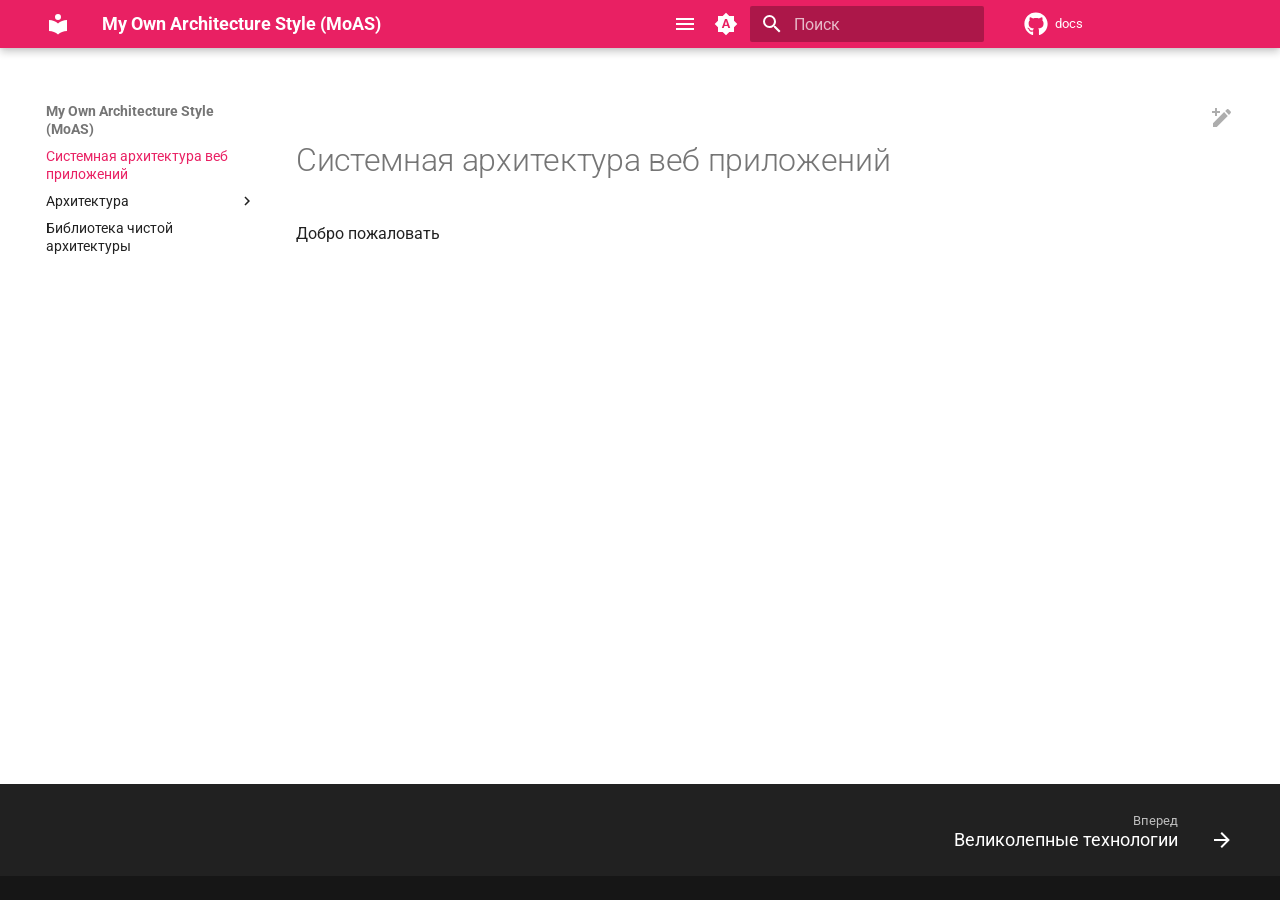
<file: index.html>
<!doctype html>
<html lang="ru" class="no-js">
  <head>
    
      <meta charset="utf-8">
      <meta name="viewport" content="width=device-width,initial-scale=1">
      
      
      
        <link rel="canonical" href="https://luferov.github.io/architecture/">
      
      
      
        <link rel="next" href="%D0%90%D1%80%D1%85%D0%B8%D1%82%D0%B5%D0%BA%D1%82%D1%83%D1%80%D0%B0/%D0%92%D0%B5%D0%BB%D0%B8%D0%BA%D0%BE%D0%BB%D0%B5%D0%BF%D0%BD%D1%8B%D0%B5%20%D1%82%D0%B5%D1%85%D0%BD%D0%BE%D0%BB%D0%BE%D0%B3%D0%B8%D0%B8/">
      
      
      <link rel="icon" href="assets/images/favicon.png">
      <meta name="generator" content="mkdocs-1.6.1, mkdocs-material-9.6.15">
    
    
      
        <title>My Own Architecture Style (MoAS)</title>
      
    
    
      <link rel="stylesheet" href="assets/stylesheets/main.342714a4.min.css">
      
        
        <link rel="stylesheet" href="assets/stylesheets/palette.06af60db.min.css">
      
      


    
    
      
    
    
      
        
        
        <link rel="preconnect" href="https://fonts.gstatic.com" crossorigin>
        <link rel="stylesheet" href="https://fonts.googleapis.com/css?family=Roboto:300,300i,400,400i,700,700i%7CRoboto+Mono:400,400i,700,700i&display=fallback">
        <style>:root{--md-text-font:"Roboto";--md-code-font:"Roboto Mono"}</style>
      
    
    
      <link rel="stylesheet" href="_theme/style.css">
    
    <script>__md_scope=new URL(".",location),__md_hash=e=>[...e].reduce(((e,_)=>(e<<5)-e+_.charCodeAt(0)),0),__md_get=(e,_=localStorage,t=__md_scope)=>JSON.parse(_.getItem(t.pathname+"."+e)),__md_set=(e,_,t=localStorage,a=__md_scope)=>{try{t.setItem(a.pathname+"."+e,JSON.stringify(_))}catch(e){}}</script>
    
      

    
    
    
  <script>(function() {
    const customDynamicStyle = document.createElement("style");
    // We must put it outside of the head and body, since they are replaced by the instant navigation feature in the Material theme
    document.documentElement.appendChild(customDynamicStyle);

    const TOGGLE_BUTTON_REFERENCE_ELEMENT_NOT_FOUND_WARNING = "[mkdocs-toggle-sidebar-plugin] Reference element for inserting 'toggle_button' not found. This version of the plugin may not be compatible with this version of the theme. Try updating both to the latest version. If that fails, you can open an GitHub issue.";

    const loadBool = (name, default_value) => {
        const value = localStorage.getItem(`TOGGLE_SIDEBAR_${name}`);
        if (value == null) {
            return default_value;
        } else {
            return value == "1";
        }
    }

    const loadNavigationState = () => loadBool("NAVIGATION", true);
    const loadTocState = () => loadBool("TOC", true);

    const saveBool = (name, value) => {
        localStorage.setItem(`TOGGLE_SIDEBAR_${name}`, value ? "1" : "0");
    }

    const toggleVisibility = (toggleNavigation, toggleTOC) => {
        let newNavigation = loadNavigationState();
        let newTOC = loadTocState();
        
        if (toggleNavigation) {
            newNavigation = !newNavigation;
            saveBool("NAVIGATION", newNavigation);
        }
        if (toggleTOC) {
            newTOC = !newTOC;
            saveBool("TOC", newTOC);
        }
        
        _setVisibility(newNavigation, newTOC);
    }

    const _setVisibility = (newNavigation, newTOC) => {
        console.debug(`Setting new visibility: navigation=${newNavigation}, TOC=${newTOC}`);
        // combine this into one operation, so that it is more efficient (for toggling both) and easier to code with dynamic CSS generation
        customDynamicStyle.innerHTML = setCombinedVisibility(newNavigation, newTOC);
    }

    // START OF INCLUDE
    // This gets replaced with the definitions of: 
    // - setCombinedVisibility(showNavigation: bool, showTOC: bool) -> string (dynamic CSS)
    // - registerKeyboardEventHandler() -> void
    const setCombinedVisibility = (showNavigation, showTOC) => {
    // Hide the button when on mobile (and menu us shown as hamburger menu anyways).
    // The exact max-width is taken from the styling of the 'body > header > nav > a' element
    
    let style = `
.mkdocs-toggle-sidebar-button {
    cursor: pointer;
    margin-right: 5px;
    margin-left: 1rem;
}

@media screen and (max-width: 76.1875em) {
    .mkdocs-toggle-sidebar-button {
        display: none;
    }
}
`;
// The TOC has a different break point than the navigation.
// It can be seen on the nav.md-nav--secondary:nth-child(1) element (60em)
// If the screen is smaller, it is shown in the navigation section if you click the nested hamburger menu
if (!showTOC) {
    style += `
@media screen and (min-width: 60em) {
    div.md-sidebar.md-sidebar--secondary {
        display: none;
    }
}
`;
        }
        
    // We always have to show the navigation in mobile view, otherwise the hamburger menu is broken
    if (!showNavigation) {
        style += `
@media screen and (min-width: 76.1875em) {
    div.md-sidebar.md-sidebar--primary {
        display: none;
    }
}
`;
    }

    return style;
}

const addToggleButton = (toggleNavigation, toggleTOC) => {
    const toggleBtn = createDefaultToggleButton(toggleNavigation, toggleTOC);
    toggleBtn.classList.add("md-icon");
  
    const titleElement = document.querySelector(".md-header__title");
    if (titleElement) {
        titleElement.parentNode.insertBefore(toggleBtn, titleElement.nextSibling);  
    } else {
        console.warn(TOGGLE_BUTTON_REFERENCE_ELEMENT_NOT_FOUND_WARNING);
    }
}

const registerKeyboardEventHandler = () => {
    // Custom key handlers: SEE https://squidfunk.github.io/mkdocs-material/setup/setting-up-navigation/?h=key+bind#docsjavascriptsshortcutsjs
    keyboard$.subscribe(key => {
        if (key.mode === "global") {
            if (coreEventListenerLogic(key.type)) {
                // event handled, stop propagation
                key.claim();
            }
        }
    });
}

    // END OF INCLUDE

    // argument: string, returns true if the key was handled and the event should be marked as already handled
    const coreEventListenerLogic = (keyChar) => {
        if (keyChar === "t") {
            toggleVisibility(false, true);
            return true;
        } else if (keyChar === "m") {
            toggleVisibility(true, false);
            return true;
        } else if (keyChar === "b") {
            toggleVisibility(true, true);
            return true;
        } else {
            return false;
        }
    }

    const onPageLoadedAction = () => {
        console.log("The mkdocs-toggle-sidebar-plugin is installed. It adds the following key bindings:\n T -> toggle table of contents sidebar\n M -> toggle navigation menu sidebar\n B -> toggle both sidebars (TOC and navigation)");

        const toggle_button = "all";
        if (toggle_button == "none") {
            // do nothing
        } else if (toggle_button == "navigation") {
            addToggleButton(true, false);
        } else if (toggle_button == "toc") {
            addToggleButton(false, true);
        } else if (toggle_button == "all") {
            addToggleButton(true, true);
        } else {
            console.error(`[mkdocs-toggle-sidebar-plugin] Unknown value for toggle_button: '${toggleButtonType}'`);
        }

        registerKeyboardEventHandler();
    }

    const createDefaultToggleButton = (toggleNavigation, toggleTOC) => {
        const toggleBtn = document.createElement("div");
        toggleBtn.className = "mkdocs-toggle-sidebar-button";
        toggleBtn.innerHTML = `<svg xmlns="http://www.w3.org/2000/svg" viewBox="0 0 24 24"><path d="M3 6h18v2H3V6m0 5h18v2H3v-2m0 5h18v2H3v-2Z"></path></svg>`;
        if (toggleNavigation && toggleTOC) {
            toggleBtn.title = "Toggle Navigation and Table of Contents";
        } else if (toggleNavigation) {
            toggleBtn.title = "Toggle Navigation";
        } else if (toggleTOC) {
            toggleBtn.title = "Toggle Table of Contents";
        }
        toggleBtn.addEventListener("click", () => toggleVisibility(toggleNavigation, toggleTOC));
        return toggleBtn;
    };

    // Export functions that the user can call to modify the state
    window.MkdocsToggleSidebarPlugin = {
        setNavigationVisibility: (show) => {
            saveBool("NAVIGATION", show);
            _setVisibility(show, loadTocState());
        },
        setTocVisibility: (show) => {
            saveBool("TOC", show);
            _setVisibility(loadNavigationState(), show);
        },
        setAllVisibility: (showNavigation, showTOC) => {
            saveBool("NAVIGATION", showNavigation);
            saveBool("TOC", showTOC);
            _setVisibility(showNavigation, showTOC);
        },
        toggleNavigationVisibility: () => toggleVisibility(true, false),
        toggleTocVisibility: () => toggleVisibility(false, true),
        toggleAllVisibility: () => toggleVisibility(true, true)
    };

    // Run this immediately instead of waiting for page.onload to prevent page flicker
    customDynamicStyle.innerHTML = setCombinedVisibility(loadNavigationState(), loadTocState());
    // console.log("Debug: hide sidebar completed");

    // SEE https://developer.mozilla.org/en-US/docs/Web/API/Document/DOMContentLoaded_event#checking_whether_loading_is_already_complete
    if (document.readyState === "loading") {
        // console.debug("Registering DOMContentLoaded event listener");
        document.addEventListener("DOMContentLoaded", onPageLoadedAction);
    } else {
        // console.debug("DOMContentLoaded has already fired");
        onPageLoadedAction();
    }
}());
</script></head>
  
  
    
    
      
    
    
    
    
    <body dir="ltr" data-md-color-scheme="default" data-md-color-primary="indigo" data-md-color-accent="indigo">
  
    
    <input class="md-toggle" data-md-toggle="drawer" type="checkbox" id="__drawer" autocomplete="off">
    <input class="md-toggle" data-md-toggle="search" type="checkbox" id="__search" autocomplete="off">
    <label class="md-overlay" for="__drawer"></label>
    <div data-md-component="skip">
      
        
        <a href="#_1" class="md-skip">
          Перейти к содержанию
        </a>
      
    </div>
    <div data-md-component="announce">
      
    </div>
    
    
      

  

<header class="md-header md-header--shadow" data-md-component="header">
  <nav class="md-header__inner md-grid" aria-label="Верхний колонтитул">
    <a href="." title="My Own Architecture Style (MoAS)" class="md-header__button md-logo" aria-label="My Own Architecture Style (MoAS)" data-md-component="logo">
      
  
  <svg xmlns="http://www.w3.org/2000/svg" viewBox="0 0 24 24"><path d="M12 8a3 3 0 0 0 3-3 3 3 0 0 0-3-3 3 3 0 0 0-3 3 3 3 0 0 0 3 3m0 3.54C9.64 9.35 6.5 8 3 8v11c3.5 0 6.64 1.35 9 3.54 2.36-2.19 5.5-3.54 9-3.54V8c-3.5 0-6.64 1.35-9 3.54"/></svg>

    </a>
    <label class="md-header__button md-icon" for="__drawer">
      
      <svg xmlns="http://www.w3.org/2000/svg" viewBox="0 0 24 24"><path d="M3 6h18v2H3zm0 5h18v2H3zm0 5h18v2H3z"/></svg>
    </label>
    <div class="md-header__title" data-md-component="header-title">
      <div class="md-header__ellipsis">
        <div class="md-header__topic">
          <span class="md-ellipsis">
            My Own Architecture Style (MoAS)
          </span>
        </div>
        <div class="md-header__topic" data-md-component="header-topic">
          <span class="md-ellipsis">
            
              Системная архитектура веб приложений
            
          </span>
        </div>
      </div>
    </div>
    
      
        <form class="md-header__option" data-md-component="palette">
  
    
    
    
    <input class="md-option" data-md-color-media="(prefers-color-scheme)" data-md-color-scheme="default" data-md-color-primary="indigo" data-md-color-accent="indigo"  aria-label="Switch to light theme"  type="radio" name="__palette" id="__palette_0">
    
      <label class="md-header__button md-icon" title="Switch to light theme" for="__palette_1" hidden>
        <svg xmlns="http://www.w3.org/2000/svg" viewBox="0 0 24 24"><path d="m14.3 16-.7-2h-3.2l-.7 2H7.8L11 7h2l3.2 9zM20 8.69V4h-4.69L12 .69 8.69 4H4v4.69L.69 12 4 15.31V20h4.69L12 23.31 15.31 20H20v-4.69L23.31 12zm-9.15 3.96h2.3L12 9z"/></svg>
      </label>
    
  
    
    
    
    <input class="md-option" data-md-color-media="(prefers-color-scheme: light)" data-md-color-scheme="default" data-md-color-primary="pink" data-md-color-accent="white"  aria-label="Switch to dark theme"  type="radio" name="__palette" id="__palette_1">
    
      <label class="md-header__button md-icon" title="Switch to dark theme" for="__palette_2" hidden>
        <svg xmlns="http://www.w3.org/2000/svg" viewBox="0 0 24 24"><path d="M17 7H7a5 5 0 0 0-5 5 5 5 0 0 0 5 5h10a5 5 0 0 0 5-5 5 5 0 0 0-5-5m0 8a3 3 0 0 1-3-3 3 3 0 0 1 3-3 3 3 0 0 1 3 3 3 3 0 0 1-3 3"/></svg>
      </label>
    
  
    
    
    
    <input class="md-option" data-md-color-media="(prefers-color-scheme: dark)" data-md-color-scheme="slate" data-md-color-primary="pink" data-md-color-accent="black"  aria-label="Switch to auto (OS settings)"  type="radio" name="__palette" id="__palette_2">
    
      <label class="md-header__button md-icon" title="Switch to auto (OS settings)" for="__palette_0" hidden>
        <svg xmlns="http://www.w3.org/2000/svg" viewBox="0 0 24 24"><path d="M17 6H7c-3.31 0-6 2.69-6 6s2.69 6 6 6h10c3.31 0 6-2.69 6-6s-2.69-6-6-6m0 10H7c-2.21 0-4-1.79-4-4s1.79-4 4-4h10c2.21 0 4 1.79 4 4s-1.79 4-4 4M7 9c-1.66 0-3 1.34-3 3s1.34 3 3 3 3-1.34 3-3-1.34-3-3-3"/></svg>
      </label>
    
  
</form>
      
    
    
      <script>var palette=__md_get("__palette");if(palette&&palette.color){if("(prefers-color-scheme)"===palette.color.media){var media=matchMedia("(prefers-color-scheme: light)"),input=document.querySelector(media.matches?"[data-md-color-media='(prefers-color-scheme: light)']":"[data-md-color-media='(prefers-color-scheme: dark)']");palette.color.media=input.getAttribute("data-md-color-media"),palette.color.scheme=input.getAttribute("data-md-color-scheme"),palette.color.primary=input.getAttribute("data-md-color-primary"),palette.color.accent=input.getAttribute("data-md-color-accent")}for(var[key,value]of Object.entries(palette.color))document.body.setAttribute("data-md-color-"+key,value)}</script>
    
    
    
      
      
        <label class="md-header__button md-icon" for="__search">
          
          <svg xmlns="http://www.w3.org/2000/svg" viewBox="0 0 24 24"><path d="M9.5 3A6.5 6.5 0 0 1 16 9.5c0 1.61-.59 3.09-1.56 4.23l.27.27h.79l5 5-1.5 1.5-5-5v-.79l-.27-.27A6.52 6.52 0 0 1 9.5 16 6.5 6.5 0 0 1 3 9.5 6.5 6.5 0 0 1 9.5 3m0 2C7 5 5 7 5 9.5S7 14 9.5 14 14 12 14 9.5 12 5 9.5 5"/></svg>
        </label>
        <div class="md-search" data-md-component="search" role="dialog">
  <label class="md-search__overlay" for="__search"></label>
  <div class="md-search__inner" role="search">
    <form class="md-search__form" name="search">
      <input type="text" class="md-search__input" name="query" aria-label="Поиск" placeholder="Поиск" autocapitalize="off" autocorrect="off" autocomplete="off" spellcheck="false" data-md-component="search-query" required>
      <label class="md-search__icon md-icon" for="__search">
        
        <svg xmlns="http://www.w3.org/2000/svg" viewBox="0 0 24 24"><path d="M9.5 3A6.5 6.5 0 0 1 16 9.5c0 1.61-.59 3.09-1.56 4.23l.27.27h.79l5 5-1.5 1.5-5-5v-.79l-.27-.27A6.52 6.52 0 0 1 9.5 16 6.5 6.5 0 0 1 3 9.5 6.5 6.5 0 0 1 9.5 3m0 2C7 5 5 7 5 9.5S7 14 9.5 14 14 12 14 9.5 12 5 9.5 5"/></svg>
        
        <svg xmlns="http://www.w3.org/2000/svg" viewBox="0 0 24 24"><path d="M20 11v2H8l5.5 5.5-1.42 1.42L4.16 12l7.92-7.92L13.5 5.5 8 11z"/></svg>
      </label>
      <nav class="md-search__options" aria-label="Поиск">
        
        <button type="reset" class="md-search__icon md-icon" title="Очистить" aria-label="Очистить" tabindex="-1">
          
          <svg xmlns="http://www.w3.org/2000/svg" viewBox="0 0 24 24"><path d="M19 6.41 17.59 5 12 10.59 6.41 5 5 6.41 10.59 12 5 17.59 6.41 19 12 13.41 17.59 19 19 17.59 13.41 12z"/></svg>
        </button>
      </nav>
      
    </form>
    <div class="md-search__output">
      <div class="md-search__scrollwrap" tabindex="0" data-md-scrollfix>
        <div class="md-search-result" data-md-component="search-result">
          <div class="md-search-result__meta">
            Инициализация поиска
          </div>
          <ol class="md-search-result__list" role="presentation"></ol>
        </div>
      </div>
    </div>
  </div>
</div>
      
    
    
      <div class="md-header__source">
        <a href="https://github.com/Luferov/architecture" title="Перейти к репозиторию" class="md-source" data-md-component="source">
  <div class="md-source__icon md-icon">
    
    <svg xmlns="http://www.w3.org/2000/svg" viewBox="0 0 496 512"><!--! Font Awesome Free 6.7.2 by @fontawesome - https://fontawesome.com License - https://fontawesome.com/license/free (Icons: CC BY 4.0, Fonts: SIL OFL 1.1, Code: MIT License) Copyright 2024 Fonticons, Inc.--><path d="M165.9 397.4c0 2-2.3 3.6-5.2 3.6-3.3.3-5.6-1.3-5.6-3.6 0-2 2.3-3.6 5.2-3.6 3-.3 5.6 1.3 5.6 3.6m-31.1-4.5c-.7 2 1.3 4.3 4.3 4.9 2.6 1 5.6 0 6.2-2s-1.3-4.3-4.3-5.2c-2.6-.7-5.5.3-6.2 2.3m44.2-1.7c-2.9.7-4.9 2.6-4.6 4.9.3 2 2.9 3.3 5.9 2.6 2.9-.7 4.9-2.6 4.6-4.6-.3-1.9-3-3.2-5.9-2.9M244.8 8C106.1 8 0 113.3 0 252c0 110.9 69.8 205.8 169.5 239.2 12.8 2.3 17.3-5.6 17.3-12.1 0-6.2-.3-40.4-.3-61.4 0 0-70 15-84.7-29.8 0 0-11.4-29.1-27.8-36.6 0 0-22.9-15.7 1.6-15.4 0 0 24.9 2 38.6 25.8 21.9 38.6 58.6 27.5 72.9 20.9 2.3-16 8.8-27.1 16-33.7-55.9-6.2-112.3-14.3-112.3-110.5 0-27.5 7.6-41.3 23.6-58.9-2.6-6.5-11.1-33.3 2.6-67.9 20.9-6.5 69 27 69 27 20-5.6 41.5-8.5 62.8-8.5s42.8 2.9 62.8 8.5c0 0 48.1-33.6 69-27 13.7 34.7 5.2 61.4 2.6 67.9 16 17.7 25.8 31.5 25.8 58.9 0 96.5-58.9 104.2-114.8 110.5 9.2 7.9 17 22.9 17 46.4 0 33.7-.3 75.4-.3 83.6 0 6.5 4.6 14.4 17.3 12.1C428.2 457.8 496 362.9 496 252 496 113.3 383.5 8 244.8 8M97.2 352.9c-1.3 1-1 3.3.7 5.2 1.6 1.6 3.9 2.3 5.2 1 1.3-1 1-3.3-.7-5.2-1.6-1.6-3.9-2.3-5.2-1m-10.8-8.1c-.7 1.3.3 2.9 2.3 3.9 1.6 1 3.6.7 4.3-.7.7-1.3-.3-2.9-2.3-3.9-2-.6-3.6-.3-4.3.7m32.4 35.6c-1.6 1.3-1 4.3 1.3 6.2 2.3 2.3 5.2 2.6 6.5 1 1.3-1.3.7-4.3-1.3-6.2-2.2-2.3-5.2-2.6-6.5-1m-11.4-14.7c-1.6 1-1.6 3.6 0 5.9s4.3 3.3 5.6 2.3c1.6-1.3 1.6-3.9 0-6.2-1.4-2.3-4-3.3-5.6-2"/></svg>
  </div>
  <div class="md-source__repository">
    docs
  </div>
</a>
      </div>
    
  </nav>
  
</header>
    
    <div class="md-container" data-md-component="container">
      
      
        
          
        
      
      <main class="md-main" data-md-component="main">
        <div class="md-main__inner md-grid">
          
            
              
              <div class="md-sidebar md-sidebar--primary" data-md-component="sidebar" data-md-type="navigation" >
                <div class="md-sidebar__scrollwrap">
                  <div class="md-sidebar__inner">
                    



  

<nav class="md-nav md-nav--primary md-nav--integrated" aria-label="Навигация" data-md-level="0">
  <label class="md-nav__title" for="__drawer">
    <a href="." title="My Own Architecture Style (MoAS)" class="md-nav__button md-logo" aria-label="My Own Architecture Style (MoAS)" data-md-component="logo">
      
  
  <svg xmlns="http://www.w3.org/2000/svg" viewBox="0 0 24 24"><path d="M12 8a3 3 0 0 0 3-3 3 3 0 0 0-3-3 3 3 0 0 0-3 3 3 3 0 0 0 3 3m0 3.54C9.64 9.35 6.5 8 3 8v11c3.5 0 6.64 1.35 9 3.54 2.36-2.19 5.5-3.54 9-3.54V8c-3.5 0-6.64 1.35-9 3.54"/></svg>

    </a>
    My Own Architecture Style (MoAS)
  </label>
  
    <div class="md-nav__source">
      <a href="https://github.com/Luferov/architecture" title="Перейти к репозиторию" class="md-source" data-md-component="source">
  <div class="md-source__icon md-icon">
    
    <svg xmlns="http://www.w3.org/2000/svg" viewBox="0 0 496 512"><!--! Font Awesome Free 6.7.2 by @fontawesome - https://fontawesome.com License - https://fontawesome.com/license/free (Icons: CC BY 4.0, Fonts: SIL OFL 1.1, Code: MIT License) Copyright 2024 Fonticons, Inc.--><path d="M165.9 397.4c0 2-2.3 3.6-5.2 3.6-3.3.3-5.6-1.3-5.6-3.6 0-2 2.3-3.6 5.2-3.6 3-.3 5.6 1.3 5.6 3.6m-31.1-4.5c-.7 2 1.3 4.3 4.3 4.9 2.6 1 5.6 0 6.2-2s-1.3-4.3-4.3-5.2c-2.6-.7-5.5.3-6.2 2.3m44.2-1.7c-2.9.7-4.9 2.6-4.6 4.9.3 2 2.9 3.3 5.9 2.6 2.9-.7 4.9-2.6 4.6-4.6-.3-1.9-3-3.2-5.9-2.9M244.8 8C106.1 8 0 113.3 0 252c0 110.9 69.8 205.8 169.5 239.2 12.8 2.3 17.3-5.6 17.3-12.1 0-6.2-.3-40.4-.3-61.4 0 0-70 15-84.7-29.8 0 0-11.4-29.1-27.8-36.6 0 0-22.9-15.7 1.6-15.4 0 0 24.9 2 38.6 25.8 21.9 38.6 58.6 27.5 72.9 20.9 2.3-16 8.8-27.1 16-33.7-55.9-6.2-112.3-14.3-112.3-110.5 0-27.5 7.6-41.3 23.6-58.9-2.6-6.5-11.1-33.3 2.6-67.9 20.9-6.5 69 27 69 27 20-5.6 41.5-8.5 62.8-8.5s42.8 2.9 62.8 8.5c0 0 48.1-33.6 69-27 13.7 34.7 5.2 61.4 2.6 67.9 16 17.7 25.8 31.5 25.8 58.9 0 96.5-58.9 104.2-114.8 110.5 9.2 7.9 17 22.9 17 46.4 0 33.7-.3 75.4-.3 83.6 0 6.5 4.6 14.4 17.3 12.1C428.2 457.8 496 362.9 496 252 496 113.3 383.5 8 244.8 8M97.2 352.9c-1.3 1-1 3.3.7 5.2 1.6 1.6 3.9 2.3 5.2 1 1.3-1 1-3.3-.7-5.2-1.6-1.6-3.9-2.3-5.2-1m-10.8-8.1c-.7 1.3.3 2.9 2.3 3.9 1.6 1 3.6.7 4.3-.7.7-1.3-.3-2.9-2.3-3.9-2-.6-3.6-.3-4.3.7m32.4 35.6c-1.6 1.3-1 4.3 1.3 6.2 2.3 2.3 5.2 2.6 6.5 1 1.3-1.3.7-4.3-1.3-6.2-2.2-2.3-5.2-2.6-6.5-1m-11.4-14.7c-1.6 1-1.6 3.6 0 5.9s4.3 3.3 5.6 2.3c1.6-1.3 1.6-3.9 0-6.2-1.4-2.3-4-3.3-5.6-2"/></svg>
  </div>
  <div class="md-source__repository">
    docs
  </div>
</a>
    </div>
  
  <ul class="md-nav__list" data-md-scrollfix>
    
      
      
  
  
    
  
  
  
    <li class="md-nav__item md-nav__item--active">
      
      <input class="md-nav__toggle md-toggle" type="checkbox" id="__toc">
      
      
        
      
      
      <a href="." class="md-nav__link md-nav__link--active">
        
  
  
  <span class="md-ellipsis">
    Системная архитектура веб приложений
    
  </span>
  

      </a>
      
    </li>
  

    
      
      
  
  
  
  
    
    
    
    
    
    <li class="md-nav__item md-nav__item--nested">
      
        
        
        <input class="md-nav__toggle md-toggle " type="checkbox" id="__nav_2" >
        
          
          <label class="md-nav__link" for="__nav_2" id="__nav_2_label" tabindex="0">
            
  
  
  <span class="md-ellipsis">
    Архитектура
    
  </span>
  

            <span class="md-nav__icon md-icon"></span>
          </label>
        
        <nav class="md-nav" data-md-level="1" aria-labelledby="__nav_2_label" aria-expanded="false">
          <label class="md-nav__title" for="__nav_2">
            <span class="md-nav__icon md-icon"></span>
            Архитектура
          </label>
          <ul class="md-nav__list" data-md-scrollfix>
            
              
                
  
  
  
  
    <li class="md-nav__item">
      <a href="%D0%90%D1%80%D1%85%D0%B8%D1%82%D0%B5%D0%BA%D1%82%D1%83%D1%80%D0%B0/%D0%92%D0%B5%D0%BB%D0%B8%D0%BA%D0%BE%D0%BB%D0%B5%D0%BF%D0%BD%D1%8B%D0%B5%20%D1%82%D0%B5%D1%85%D0%BD%D0%BE%D0%BB%D0%BE%D0%B3%D0%B8%D0%B8/" class="md-nav__link">
        
  
  
  <span class="md-ellipsis">
    Великолепные технологии
    
  </span>
  

      </a>
    </li>
  

              
            
              
                
  
  
  
  
    <li class="md-nav__item">
      <a href="%D0%90%D1%80%D1%85%D0%B8%D1%82%D0%B5%D0%BA%D1%82%D1%83%D1%80%D0%B0/%D0%A1%D0%BE%D0%B3%D0%BB%D0%B0%D1%88%D0%B5%D0%BD%D0%B8%D1%8F%20%D0%BE%D0%B1%20%D0%B8%D0%BC%D0%B5%D0%BD%D0%B0%D1%85%20REST%20API/" class="md-nav__link">
        
  
  
  <span class="md-ellipsis">
    Соглашения об именах REST API
    
  </span>
  

      </a>
    </li>
  

              
            
              
                
  
  
  
  
    <li class="md-nav__item">
      <a href="%D0%90%D1%80%D1%85%D0%B8%D1%82%D0%B5%D0%BA%D1%82%D1%83%D1%80%D0%B0/%D0%A1%D1%82%D0%B0%D0%BD%D0%B4%D0%B0%D1%80%D1%82%D0%BD%D1%8B%D0%B9%20%D0%BF%D1%80%D0%BE%D1%86%D0%B5%D1%81%D1%81%20CI%20%D0%B8%20CD/" class="md-nav__link">
        
  
  
  <span class="md-ellipsis">
    Стандартный процесс CI и CD
    
  </span>
  

      </a>
    </li>
  

              
            
              
                
  
  
  
  
    
    
    
    
    
    <li class="md-nav__item md-nav__item--nested">
      
        
        
        <input class="md-nav__toggle md-toggle " type="checkbox" id="__nav_2_4" >
        
          
          <label class="md-nav__link" for="__nav_2_4" id="__nav_2_4_label" tabindex="0">
            
  
  
  <span class="md-ellipsis">
    Системная архитектура
    
  </span>
  

            <span class="md-nav__icon md-icon"></span>
          </label>
        
        <nav class="md-nav" data-md-level="2" aria-labelledby="__nav_2_4_label" aria-expanded="false">
          <label class="md-nav__title" for="__nav_2_4">
            <span class="md-nav__icon md-icon"></span>
            Системная архитектура
          </label>
          <ul class="md-nav__list" data-md-scrollfix>
            
              
                
  
  
  
  
    <li class="md-nav__item">
      <a href="%D0%90%D1%80%D1%85%D0%B8%D1%82%D0%B5%D0%BA%D1%82%D1%83%D1%80%D0%B0/%D0%A1%D0%B8%D1%81%D1%82%D0%B5%D0%BC%D0%BD%D0%B0%D1%8F%20%D0%B0%D1%80%D1%85%D0%B8%D1%82%D0%B5%D0%BA%D1%82%D1%83%D1%80%D0%B0/%D0%90%D1%80%D1%85%D0%B8%D1%82%D0%B5%D0%BA%D1%82%D1%83%D1%80%D0%B0%20%D0%BF%D1%80%D0%B8%D0%BB%D0%BE%D0%B6%D0%B5%D0%BD%D0%B8%D0%B9%20%D0%BD%D0%B0%20Python%20%28FastAPI%29/" class="md-nav__link">
        
  
  
  <span class="md-ellipsis">
    Архитектура приложений на Python (FastAPI)
    
  </span>
  

      </a>
    </li>
  

              
            
              
                
  
  
  
  
    <li class="md-nav__item">
      <a href="%D0%90%D1%80%D1%85%D0%B8%D1%82%D0%B5%D0%BA%D1%82%D1%83%D1%80%D0%B0/%D0%A1%D0%B8%D1%81%D1%82%D0%B5%D0%BC%D0%BD%D0%B0%D1%8F%20%D0%B0%D1%80%D1%85%D0%B8%D1%82%D0%B5%D0%BA%D1%82%D1%83%D1%80%D0%B0/%D0%90%D1%80%D1%85%D0%B8%D1%82%D0%B5%D0%BA%D1%82%D1%83%D1%80%D0%B0%20%D1%84%D1%80%D0%BE%D0%BD%D1%82%D0%B5%D0%BD%D0%B4%20%D0%BF%D1%80%D0%B8%D0%BB%D0%BE%D0%B6%D0%B5%D0%BD%D0%B8%D0%B9%20%D0%BD%D0%B0%20%D0%BF%D0%BB%D0%B0%D1%82%D1%84%D0%BE%D1%80%D0%BC%D0%B5%20NextJS/" class="md-nav__link">
        
  
  
  <span class="md-ellipsis">
    Архитектура фронтенд приложений на платформе NextJS
    
  </span>
  

      </a>
    </li>
  

              
            
          </ul>
        </nav>
      
    </li>
  

              
            
          </ul>
        </nav>
      
    </li>
  

    
      
      
  
  
  
  
    <li class="md-nav__item">
      <a href="https://github.com/Luferov/fast-clean" class="md-nav__link">
        
  
  
  <span class="md-ellipsis">
    Библиотека чистой архитектуры
    
  </span>
  

      </a>
    </li>
  

    
  </ul>
</nav>
                  </div>
                </div>
              </div>
            
            
          
          
            <div class="md-content" data-md-component="content">
              <article class="md-content__inner md-typeset">
                
                  


  
    <a href="https://github.com/Luferov/architecture/edit/master/docs/index.md" title="Редактировать страницу" class="md-content__button md-icon" rel="edit">
      
      <svg xmlns="http://www.w3.org/2000/svg" viewBox="0 0 24 24"><path d="M20.7 7c.4-.4.4-1 0-1.4l-2.3-2.3c-.4-.4-1-.4-1.4 0l-1.8 1.8L19 8.9M3 17.2V21h3.8l11-11.1-3.7-3.8zM7 2v3h3v2H7v3H5V7H2V5h3V2z"/></svg>
    </a>
  
  


<h1 id="_1">Системная архитектура веб приложений<a class="headerlink" href="#_1" title="Permanent link">&para;</a></h1>
<p>Добро пожаловать</p>












                
              </article>
            </div>
          
          
<script>var target=document.getElementById(location.hash.slice(1));target&&target.name&&(target.checked=target.name.startsWith("__tabbed_"))</script>
        </div>
        
      </main>
      
        <footer class="md-footer">
  
    
      
      <nav class="md-footer__inner md-grid" aria-label="Нижний колонтитул" >
        
        
          
          <a href="%D0%90%D1%80%D1%85%D0%B8%D1%82%D0%B5%D0%BA%D1%82%D1%83%D1%80%D0%B0/%D0%92%D0%B5%D0%BB%D0%B8%D0%BA%D0%BE%D0%BB%D0%B5%D0%BF%D0%BD%D1%8B%D0%B5%20%D1%82%D0%B5%D1%85%D0%BD%D0%BE%D0%BB%D0%BE%D0%B3%D0%B8%D0%B8/" class="md-footer__link md-footer__link--next" aria-label="Вперед: Великолепные технологии">
            <div class="md-footer__title">
              <span class="md-footer__direction">
                Вперед
              </span>
              <div class="md-ellipsis">
                Великолепные технологии
              </div>
            </div>
            <div class="md-footer__button md-icon">
              
              <svg xmlns="http://www.w3.org/2000/svg" viewBox="0 0 24 24"><path d="M4 11v2h12l-5.5 5.5 1.42 1.42L19.84 12l-7.92-7.92L10.5 5.5 16 11z"/></svg>
            </div>
          </a>
        
      </nav>
    
  
  <div class="md-footer-meta md-typeset">
    <div class="md-footer-meta__inner md-grid">
      <div class="md-copyright">
  
  
</div>
      
    </div>
  </div>
</footer>
      
    </div>
    <div class="md-dialog" data-md-component="dialog">
      <div class="md-dialog__inner md-typeset"></div>
    </div>
    
    
    
      
      <script id="__config" type="application/json">{"base": ".", "features": ["header.autohide", "navigation.path", "navigation.footer", "toc.integrate", "content.action.edit", "content.code.annotate", "content.code.select", "content.code.copy", "announce.dismiss"], "search": "assets/javascripts/workers/search.d50fe291.min.js", "tags": null, "translations": {"clipboard.copied": "\u0421\u043a\u043e\u043f\u0438\u0440\u043e\u0432\u0430\u043d\u043e \u0432 \u0431\u0443\u0444\u0435\u0440", "clipboard.copy": "\u041a\u043e\u043f\u0438\u0440\u043e\u0432\u0430\u0442\u044c \u0432 \u0431\u0443\u0444\u0435\u0440", "search.result.more.one": "\u0415\u0449\u0451 1 \u043d\u0430 \u044d\u0442\u043e\u0439 \u0441\u0442\u0440\u0430\u043d\u0438\u0446\u0435", "search.result.more.other": "\u0415\u0449\u0451 # \u043d\u0430 \u044d\u0442\u043e\u0439 \u0441\u0442\u0440\u0430\u043d\u0438\u0446\u0435", "search.result.none": "\u0421\u043e\u0432\u043f\u0430\u0434\u0435\u043d\u0438\u0439 \u043d\u0435 \u043d\u0430\u0439\u0434\u0435\u043d\u043e", "search.result.one": "\u041d\u0430\u0439\u0434\u0435\u043d\u043e 1 \u0441\u043e\u0432\u043f\u0430\u0434\u0435\u043d\u0438\u0435", "search.result.other": "\u041d\u0430\u0439\u0434\u0435\u043d\u043e \u0441\u043e\u0432\u043f\u0430\u0434\u0435\u043d\u0438\u0439: #", "search.result.placeholder": "\u041d\u0430\u0447\u043d\u0438\u0442\u0435 \u043f\u0435\u0447\u0430\u0442\u0430\u0442\u044c \u0434\u043b\u044f \u043f\u043e\u0438\u0441\u043a\u0430", "search.result.term.missing": "\u041e\u0442\u0441\u0443\u0442\u0441\u0442\u0432\u0443\u0435\u0442", "select.version": "\u0412\u044b\u0431\u0435\u0440\u0438\u0442\u0435 \u0432\u0435\u0440\u0441\u0438\u044e"}, "version": null}</script>
    
    
      <script src="assets/javascripts/bundle.56ea9cef.min.js"></script>
      
    
  </body>
</html>
</file>
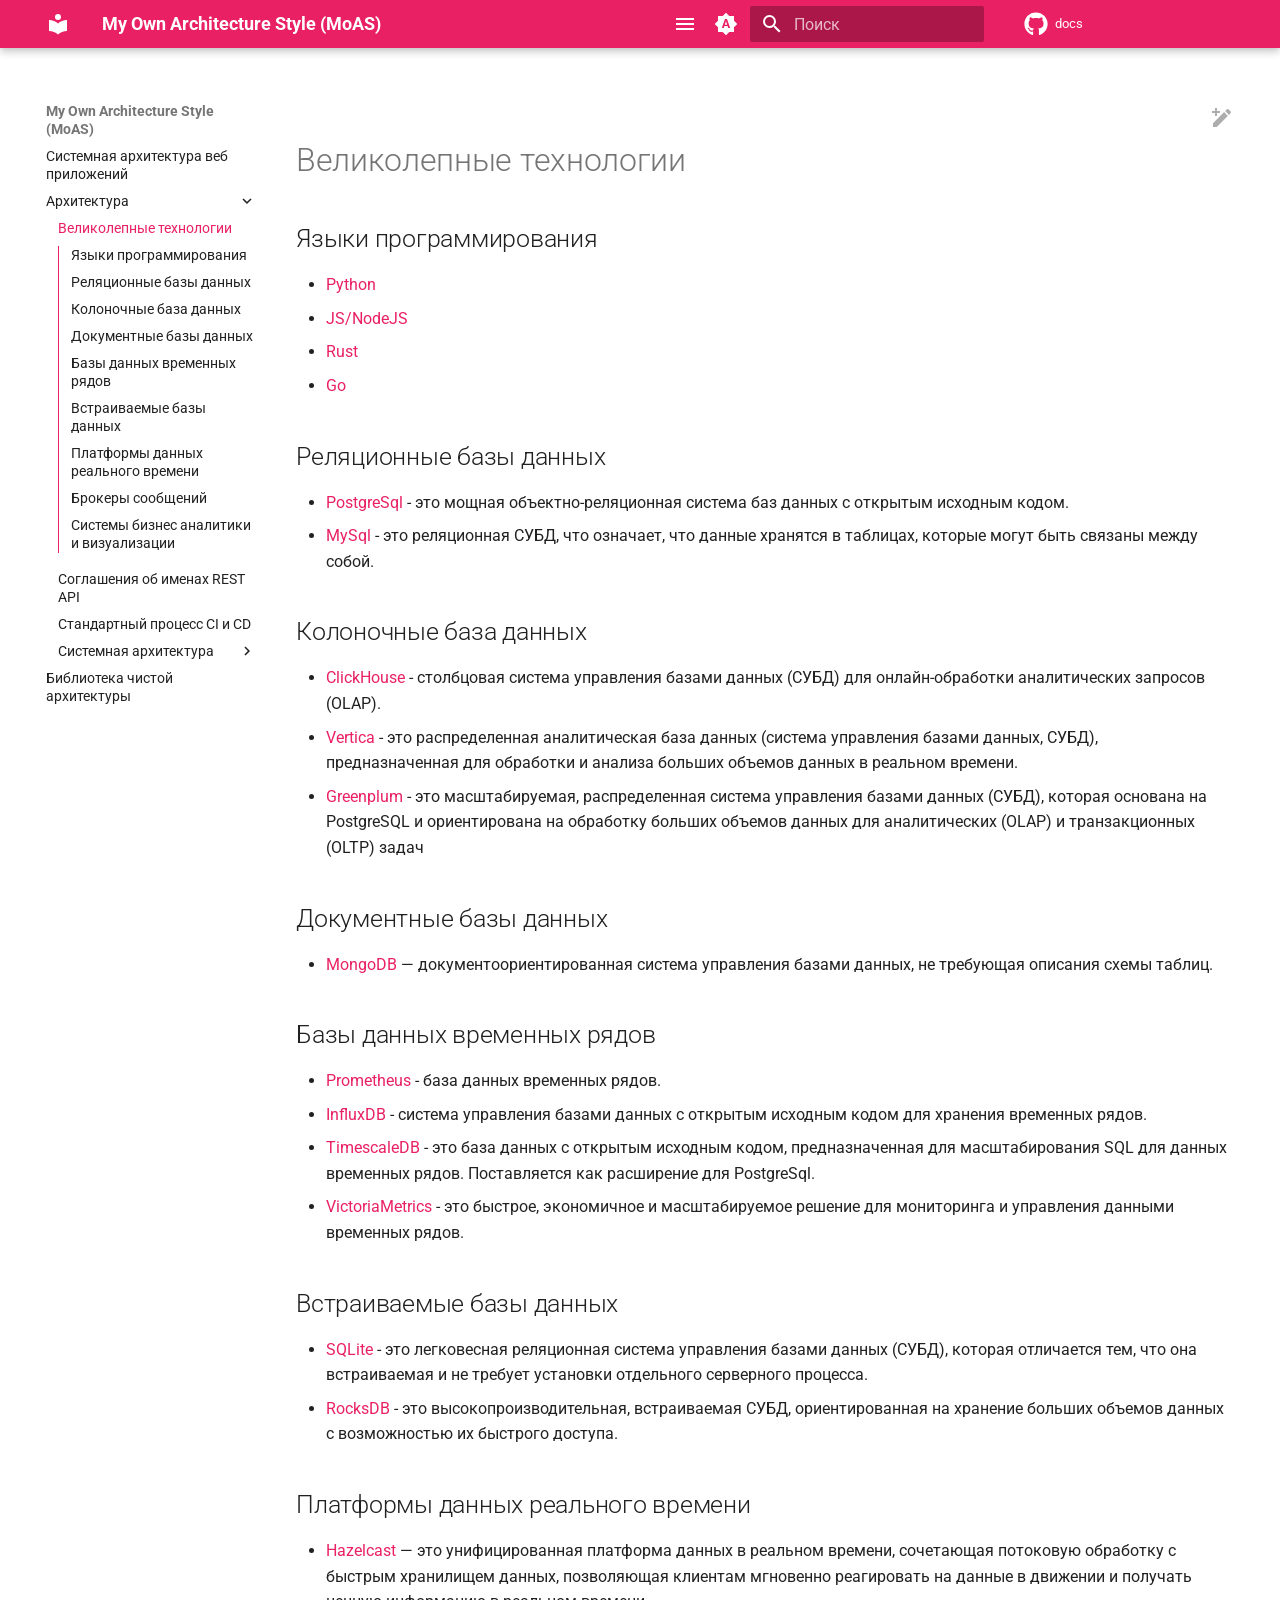
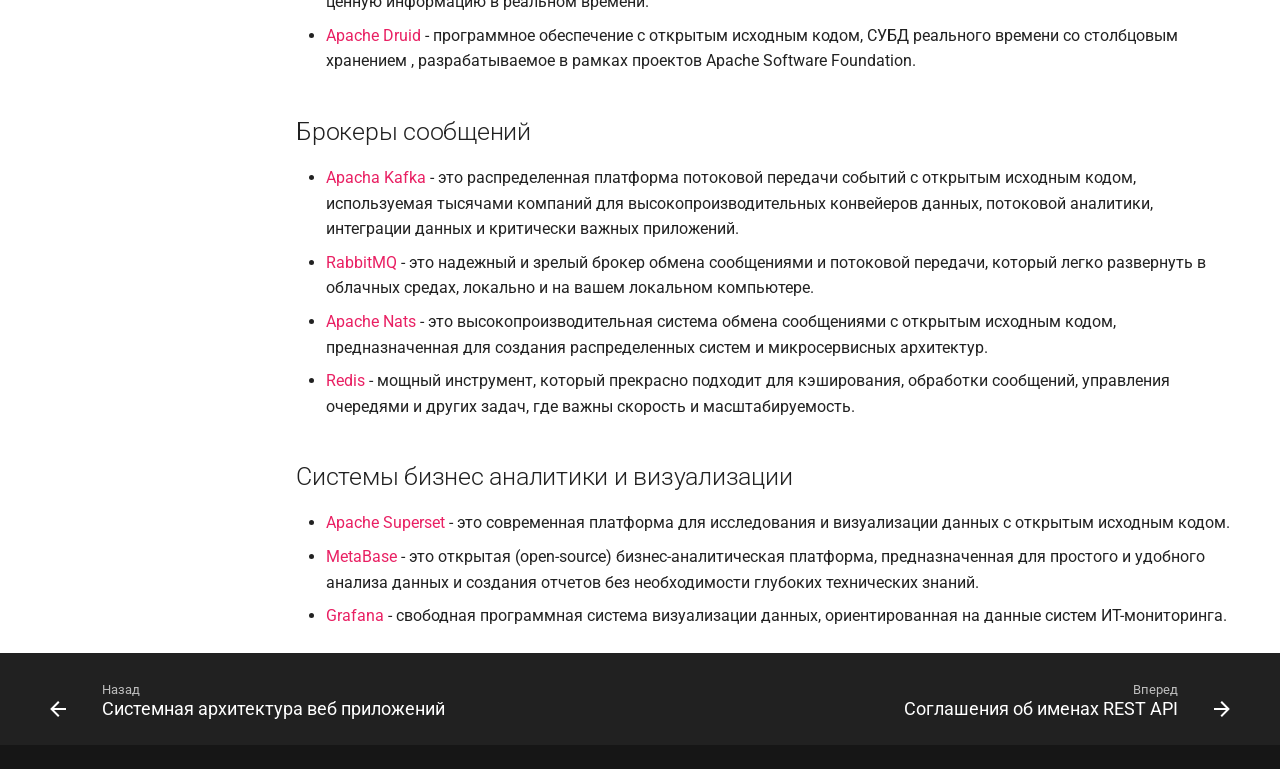
<file: Архитектура/Великолепные технологии/index.html>
<!doctype html>
<html lang="ru" class="no-js">
  <head>
    
      <meta charset="utf-8">
      <meta name="viewport" content="width=device-width,initial-scale=1">
      
      
      
        <link rel="canonical" href="https://luferov.github.io/architecture/%D0%90%D1%80%D1%85%D0%B8%D1%82%D0%B5%D0%BA%D1%82%D1%83%D1%80%D0%B0/%D0%92%D0%B5%D0%BB%D0%B8%D0%BA%D0%BE%D0%BB%D0%B5%D0%BF%D0%BD%D1%8B%D0%B5%20%D1%82%D0%B5%D1%85%D0%BD%D0%BE%D0%BB%D0%BE%D0%B3%D0%B8%D0%B8/">
      
      
        <link rel="prev" href="../..">
      
      
        <link rel="next" href="../%D0%A1%D0%BE%D0%B3%D0%BB%D0%B0%D1%88%D0%B5%D0%BD%D0%B8%D1%8F%20%D0%BE%D0%B1%20%D0%B8%D0%BC%D0%B5%D0%BD%D0%B0%D1%85%20REST%20API/">
      
      
      <link rel="icon" href="../../assets/images/favicon.png">
      <meta name="generator" content="mkdocs-1.6.1, mkdocs-material-9.6.15">
    
    
      
        <title>Великолепные технологии - My Own Architecture Style (MoAS)</title>
      
    
    
      <link rel="stylesheet" href="../../assets/stylesheets/main.342714a4.min.css">
      
        
        <link rel="stylesheet" href="../../assets/stylesheets/palette.06af60db.min.css">
      
      


    
    
      
    
    
      
        
        
        <link rel="preconnect" href="https://fonts.gstatic.com" crossorigin>
        <link rel="stylesheet" href="https://fonts.googleapis.com/css?family=Roboto:300,300i,400,400i,700,700i%7CRoboto+Mono:400,400i,700,700i&display=fallback">
        <style>:root{--md-text-font:"Roboto";--md-code-font:"Roboto Mono"}</style>
      
    
    
      <link rel="stylesheet" href="../../_theme/style.css">
    
    <script>__md_scope=new URL("../..",location),__md_hash=e=>[...e].reduce(((e,_)=>(e<<5)-e+_.charCodeAt(0)),0),__md_get=(e,_=localStorage,t=__md_scope)=>JSON.parse(_.getItem(t.pathname+"."+e)),__md_set=(e,_,t=localStorage,a=__md_scope)=>{try{t.setItem(a.pathname+"."+e,JSON.stringify(_))}catch(e){}}</script>
    
      

    
    
    
  <script>(function() {
    const customDynamicStyle = document.createElement("style");
    // We must put it outside of the head and body, since they are replaced by the instant navigation feature in the Material theme
    document.documentElement.appendChild(customDynamicStyle);

    const TOGGLE_BUTTON_REFERENCE_ELEMENT_NOT_FOUND_WARNING = "[mkdocs-toggle-sidebar-plugin] Reference element for inserting 'toggle_button' not found. This version of the plugin may not be compatible with this version of the theme. Try updating both to the latest version. If that fails, you can open an GitHub issue.";

    const loadBool = (name, default_value) => {
        const value = localStorage.getItem(`TOGGLE_SIDEBAR_${name}`);
        if (value == null) {
            return default_value;
        } else {
            return value == "1";
        }
    }

    const loadNavigationState = () => loadBool("NAVIGATION", true);
    const loadTocState = () => loadBool("TOC", true);

    const saveBool = (name, value) => {
        localStorage.setItem(`TOGGLE_SIDEBAR_${name}`, value ? "1" : "0");
    }

    const toggleVisibility = (toggleNavigation, toggleTOC) => {
        let newNavigation = loadNavigationState();
        let newTOC = loadTocState();
        
        if (toggleNavigation) {
            newNavigation = !newNavigation;
            saveBool("NAVIGATION", newNavigation);
        }
        if (toggleTOC) {
            newTOC = !newTOC;
            saveBool("TOC", newTOC);
        }
        
        _setVisibility(newNavigation, newTOC);
    }

    const _setVisibility = (newNavigation, newTOC) => {
        console.debug(`Setting new visibility: navigation=${newNavigation}, TOC=${newTOC}`);
        // combine this into one operation, so that it is more efficient (for toggling both) and easier to code with dynamic CSS generation
        customDynamicStyle.innerHTML = setCombinedVisibility(newNavigation, newTOC);
    }

    // START OF INCLUDE
    // This gets replaced with the definitions of: 
    // - setCombinedVisibility(showNavigation: bool, showTOC: bool) -> string (dynamic CSS)
    // - registerKeyboardEventHandler() -> void
    const setCombinedVisibility = (showNavigation, showTOC) => {
    // Hide the button when on mobile (and menu us shown as hamburger menu anyways).
    // The exact max-width is taken from the styling of the 'body > header > nav > a' element
    
    let style = `
.mkdocs-toggle-sidebar-button {
    cursor: pointer;
    margin-right: 5px;
    margin-left: 1rem;
}

@media screen and (max-width: 76.1875em) {
    .mkdocs-toggle-sidebar-button {
        display: none;
    }
}
`;
// The TOC has a different break point than the navigation.
// It can be seen on the nav.md-nav--secondary:nth-child(1) element (60em)
// If the screen is smaller, it is shown in the navigation section if you click the nested hamburger menu
if (!showTOC) {
    style += `
@media screen and (min-width: 60em) {
    div.md-sidebar.md-sidebar--secondary {
        display: none;
    }
}
`;
        }
        
    // We always have to show the navigation in mobile view, otherwise the hamburger menu is broken
    if (!showNavigation) {
        style += `
@media screen and (min-width: 76.1875em) {
    div.md-sidebar.md-sidebar--primary {
        display: none;
    }
}
`;
    }

    return style;
}

const addToggleButton = (toggleNavigation, toggleTOC) => {
    const toggleBtn = createDefaultToggleButton(toggleNavigation, toggleTOC);
    toggleBtn.classList.add("md-icon");
  
    const titleElement = document.querySelector(".md-header__title");
    if (titleElement) {
        titleElement.parentNode.insertBefore(toggleBtn, titleElement.nextSibling);  
    } else {
        console.warn(TOGGLE_BUTTON_REFERENCE_ELEMENT_NOT_FOUND_WARNING);
    }
}

const registerKeyboardEventHandler = () => {
    // Custom key handlers: SEE https://squidfunk.github.io/mkdocs-material/setup/setting-up-navigation/?h=key+bind#docsjavascriptsshortcutsjs
    keyboard$.subscribe(key => {
        if (key.mode === "global") {
            if (coreEventListenerLogic(key.type)) {
                // event handled, stop propagation
                key.claim();
            }
        }
    });
}

    // END OF INCLUDE

    // argument: string, returns true if the key was handled and the event should be marked as already handled
    const coreEventListenerLogic = (keyChar) => {
        if (keyChar === "t") {
            toggleVisibility(false, true);
            return true;
        } else if (keyChar === "m") {
            toggleVisibility(true, false);
            return true;
        } else if (keyChar === "b") {
            toggleVisibility(true, true);
            return true;
        } else {
            return false;
        }
    }

    const onPageLoadedAction = () => {
        console.log("The mkdocs-toggle-sidebar-plugin is installed. It adds the following key bindings:\n T -> toggle table of contents sidebar\n M -> toggle navigation menu sidebar\n B -> toggle both sidebars (TOC and navigation)");

        const toggle_button = "all";
        if (toggle_button == "none") {
            // do nothing
        } else if (toggle_button == "navigation") {
            addToggleButton(true, false);
        } else if (toggle_button == "toc") {
            addToggleButton(false, true);
        } else if (toggle_button == "all") {
            addToggleButton(true, true);
        } else {
            console.error(`[mkdocs-toggle-sidebar-plugin] Unknown value for toggle_button: '${toggleButtonType}'`);
        }

        registerKeyboardEventHandler();
    }

    const createDefaultToggleButton = (toggleNavigation, toggleTOC) => {
        const toggleBtn = document.createElement("div");
        toggleBtn.className = "mkdocs-toggle-sidebar-button";
        toggleBtn.innerHTML = `<svg xmlns="http://www.w3.org/2000/svg" viewBox="0 0 24 24"><path d="M3 6h18v2H3V6m0 5h18v2H3v-2m0 5h18v2H3v-2Z"></path></svg>`;
        if (toggleNavigation && toggleTOC) {
            toggleBtn.title = "Toggle Navigation and Table of Contents";
        } else if (toggleNavigation) {
            toggleBtn.title = "Toggle Navigation";
        } else if (toggleTOC) {
            toggleBtn.title = "Toggle Table of Contents";
        }
        toggleBtn.addEventListener("click", () => toggleVisibility(toggleNavigation, toggleTOC));
        return toggleBtn;
    };

    // Export functions that the user can call to modify the state
    window.MkdocsToggleSidebarPlugin = {
        setNavigationVisibility: (show) => {
            saveBool("NAVIGATION", show);
            _setVisibility(show, loadTocState());
        },
        setTocVisibility: (show) => {
            saveBool("TOC", show);
            _setVisibility(loadNavigationState(), show);
        },
        setAllVisibility: (showNavigation, showTOC) => {
            saveBool("NAVIGATION", showNavigation);
            saveBool("TOC", showTOC);
            _setVisibility(showNavigation, showTOC);
        },
        toggleNavigationVisibility: () => toggleVisibility(true, false),
        toggleTocVisibility: () => toggleVisibility(false, true),
        toggleAllVisibility: () => toggleVisibility(true, true)
    };

    // Run this immediately instead of waiting for page.onload to prevent page flicker
    customDynamicStyle.innerHTML = setCombinedVisibility(loadNavigationState(), loadTocState());
    // console.log("Debug: hide sidebar completed");

    // SEE https://developer.mozilla.org/en-US/docs/Web/API/Document/DOMContentLoaded_event#checking_whether_loading_is_already_complete
    if (document.readyState === "loading") {
        // console.debug("Registering DOMContentLoaded event listener");
        document.addEventListener("DOMContentLoaded", onPageLoadedAction);
    } else {
        // console.debug("DOMContentLoaded has already fired");
        onPageLoadedAction();
    }
}());
</script></head>
  
  
    
    
      
    
    
    
    
    <body dir="ltr" data-md-color-scheme="default" data-md-color-primary="indigo" data-md-color-accent="indigo">
  
    
    <input class="md-toggle" data-md-toggle="drawer" type="checkbox" id="__drawer" autocomplete="off">
    <input class="md-toggle" data-md-toggle="search" type="checkbox" id="__search" autocomplete="off">
    <label class="md-overlay" for="__drawer"></label>
    <div data-md-component="skip">
      
        
        <a href="#_1" class="md-skip">
          Перейти к содержанию
        </a>
      
    </div>
    <div data-md-component="announce">
      
    </div>
    
    
      

  

<header class="md-header md-header--shadow" data-md-component="header">
  <nav class="md-header__inner md-grid" aria-label="Верхний колонтитул">
    <a href="../.." title="My Own Architecture Style (MoAS)" class="md-header__button md-logo" aria-label="My Own Architecture Style (MoAS)" data-md-component="logo">
      
  
  <svg xmlns="http://www.w3.org/2000/svg" viewBox="0 0 24 24"><path d="M12 8a3 3 0 0 0 3-3 3 3 0 0 0-3-3 3 3 0 0 0-3 3 3 3 0 0 0 3 3m0 3.54C9.64 9.35 6.5 8 3 8v11c3.5 0 6.64 1.35 9 3.54 2.36-2.19 5.5-3.54 9-3.54V8c-3.5 0-6.64 1.35-9 3.54"/></svg>

    </a>
    <label class="md-header__button md-icon" for="__drawer">
      
      <svg xmlns="http://www.w3.org/2000/svg" viewBox="0 0 24 24"><path d="M3 6h18v2H3zm0 5h18v2H3zm0 5h18v2H3z"/></svg>
    </label>
    <div class="md-header__title" data-md-component="header-title">
      <div class="md-header__ellipsis">
        <div class="md-header__topic">
          <span class="md-ellipsis">
            My Own Architecture Style (MoAS)
          </span>
        </div>
        <div class="md-header__topic" data-md-component="header-topic">
          <span class="md-ellipsis">
            
              Великолепные технологии
            
          </span>
        </div>
      </div>
    </div>
    
      
        <form class="md-header__option" data-md-component="palette">
  
    
    
    
    <input class="md-option" data-md-color-media="(prefers-color-scheme)" data-md-color-scheme="default" data-md-color-primary="indigo" data-md-color-accent="indigo"  aria-label="Switch to light theme"  type="radio" name="__palette" id="__palette_0">
    
      <label class="md-header__button md-icon" title="Switch to light theme" for="__palette_1" hidden>
        <svg xmlns="http://www.w3.org/2000/svg" viewBox="0 0 24 24"><path d="m14.3 16-.7-2h-3.2l-.7 2H7.8L11 7h2l3.2 9zM20 8.69V4h-4.69L12 .69 8.69 4H4v4.69L.69 12 4 15.31V20h4.69L12 23.31 15.31 20H20v-4.69L23.31 12zm-9.15 3.96h2.3L12 9z"/></svg>
      </label>
    
  
    
    
    
    <input class="md-option" data-md-color-media="(prefers-color-scheme: light)" data-md-color-scheme="default" data-md-color-primary="pink" data-md-color-accent="white"  aria-label="Switch to dark theme"  type="radio" name="__palette" id="__palette_1">
    
      <label class="md-header__button md-icon" title="Switch to dark theme" for="__palette_2" hidden>
        <svg xmlns="http://www.w3.org/2000/svg" viewBox="0 0 24 24"><path d="M17 7H7a5 5 0 0 0-5 5 5 5 0 0 0 5 5h10a5 5 0 0 0 5-5 5 5 0 0 0-5-5m0 8a3 3 0 0 1-3-3 3 3 0 0 1 3-3 3 3 0 0 1 3 3 3 3 0 0 1-3 3"/></svg>
      </label>
    
  
    
    
    
    <input class="md-option" data-md-color-media="(prefers-color-scheme: dark)" data-md-color-scheme="slate" data-md-color-primary="pink" data-md-color-accent="black"  aria-label="Switch to auto (OS settings)"  type="radio" name="__palette" id="__palette_2">
    
      <label class="md-header__button md-icon" title="Switch to auto (OS settings)" for="__palette_0" hidden>
        <svg xmlns="http://www.w3.org/2000/svg" viewBox="0 0 24 24"><path d="M17 6H7c-3.31 0-6 2.69-6 6s2.69 6 6 6h10c3.31 0 6-2.69 6-6s-2.69-6-6-6m0 10H7c-2.21 0-4-1.79-4-4s1.79-4 4-4h10c2.21 0 4 1.79 4 4s-1.79 4-4 4M7 9c-1.66 0-3 1.34-3 3s1.34 3 3 3 3-1.34 3-3-1.34-3-3-3"/></svg>
      </label>
    
  
</form>
      
    
    
      <script>var palette=__md_get("__palette");if(palette&&palette.color){if("(prefers-color-scheme)"===palette.color.media){var media=matchMedia("(prefers-color-scheme: light)"),input=document.querySelector(media.matches?"[data-md-color-media='(prefers-color-scheme: light)']":"[data-md-color-media='(prefers-color-scheme: dark)']");palette.color.media=input.getAttribute("data-md-color-media"),palette.color.scheme=input.getAttribute("data-md-color-scheme"),palette.color.primary=input.getAttribute("data-md-color-primary"),palette.color.accent=input.getAttribute("data-md-color-accent")}for(var[key,value]of Object.entries(palette.color))document.body.setAttribute("data-md-color-"+key,value)}</script>
    
    
    
      
      
        <label class="md-header__button md-icon" for="__search">
          
          <svg xmlns="http://www.w3.org/2000/svg" viewBox="0 0 24 24"><path d="M9.5 3A6.5 6.5 0 0 1 16 9.5c0 1.61-.59 3.09-1.56 4.23l.27.27h.79l5 5-1.5 1.5-5-5v-.79l-.27-.27A6.52 6.52 0 0 1 9.5 16 6.5 6.5 0 0 1 3 9.5 6.5 6.5 0 0 1 9.5 3m0 2C7 5 5 7 5 9.5S7 14 9.5 14 14 12 14 9.5 12 5 9.5 5"/></svg>
        </label>
        <div class="md-search" data-md-component="search" role="dialog">
  <label class="md-search__overlay" for="__search"></label>
  <div class="md-search__inner" role="search">
    <form class="md-search__form" name="search">
      <input type="text" class="md-search__input" name="query" aria-label="Поиск" placeholder="Поиск" autocapitalize="off" autocorrect="off" autocomplete="off" spellcheck="false" data-md-component="search-query" required>
      <label class="md-search__icon md-icon" for="__search">
        
        <svg xmlns="http://www.w3.org/2000/svg" viewBox="0 0 24 24"><path d="M9.5 3A6.5 6.5 0 0 1 16 9.5c0 1.61-.59 3.09-1.56 4.23l.27.27h.79l5 5-1.5 1.5-5-5v-.79l-.27-.27A6.52 6.52 0 0 1 9.5 16 6.5 6.5 0 0 1 3 9.5 6.5 6.5 0 0 1 9.5 3m0 2C7 5 5 7 5 9.5S7 14 9.5 14 14 12 14 9.5 12 5 9.5 5"/></svg>
        
        <svg xmlns="http://www.w3.org/2000/svg" viewBox="0 0 24 24"><path d="M20 11v2H8l5.5 5.5-1.42 1.42L4.16 12l7.92-7.92L13.5 5.5 8 11z"/></svg>
      </label>
      <nav class="md-search__options" aria-label="Поиск">
        
        <button type="reset" class="md-search__icon md-icon" title="Очистить" aria-label="Очистить" tabindex="-1">
          
          <svg xmlns="http://www.w3.org/2000/svg" viewBox="0 0 24 24"><path d="M19 6.41 17.59 5 12 10.59 6.41 5 5 6.41 10.59 12 5 17.59 6.41 19 12 13.41 17.59 19 19 17.59 13.41 12z"/></svg>
        </button>
      </nav>
      
    </form>
    <div class="md-search__output">
      <div class="md-search__scrollwrap" tabindex="0" data-md-scrollfix>
        <div class="md-search-result" data-md-component="search-result">
          <div class="md-search-result__meta">
            Инициализация поиска
          </div>
          <ol class="md-search-result__list" role="presentation"></ol>
        </div>
      </div>
    </div>
  </div>
</div>
      
    
    
      <div class="md-header__source">
        <a href="https://github.com/Luferov/architecture" title="Перейти к репозиторию" class="md-source" data-md-component="source">
  <div class="md-source__icon md-icon">
    
    <svg xmlns="http://www.w3.org/2000/svg" viewBox="0 0 496 512"><!--! Font Awesome Free 6.7.2 by @fontawesome - https://fontawesome.com License - https://fontawesome.com/license/free (Icons: CC BY 4.0, Fonts: SIL OFL 1.1, Code: MIT License) Copyright 2024 Fonticons, Inc.--><path d="M165.9 397.4c0 2-2.3 3.6-5.2 3.6-3.3.3-5.6-1.3-5.6-3.6 0-2 2.3-3.6 5.2-3.6 3-.3 5.6 1.3 5.6 3.6m-31.1-4.5c-.7 2 1.3 4.3 4.3 4.9 2.6 1 5.6 0 6.2-2s-1.3-4.3-4.3-5.2c-2.6-.7-5.5.3-6.2 2.3m44.2-1.7c-2.9.7-4.9 2.6-4.6 4.9.3 2 2.9 3.3 5.9 2.6 2.9-.7 4.9-2.6 4.6-4.6-.3-1.9-3-3.2-5.9-2.9M244.8 8C106.1 8 0 113.3 0 252c0 110.9 69.8 205.8 169.5 239.2 12.8 2.3 17.3-5.6 17.3-12.1 0-6.2-.3-40.4-.3-61.4 0 0-70 15-84.7-29.8 0 0-11.4-29.1-27.8-36.6 0 0-22.9-15.7 1.6-15.4 0 0 24.9 2 38.6 25.8 21.9 38.6 58.6 27.5 72.9 20.9 2.3-16 8.8-27.1 16-33.7-55.9-6.2-112.3-14.3-112.3-110.5 0-27.5 7.6-41.3 23.6-58.9-2.6-6.5-11.1-33.3 2.6-67.9 20.9-6.5 69 27 69 27 20-5.6 41.5-8.5 62.8-8.5s42.8 2.9 62.8 8.5c0 0 48.1-33.6 69-27 13.7 34.7 5.2 61.4 2.6 67.9 16 17.7 25.8 31.5 25.8 58.9 0 96.5-58.9 104.2-114.8 110.5 9.2 7.9 17 22.9 17 46.4 0 33.7-.3 75.4-.3 83.6 0 6.5 4.6 14.4 17.3 12.1C428.2 457.8 496 362.9 496 252 496 113.3 383.5 8 244.8 8M97.2 352.9c-1.3 1-1 3.3.7 5.2 1.6 1.6 3.9 2.3 5.2 1 1.3-1 1-3.3-.7-5.2-1.6-1.6-3.9-2.3-5.2-1m-10.8-8.1c-.7 1.3.3 2.9 2.3 3.9 1.6 1 3.6.7 4.3-.7.7-1.3-.3-2.9-2.3-3.9-2-.6-3.6-.3-4.3.7m32.4 35.6c-1.6 1.3-1 4.3 1.3 6.2 2.3 2.3 5.2 2.6 6.5 1 1.3-1.3.7-4.3-1.3-6.2-2.2-2.3-5.2-2.6-6.5-1m-11.4-14.7c-1.6 1-1.6 3.6 0 5.9s4.3 3.3 5.6 2.3c1.6-1.3 1.6-3.9 0-6.2-1.4-2.3-4-3.3-5.6-2"/></svg>
  </div>
  <div class="md-source__repository">
    docs
  </div>
</a>
      </div>
    
  </nav>
  
</header>
    
    <div class="md-container" data-md-component="container">
      
      
        
          
        
      
      <main class="md-main" data-md-component="main">
        <div class="md-main__inner md-grid">
          
            
              
              <div class="md-sidebar md-sidebar--primary" data-md-component="sidebar" data-md-type="navigation" >
                <div class="md-sidebar__scrollwrap">
                  <div class="md-sidebar__inner">
                    



  

<nav class="md-nav md-nav--primary md-nav--integrated" aria-label="Навигация" data-md-level="0">
  <label class="md-nav__title" for="__drawer">
    <a href="../.." title="My Own Architecture Style (MoAS)" class="md-nav__button md-logo" aria-label="My Own Architecture Style (MoAS)" data-md-component="logo">
      
  
  <svg xmlns="http://www.w3.org/2000/svg" viewBox="0 0 24 24"><path d="M12 8a3 3 0 0 0 3-3 3 3 0 0 0-3-3 3 3 0 0 0-3 3 3 3 0 0 0 3 3m0 3.54C9.64 9.35 6.5 8 3 8v11c3.5 0 6.64 1.35 9 3.54 2.36-2.19 5.5-3.54 9-3.54V8c-3.5 0-6.64 1.35-9 3.54"/></svg>

    </a>
    My Own Architecture Style (MoAS)
  </label>
  
    <div class="md-nav__source">
      <a href="https://github.com/Luferov/architecture" title="Перейти к репозиторию" class="md-source" data-md-component="source">
  <div class="md-source__icon md-icon">
    
    <svg xmlns="http://www.w3.org/2000/svg" viewBox="0 0 496 512"><!--! Font Awesome Free 6.7.2 by @fontawesome - https://fontawesome.com License - https://fontawesome.com/license/free (Icons: CC BY 4.0, Fonts: SIL OFL 1.1, Code: MIT License) Copyright 2024 Fonticons, Inc.--><path d="M165.9 397.4c0 2-2.3 3.6-5.2 3.6-3.3.3-5.6-1.3-5.6-3.6 0-2 2.3-3.6 5.2-3.6 3-.3 5.6 1.3 5.6 3.6m-31.1-4.5c-.7 2 1.3 4.3 4.3 4.9 2.6 1 5.6 0 6.2-2s-1.3-4.3-4.3-5.2c-2.6-.7-5.5.3-6.2 2.3m44.2-1.7c-2.9.7-4.9 2.6-4.6 4.9.3 2 2.9 3.3 5.9 2.6 2.9-.7 4.9-2.6 4.6-4.6-.3-1.9-3-3.2-5.9-2.9M244.8 8C106.1 8 0 113.3 0 252c0 110.9 69.8 205.8 169.5 239.2 12.8 2.3 17.3-5.6 17.3-12.1 0-6.2-.3-40.4-.3-61.4 0 0-70 15-84.7-29.8 0 0-11.4-29.1-27.8-36.6 0 0-22.9-15.7 1.6-15.4 0 0 24.9 2 38.6 25.8 21.9 38.6 58.6 27.5 72.9 20.9 2.3-16 8.8-27.1 16-33.7-55.9-6.2-112.3-14.3-112.3-110.5 0-27.5 7.6-41.3 23.6-58.9-2.6-6.5-11.1-33.3 2.6-67.9 20.9-6.5 69 27 69 27 20-5.6 41.5-8.5 62.8-8.5s42.8 2.9 62.8 8.5c0 0 48.1-33.6 69-27 13.7 34.7 5.2 61.4 2.6 67.9 16 17.7 25.8 31.5 25.8 58.9 0 96.5-58.9 104.2-114.8 110.5 9.2 7.9 17 22.9 17 46.4 0 33.7-.3 75.4-.3 83.6 0 6.5 4.6 14.4 17.3 12.1C428.2 457.8 496 362.9 496 252 496 113.3 383.5 8 244.8 8M97.2 352.9c-1.3 1-1 3.3.7 5.2 1.6 1.6 3.9 2.3 5.2 1 1.3-1 1-3.3-.7-5.2-1.6-1.6-3.9-2.3-5.2-1m-10.8-8.1c-.7 1.3.3 2.9 2.3 3.9 1.6 1 3.6.7 4.3-.7.7-1.3-.3-2.9-2.3-3.9-2-.6-3.6-.3-4.3.7m32.4 35.6c-1.6 1.3-1 4.3 1.3 6.2 2.3 2.3 5.2 2.6 6.5 1 1.3-1.3.7-4.3-1.3-6.2-2.2-2.3-5.2-2.6-6.5-1m-11.4-14.7c-1.6 1-1.6 3.6 0 5.9s4.3 3.3 5.6 2.3c1.6-1.3 1.6-3.9 0-6.2-1.4-2.3-4-3.3-5.6-2"/></svg>
  </div>
  <div class="md-source__repository">
    docs
  </div>
</a>
    </div>
  
  <ul class="md-nav__list" data-md-scrollfix>
    
      
      
  
  
  
  
    <li class="md-nav__item">
      <a href="../.." class="md-nav__link">
        
  
  
  <span class="md-ellipsis">
    Системная архитектура веб приложений
    
  </span>
  

      </a>
    </li>
  

    
      
      
  
  
    
  
  
  
    
    
    
    
    
    <li class="md-nav__item md-nav__item--active md-nav__item--nested">
      
        
        
        <input class="md-nav__toggle md-toggle " type="checkbox" id="__nav_2" checked>
        
          
          <label class="md-nav__link" for="__nav_2" id="__nav_2_label" tabindex="0">
            
  
  
  <span class="md-ellipsis">
    Архитектура
    
  </span>
  

            <span class="md-nav__icon md-icon"></span>
          </label>
        
        <nav class="md-nav" data-md-level="1" aria-labelledby="__nav_2_label" aria-expanded="true">
          <label class="md-nav__title" for="__nav_2">
            <span class="md-nav__icon md-icon"></span>
            Архитектура
          </label>
          <ul class="md-nav__list" data-md-scrollfix>
            
              
                
  
  
    
  
  
  
    <li class="md-nav__item md-nav__item--active">
      
      <input class="md-nav__toggle md-toggle" type="checkbox" id="__toc">
      
      
      
        <label class="md-nav__link md-nav__link--active" for="__toc">
          
  
  
  <span class="md-ellipsis">
    Великолепные технологии
    
  </span>
  

          <span class="md-nav__icon md-icon"></span>
        </label>
      
      <a href="./" class="md-nav__link md-nav__link--active">
        
  
  
  <span class="md-ellipsis">
    Великолепные технологии
    
  </span>
  

      </a>
      
        

<nav class="md-nav md-nav--secondary" aria-label="Содержание">
  
  
  
  
    <label class="md-nav__title" for="__toc">
      <span class="md-nav__icon md-icon"></span>
      Содержание
    </label>
    <ul class="md-nav__list" data-md-component="toc" data-md-scrollfix>
      
        <li class="md-nav__item">
  <a href="#_1" class="md-nav__link">
    <span class="md-ellipsis">
      Языки программирования
    </span>
  </a>
  
</li>
      
        <li class="md-nav__item">
  <a href="#_2" class="md-nav__link">
    <span class="md-ellipsis">
      Реляционные базы данных
    </span>
  </a>
  
</li>
      
        <li class="md-nav__item">
  <a href="#_3" class="md-nav__link">
    <span class="md-ellipsis">
      Колоночные база данных
    </span>
  </a>
  
</li>
      
        <li class="md-nav__item">
  <a href="#_4" class="md-nav__link">
    <span class="md-ellipsis">
      Документные базы данных
    </span>
  </a>
  
</li>
      
        <li class="md-nav__item">
  <a href="#_5" class="md-nav__link">
    <span class="md-ellipsis">
      Базы данных временных рядов
    </span>
  </a>
  
</li>
      
        <li class="md-nav__item">
  <a href="#_6" class="md-nav__link">
    <span class="md-ellipsis">
      Встраиваемые базы данных
    </span>
  </a>
  
</li>
      
        <li class="md-nav__item">
  <a href="#_7" class="md-nav__link">
    <span class="md-ellipsis">
      Платформы данных реального времени
    </span>
  </a>
  
</li>
      
        <li class="md-nav__item">
  <a href="#_8" class="md-nav__link">
    <span class="md-ellipsis">
      Брокеры сообщений
    </span>
  </a>
  
</li>
      
        <li class="md-nav__item">
  <a href="#_9" class="md-nav__link">
    <span class="md-ellipsis">
      Системы бизнес аналитики и визуализации
    </span>
  </a>
  
</li>
      
    </ul>
  
</nav>
      
    </li>
  

              
            
              
                
  
  
  
  
    <li class="md-nav__item">
      <a href="../%D0%A1%D0%BE%D0%B3%D0%BB%D0%B0%D1%88%D0%B5%D0%BD%D0%B8%D1%8F%20%D0%BE%D0%B1%20%D0%B8%D0%BC%D0%B5%D0%BD%D0%B0%D1%85%20REST%20API/" class="md-nav__link">
        
  
  
  <span class="md-ellipsis">
    Соглашения об именах REST API
    
  </span>
  

      </a>
    </li>
  

              
            
              
                
  
  
  
  
    <li class="md-nav__item">
      <a href="../%D0%A1%D1%82%D0%B0%D0%BD%D0%B4%D0%B0%D1%80%D1%82%D0%BD%D1%8B%D0%B9%20%D0%BF%D1%80%D0%BE%D1%86%D0%B5%D1%81%D1%81%20CI%20%D0%B8%20CD/" class="md-nav__link">
        
  
  
  <span class="md-ellipsis">
    Стандартный процесс CI и CD
    
  </span>
  

      </a>
    </li>
  

              
            
              
                
  
  
  
  
    
    
    
    
    
    <li class="md-nav__item md-nav__item--nested">
      
        
        
        <input class="md-nav__toggle md-toggle " type="checkbox" id="__nav_2_4" >
        
          
          <label class="md-nav__link" for="__nav_2_4" id="__nav_2_4_label" tabindex="0">
            
  
  
  <span class="md-ellipsis">
    Системная архитектура
    
  </span>
  

            <span class="md-nav__icon md-icon"></span>
          </label>
        
        <nav class="md-nav" data-md-level="2" aria-labelledby="__nav_2_4_label" aria-expanded="false">
          <label class="md-nav__title" for="__nav_2_4">
            <span class="md-nav__icon md-icon"></span>
            Системная архитектура
          </label>
          <ul class="md-nav__list" data-md-scrollfix>
            
              
                
  
  
  
  
    <li class="md-nav__item">
      <a href="../%D0%A1%D0%B8%D1%81%D1%82%D0%B5%D0%BC%D0%BD%D0%B0%D1%8F%20%D0%B0%D1%80%D1%85%D0%B8%D1%82%D0%B5%D0%BA%D1%82%D1%83%D1%80%D0%B0/%D0%90%D1%80%D1%85%D0%B8%D1%82%D0%B5%D0%BA%D1%82%D1%83%D1%80%D0%B0%20%D0%BF%D1%80%D0%B8%D0%BB%D0%BE%D0%B6%D0%B5%D0%BD%D0%B8%D0%B9%20%D0%BD%D0%B0%20Python%20%28FastAPI%29/" class="md-nav__link">
        
  
  
  <span class="md-ellipsis">
    Архитектура приложений на Python (FastAPI)
    
  </span>
  

      </a>
    </li>
  

              
            
              
                
  
  
  
  
    <li class="md-nav__item">
      <a href="../%D0%A1%D0%B8%D1%81%D1%82%D0%B5%D0%BC%D0%BD%D0%B0%D1%8F%20%D0%B0%D1%80%D1%85%D0%B8%D1%82%D0%B5%D0%BA%D1%82%D1%83%D1%80%D0%B0/%D0%90%D1%80%D1%85%D0%B8%D1%82%D0%B5%D0%BA%D1%82%D1%83%D1%80%D0%B0%20%D1%84%D1%80%D0%BE%D0%BD%D1%82%D0%B5%D0%BD%D0%B4%20%D0%BF%D1%80%D0%B8%D0%BB%D0%BE%D0%B6%D0%B5%D0%BD%D0%B8%D0%B9%20%D0%BD%D0%B0%20%D0%BF%D0%BB%D0%B0%D1%82%D1%84%D0%BE%D1%80%D0%BC%D0%B5%20NextJS/" class="md-nav__link">
        
  
  
  <span class="md-ellipsis">
    Архитектура фронтенд приложений на платформе NextJS
    
  </span>
  

      </a>
    </li>
  

              
            
          </ul>
        </nav>
      
    </li>
  

              
            
          </ul>
        </nav>
      
    </li>
  

    
      
      
  
  
  
  
    <li class="md-nav__item">
      <a href="https://github.com/Luferov/fast-clean" class="md-nav__link">
        
  
  
  <span class="md-ellipsis">
    Библиотека чистой архитектуры
    
  </span>
  

      </a>
    </li>
  

    
  </ul>
</nav>
                  </div>
                </div>
              </div>
            
            
          
          
            <div class="md-content" data-md-component="content">
              <article class="md-content__inner md-typeset">
                
                  


  
    <a href="https://github.com/Luferov/architecture/edit/master/docs/Архитектура/Великолепные технологии.md" title="Редактировать страницу" class="md-content__button md-icon" rel="edit">
      
      <svg xmlns="http://www.w3.org/2000/svg" viewBox="0 0 24 24"><path d="M20.7 7c.4-.4.4-1 0-1.4l-2.3-2.3c-.4-.4-1-.4-1.4 0l-1.8 1.8L19 8.9M3 17.2V21h3.8l11-11.1-3.7-3.8zM7 2v3h3v2H7v3H5V7H2V5h3V2z"/></svg>
    </a>
  
  


  <h1>Великолепные технологии</h1>

<h2 id="_1">Языки программирования<a class="headerlink" href="#_1" title="Permanent link">&para;</a></h2>
<ul>
<li><a href="https://www.python.org">Python</a></li>
<li><a href="https://nodejs.org/">JS/NodeJS</a></li>
<li><a href="https://www.rust-lang.org">Rust</a></li>
<li><a href="https://go.dev">Go</a></li>
</ul>
<h2 id="_2">Реляционные базы данных<a class="headerlink" href="#_2" title="Permanent link">&para;</a></h2>
<ul>
<li><a href="https://www.postgresql.org">PostgreSql</a> - это мощная объектно-реляционная система баз данных с открытым исходным кодом.</li>
<li><a href="https://www.mysql.com">MySql</a> - это реляционная СУБД, что означает, что данные хранятся в таблицах, которые могут быть связаны между собой.</li>
</ul>
<h2 id="_3">Колоночные база данных<a class="headerlink" href="#_3" title="Permanent link">&para;</a></h2>
<ul>
<li><a href="https://clickhouse.com">ClickHouse</a> - столбцовая система управления базами данных (СУБД) для онлайн-обработки аналитических запросов (OLAP).</li>
<li><a href="https://www.vertica.com/v9/">Vertica</a> - это распределенная аналитическая база данных (система управления базами данных, СУБД), предназначенная для обработки и анализа больших объемов данных в реальном времени.</li>
<li><a href="https://greenplum.org">Greenplum</a> - это масштабируемая, распределенная система управления базами данных (СУБД), которая основана на PostgreSQL и ориентирована на обработку больших объемов данных для аналитических (OLAP) и транзакционных (OLTP) задач</li>
</ul>
<h2 id="_4">Документные базы данных<a class="headerlink" href="#_4" title="Permanent link">&para;</a></h2>
<ul>
<li><a href="https://www.mongodb.com">MongoDB</a> — документоориентированная система управления базами данных, не требующая описания схемы таблиц.</li>
</ul>
<h2 id="_5">Базы данных временных рядов<a class="headerlink" href="#_5" title="Permanent link">&para;</a></h2>
<ul>
<li><a href="https://prometheus.io">Prometheus</a> - база данных временных рядов.</li>
<li><a href="https://www.influxdata.com">InfluxDB</a> - система управления базами данных с открытым исходным кодом для хранения временных рядов.</li>
<li><a href="https://www.timescale.com">TimescaleDB</a> - это база данных с открытым исходным кодом, предназначенная для масштабирования SQL для данных временных рядов. Поставляется как расширение для PostgreSql.</li>
<li><a href="https://victoriametrics.com">VictoriaMetrics</a> - это быстрое, экономичное и масштабируемое решение для мониторинга и управления данными временных рядов.</li>
</ul>
<h2 id="_6">Встраиваемые базы данных<a class="headerlink" href="#_6" title="Permanent link">&para;</a></h2>
<ul>
<li><a href="https://www.sqlite.org">SQLite</a> - это легковесная реляционная система управления базами данных (СУБД), которая отличается тем, что она встраиваемая и не требует установки отдельного серверного процесса.</li>
<li><a href="http://rocksdb.org">RocksDB</a> - это высокопроизводительная, встраиваемая СУБД, ориентированная на хранение больших объемов данных с возможностью их быстрого доступа.</li>
</ul>
<h2 id="_7">Платформы данных реального времени<a class="headerlink" href="#_7" title="Permanent link">&para;</a></h2>
<ul>
<li><a href="https://hazelcast.com">Hazelcast</a> — это унифицированная платформа данных в реальном времени, сочетающая потоковую обработку с быстрым хранилищем данных, позволяющая клиентам мгновенно реагировать на данные в движении и получать ценную информацию в реальном времени.</li>
<li><a href="https://druid.apache.org">Apache Druid</a> - программное обеспечение с открытым исходным кодом, СУБД реального времени со столбцовым хранением , разрабатываемое в рамках проектов Apache Software Foundation.</li>
</ul>
<h2 id="_8">Брокеры сообщений<a class="headerlink" href="#_8" title="Permanent link">&para;</a></h2>
<ul>
<li><a href="https://kafka.apache.org">Apacha Kafka</a> - это распределенная платформа потоковой передачи событий с открытым исходным кодом, используемая тысячами компаний для высокопроизводительных конвейеров данных, потоковой аналитики, интеграции данных и критически важных приложений.</li>
<li><a href="https://www.rabbitmq.com">RabbitMQ</a> - это надежный и зрелый брокер обмена сообщениями и потоковой передачи, который легко развернуть в облачных средах, локально и на вашем локальном компьютере.</li>
<li><a href="https://nats.io">Apache Nats</a> - это высокопроизводительная система обмена сообщениями с открытым исходным кодом, предназначенная для создания распределенных систем и микросервисных архитектур.</li>
<li><a href="https://redis.io">Redis</a> -  мощный инструмент, который прекрасно подходит для кэширования, обработки сообщений, управления очередями и других задач, где важны скорость и масштабируемость.</li>
</ul>
<h2 id="_9">Системы бизнес аналитики и визуализации<a class="headerlink" href="#_9" title="Permanent link">&para;</a></h2>
<ul>
<li><a href="https://superset.apache.org">Apache Superset</a> - это современная платформа для исследования и визуализации данных с открытым исходным кодом.</li>
<li><a href="https://www.metabase.com">MetaBase</a> - это открытая (open-source) бизнес-аналитическая платформа, предназначенная для простого и удобного анализа данных и создания отчетов без необходимости глубоких технических знаний.</li>
<li><a href="https://grafana.com">Grafana</a> - свободная программная система визуализации данных, ориентированная на данные систем ИТ-мониторинга.</li>
</ul>












                
              </article>
            </div>
          
          
<script>var target=document.getElementById(location.hash.slice(1));target&&target.name&&(target.checked=target.name.startsWith("__tabbed_"))</script>
        </div>
        
      </main>
      
        <footer class="md-footer">
  
    
      
      <nav class="md-footer__inner md-grid" aria-label="Нижний колонтитул" >
        
          
          <a href="../.." class="md-footer__link md-footer__link--prev" aria-label="Назад: Системная архитектура веб приложений">
            <div class="md-footer__button md-icon">
              
              <svg xmlns="http://www.w3.org/2000/svg" viewBox="0 0 24 24"><path d="M20 11v2H8l5.5 5.5-1.42 1.42L4.16 12l7.92-7.92L13.5 5.5 8 11z"/></svg>
            </div>
            <div class="md-footer__title">
              <span class="md-footer__direction">
                Назад
              </span>
              <div class="md-ellipsis">
                Системная архитектура веб приложений
              </div>
            </div>
          </a>
        
        
          
          <a href="../%D0%A1%D0%BE%D0%B3%D0%BB%D0%B0%D1%88%D0%B5%D0%BD%D0%B8%D1%8F%20%D0%BE%D0%B1%20%D0%B8%D0%BC%D0%B5%D0%BD%D0%B0%D1%85%20REST%20API/" class="md-footer__link md-footer__link--next" aria-label="Вперед: Соглашения об именах REST API">
            <div class="md-footer__title">
              <span class="md-footer__direction">
                Вперед
              </span>
              <div class="md-ellipsis">
                Соглашения об именах REST API
              </div>
            </div>
            <div class="md-footer__button md-icon">
              
              <svg xmlns="http://www.w3.org/2000/svg" viewBox="0 0 24 24"><path d="M4 11v2h12l-5.5 5.5 1.42 1.42L19.84 12l-7.92-7.92L10.5 5.5 16 11z"/></svg>
            </div>
          </a>
        
      </nav>
    
  
  <div class="md-footer-meta md-typeset">
    <div class="md-footer-meta__inner md-grid">
      <div class="md-copyright">
  
  
</div>
      
    </div>
  </div>
</footer>
      
    </div>
    <div class="md-dialog" data-md-component="dialog">
      <div class="md-dialog__inner md-typeset"></div>
    </div>
    
    
    
      
      <script id="__config" type="application/json">{"base": "../..", "features": ["header.autohide", "navigation.path", "navigation.footer", "toc.integrate", "content.action.edit", "content.code.annotate", "content.code.select", "content.code.copy", "announce.dismiss"], "search": "../../assets/javascripts/workers/search.d50fe291.min.js", "tags": null, "translations": {"clipboard.copied": "\u0421\u043a\u043e\u043f\u0438\u0440\u043e\u0432\u0430\u043d\u043e \u0432 \u0431\u0443\u0444\u0435\u0440", "clipboard.copy": "\u041a\u043e\u043f\u0438\u0440\u043e\u0432\u0430\u0442\u044c \u0432 \u0431\u0443\u0444\u0435\u0440", "search.result.more.one": "\u0415\u0449\u0451 1 \u043d\u0430 \u044d\u0442\u043e\u0439 \u0441\u0442\u0440\u0430\u043d\u0438\u0446\u0435", "search.result.more.other": "\u0415\u0449\u0451 # \u043d\u0430 \u044d\u0442\u043e\u0439 \u0441\u0442\u0440\u0430\u043d\u0438\u0446\u0435", "search.result.none": "\u0421\u043e\u0432\u043f\u0430\u0434\u0435\u043d\u0438\u0439 \u043d\u0435 \u043d\u0430\u0439\u0434\u0435\u043d\u043e", "search.result.one": "\u041d\u0430\u0439\u0434\u0435\u043d\u043e 1 \u0441\u043e\u0432\u043f\u0430\u0434\u0435\u043d\u0438\u0435", "search.result.other": "\u041d\u0430\u0439\u0434\u0435\u043d\u043e \u0441\u043e\u0432\u043f\u0430\u0434\u0435\u043d\u0438\u0439: #", "search.result.placeholder": "\u041d\u0430\u0447\u043d\u0438\u0442\u0435 \u043f\u0435\u0447\u0430\u0442\u0430\u0442\u044c \u0434\u043b\u044f \u043f\u043e\u0438\u0441\u043a\u0430", "search.result.term.missing": "\u041e\u0442\u0441\u0443\u0442\u0441\u0442\u0432\u0443\u0435\u0442", "select.version": "\u0412\u044b\u0431\u0435\u0440\u0438\u0442\u0435 \u0432\u0435\u0440\u0441\u0438\u044e"}, "version": null}</script>
    
    
      <script src="../../assets/javascripts/bundle.56ea9cef.min.js"></script>
      
    
  </body>
</html>
</file>
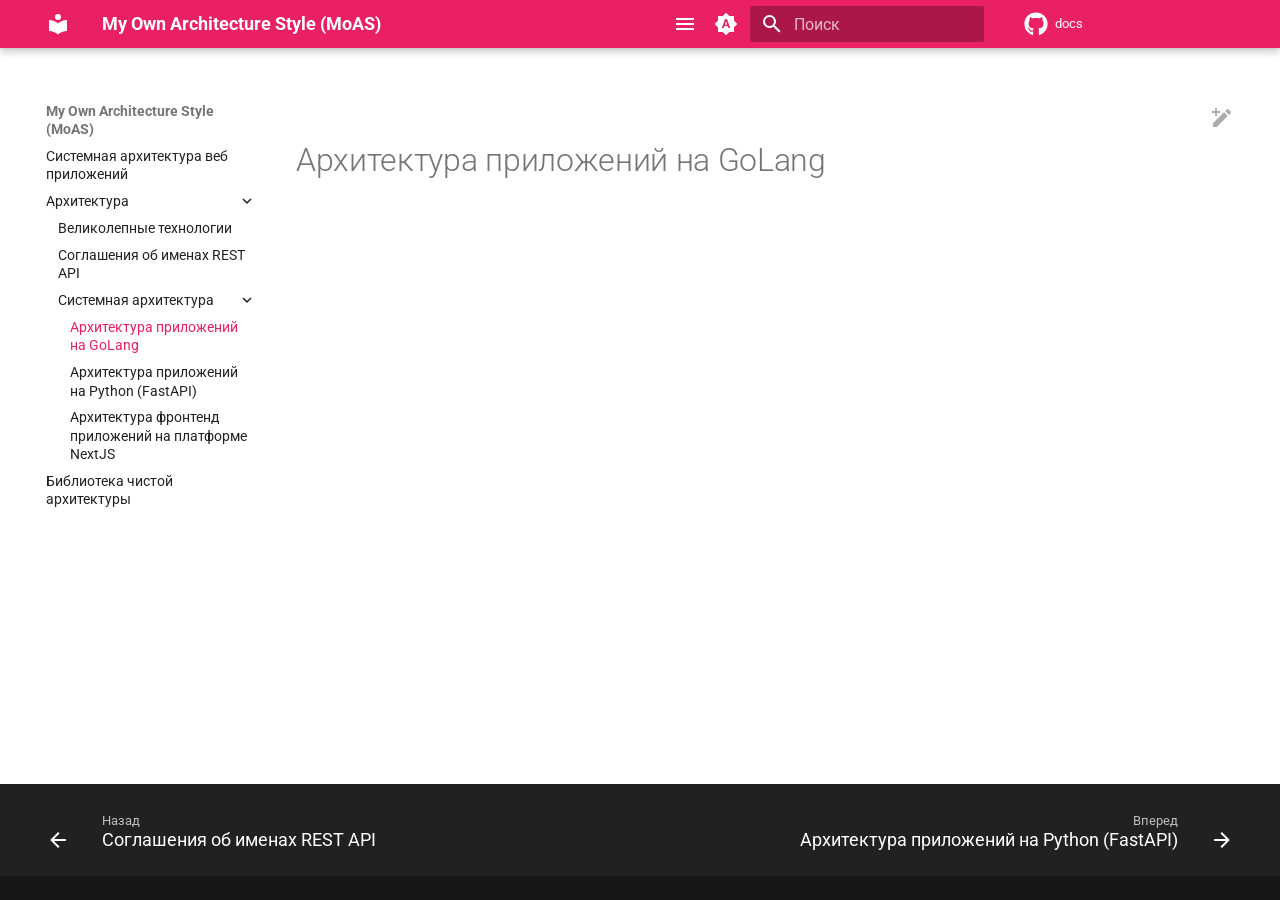
<file: Архитектура/Системная архитектура/Архитектура приложений на GoLang/index.html>
<!doctype html>
<html lang="ru" class="no-js">
  <head>
    
      <meta charset="utf-8">
      <meta name="viewport" content="width=device-width,initial-scale=1">
      
      
      
        <link rel="canonical" href="https://luferov.github.io/architecture/%D0%90%D1%80%D1%85%D0%B8%D1%82%D0%B5%D0%BA%D1%82%D1%83%D1%80%D0%B0/%D0%A1%D0%B8%D1%81%D1%82%D0%B5%D0%BC%D0%BD%D0%B0%D1%8F%20%D0%B0%D1%80%D1%85%D0%B8%D1%82%D0%B5%D0%BA%D1%82%D1%83%D1%80%D0%B0/%D0%90%D1%80%D1%85%D0%B8%D1%82%D0%B5%D0%BA%D1%82%D1%83%D1%80%D0%B0%20%D0%BF%D1%80%D0%B8%D0%BB%D0%BE%D0%B6%D0%B5%D0%BD%D0%B8%D0%B9%20%D0%BD%D0%B0%20GoLang/">
      
      
        <link rel="prev" href="../../%D0%A1%D0%BE%D0%B3%D0%BB%D0%B0%D1%88%D0%B5%D0%BD%D0%B8%D1%8F%20%D0%BE%D0%B1%20%D0%B8%D0%BC%D0%B5%D0%BD%D0%B0%D1%85%20REST%20API/">
      
      
        <link rel="next" href="../%D0%90%D1%80%D1%85%D0%B8%D1%82%D0%B5%D0%BA%D1%82%D1%83%D1%80%D0%B0%20%D0%BF%D1%80%D0%B8%D0%BB%D0%BE%D0%B6%D0%B5%D0%BD%D0%B8%D0%B9%20%D0%BD%D0%B0%20Python%20%28FastAPI%29/">
      
      
      <link rel="icon" href="../../../assets/images/favicon.png">
      <meta name="generator" content="mkdocs-1.6.1, mkdocs-material-9.6.15">
    
    
      
        <title>Архитектура приложений на GoLang - My Own Architecture Style (MoAS)</title>
      
    
    
      <link rel="stylesheet" href="../../../assets/stylesheets/main.342714a4.min.css">
      
        
        <link rel="stylesheet" href="../../../assets/stylesheets/palette.06af60db.min.css">
      
      


    
    
      
    
    
      
        
        
        <link rel="preconnect" href="https://fonts.gstatic.com" crossorigin>
        <link rel="stylesheet" href="https://fonts.googleapis.com/css?family=Roboto:300,300i,400,400i,700,700i%7CRoboto+Mono:400,400i,700,700i&display=fallback">
        <style>:root{--md-text-font:"Roboto";--md-code-font:"Roboto Mono"}</style>
      
    
    
      <link rel="stylesheet" href="../../../_theme/style.css">
    
    <script>__md_scope=new URL("../../..",location),__md_hash=e=>[...e].reduce(((e,_)=>(e<<5)-e+_.charCodeAt(0)),0),__md_get=(e,_=localStorage,t=__md_scope)=>JSON.parse(_.getItem(t.pathname+"."+e)),__md_set=(e,_,t=localStorage,a=__md_scope)=>{try{t.setItem(a.pathname+"."+e,JSON.stringify(_))}catch(e){}}</script>
    
      

    
    
    
  <script>(function() {
    const customDynamicStyle = document.createElement("style");
    // We must put it outside of the head and body, since they are replaced by the instant navigation feature in the Material theme
    document.documentElement.appendChild(customDynamicStyle);

    const TOGGLE_BUTTON_REFERENCE_ELEMENT_NOT_FOUND_WARNING = "[mkdocs-toggle-sidebar-plugin] Reference element for inserting 'toggle_button' not found. This version of the plugin may not be compatible with this version of the theme. Try updating both to the latest version. If that fails, you can open an GitHub issue.";

    const loadBool = (name, default_value) => {
        const value = localStorage.getItem(`TOGGLE_SIDEBAR_${name}`);
        if (value == null) {
            return default_value;
        } else {
            return value == "1";
        }
    }

    const loadNavigationState = () => loadBool("NAVIGATION", true);
    const loadTocState = () => loadBool("TOC", true);

    const saveBool = (name, value) => {
        localStorage.setItem(`TOGGLE_SIDEBAR_${name}`, value ? "1" : "0");
    }

    const toggleVisibility = (toggleNavigation, toggleTOC) => {
        let newNavigation = loadNavigationState();
        let newTOC = loadTocState();
        
        if (toggleNavigation) {
            newNavigation = !newNavigation;
            saveBool("NAVIGATION", newNavigation);
        }
        if (toggleTOC) {
            newTOC = !newTOC;
            saveBool("TOC", newTOC);
        }
        
        _setVisibility(newNavigation, newTOC);
    }

    const _setVisibility = (newNavigation, newTOC) => {
        console.debug(`Setting new visibility: navigation=${newNavigation}, TOC=${newTOC}`);
        // combine this into one operation, so that it is more efficient (for toggling both) and easier to code with dynamic CSS generation
        customDynamicStyle.innerHTML = setCombinedVisibility(newNavigation, newTOC);
    }

    // START OF INCLUDE
    // This gets replaced with the definitions of: 
    // - setCombinedVisibility(showNavigation: bool, showTOC: bool) -> string (dynamic CSS)
    // - registerKeyboardEventHandler() -> void
    const setCombinedVisibility = (showNavigation, showTOC) => {
    // Hide the button when on mobile (and menu us shown as hamburger menu anyways).
    // The exact max-width is taken from the styling of the 'body > header > nav > a' element
    
    let style = `
.mkdocs-toggle-sidebar-button {
    cursor: pointer;
    margin-right: 5px;
    margin-left: 1rem;
}

@media screen and (max-width: 76.1875em) {
    .mkdocs-toggle-sidebar-button {
        display: none;
    }
}
`;
// The TOC has a different break point than the navigation.
// It can be seen on the nav.md-nav--secondary:nth-child(1) element (60em)
// If the screen is smaller, it is shown in the navigation section if you click the nested hamburger menu
if (!showTOC) {
    style += `
@media screen and (min-width: 60em) {
    div.md-sidebar.md-sidebar--secondary {
        display: none;
    }
}
`;
        }
        
    // We always have to show the navigation in mobile view, otherwise the hamburger menu is broken
    if (!showNavigation) {
        style += `
@media screen and (min-width: 76.1875em) {
    div.md-sidebar.md-sidebar--primary {
        display: none;
    }
}
`;
    }

    return style;
}

const addToggleButton = (toggleNavigation, toggleTOC) => {
    const toggleBtn = createDefaultToggleButton(toggleNavigation, toggleTOC);
    toggleBtn.classList.add("md-icon");
  
    const titleElement = document.querySelector(".md-header__title");
    if (titleElement) {
        titleElement.parentNode.insertBefore(toggleBtn, titleElement.nextSibling);  
    } else {
        console.warn(TOGGLE_BUTTON_REFERENCE_ELEMENT_NOT_FOUND_WARNING);
    }
}

const registerKeyboardEventHandler = () => {
    // Custom key handlers: SEE https://squidfunk.github.io/mkdocs-material/setup/setting-up-navigation/?h=key+bind#docsjavascriptsshortcutsjs
    keyboard$.subscribe(key => {
        if (key.mode === "global") {
            if (coreEventListenerLogic(key.type)) {
                // event handled, stop propagation
                key.claim();
            }
        }
    });
}

    // END OF INCLUDE

    // argument: string, returns true if the key was handled and the event should be marked as already handled
    const coreEventListenerLogic = (keyChar) => {
        if (keyChar === "t") {
            toggleVisibility(false, true);
            return true;
        } else if (keyChar === "m") {
            toggleVisibility(true, false);
            return true;
        } else if (keyChar === "b") {
            toggleVisibility(true, true);
            return true;
        } else {
            return false;
        }
    }

    const onPageLoadedAction = () => {
        console.log("The mkdocs-toggle-sidebar-plugin is installed. It adds the following key bindings:\n T -> toggle table of contents sidebar\n M -> toggle navigation menu sidebar\n B -> toggle both sidebars (TOC and navigation)");

        const toggle_button = "all";
        if (toggle_button == "none") {
            // do nothing
        } else if (toggle_button == "navigation") {
            addToggleButton(true, false);
        } else if (toggle_button == "toc") {
            addToggleButton(false, true);
        } else if (toggle_button == "all") {
            addToggleButton(true, true);
        } else {
            console.error(`[mkdocs-toggle-sidebar-plugin] Unknown value for toggle_button: '${toggleButtonType}'`);
        }

        registerKeyboardEventHandler();
    }

    const createDefaultToggleButton = (toggleNavigation, toggleTOC) => {
        const toggleBtn = document.createElement("div");
        toggleBtn.className = "mkdocs-toggle-sidebar-button";
        toggleBtn.innerHTML = `<svg xmlns="http://www.w3.org/2000/svg" viewBox="0 0 24 24"><path d="M3 6h18v2H3V6m0 5h18v2H3v-2m0 5h18v2H3v-2Z"></path></svg>`;
        if (toggleNavigation && toggleTOC) {
            toggleBtn.title = "Toggle Navigation and Table of Contents";
        } else if (toggleNavigation) {
            toggleBtn.title = "Toggle Navigation";
        } else if (toggleTOC) {
            toggleBtn.title = "Toggle Table of Contents";
        }
        toggleBtn.addEventListener("click", () => toggleVisibility(toggleNavigation, toggleTOC));
        return toggleBtn;
    };

    // Export functions that the user can call to modify the state
    window.MkdocsToggleSidebarPlugin = {
        setNavigationVisibility: (show) => {
            saveBool("NAVIGATION", show);
            _setVisibility(show, loadTocState());
        },
        setTocVisibility: (show) => {
            saveBool("TOC", show);
            _setVisibility(loadNavigationState(), show);
        },
        setAllVisibility: (showNavigation, showTOC) => {
            saveBool("NAVIGATION", showNavigation);
            saveBool("TOC", showTOC);
            _setVisibility(showNavigation, showTOC);
        },
        toggleNavigationVisibility: () => toggleVisibility(true, false),
        toggleTocVisibility: () => toggleVisibility(false, true),
        toggleAllVisibility: () => toggleVisibility(true, true)
    };

    // Run this immediately instead of waiting for page.onload to prevent page flicker
    customDynamicStyle.innerHTML = setCombinedVisibility(loadNavigationState(), loadTocState());
    // console.log("Debug: hide sidebar completed");

    // SEE https://developer.mozilla.org/en-US/docs/Web/API/Document/DOMContentLoaded_event#checking_whether_loading_is_already_complete
    if (document.readyState === "loading") {
        // console.debug("Registering DOMContentLoaded event listener");
        document.addEventListener("DOMContentLoaded", onPageLoadedAction);
    } else {
        // console.debug("DOMContentLoaded has already fired");
        onPageLoadedAction();
    }
}());
</script></head>
  
  
    
    
      
    
    
    
    
    <body dir="ltr" data-md-color-scheme="default" data-md-color-primary="indigo" data-md-color-accent="indigo">
  
    
    <input class="md-toggle" data-md-toggle="drawer" type="checkbox" id="__drawer" autocomplete="off">
    <input class="md-toggle" data-md-toggle="search" type="checkbox" id="__search" autocomplete="off">
    <label class="md-overlay" for="__drawer"></label>
    <div data-md-component="skip">
      
    </div>
    <div data-md-component="announce">
      
    </div>
    
    
      

  

<header class="md-header md-header--shadow" data-md-component="header">
  <nav class="md-header__inner md-grid" aria-label="Верхний колонтитул">
    <a href="../../.." title="My Own Architecture Style (MoAS)" class="md-header__button md-logo" aria-label="My Own Architecture Style (MoAS)" data-md-component="logo">
      
  
  <svg xmlns="http://www.w3.org/2000/svg" viewBox="0 0 24 24"><path d="M12 8a3 3 0 0 0 3-3 3 3 0 0 0-3-3 3 3 0 0 0-3 3 3 3 0 0 0 3 3m0 3.54C9.64 9.35 6.5 8 3 8v11c3.5 0 6.64 1.35 9 3.54 2.36-2.19 5.5-3.54 9-3.54V8c-3.5 0-6.64 1.35-9 3.54"/></svg>

    </a>
    <label class="md-header__button md-icon" for="__drawer">
      
      <svg xmlns="http://www.w3.org/2000/svg" viewBox="0 0 24 24"><path d="M3 6h18v2H3zm0 5h18v2H3zm0 5h18v2H3z"/></svg>
    </label>
    <div class="md-header__title" data-md-component="header-title">
      <div class="md-header__ellipsis">
        <div class="md-header__topic">
          <span class="md-ellipsis">
            My Own Architecture Style (MoAS)
          </span>
        </div>
        <div class="md-header__topic" data-md-component="header-topic">
          <span class="md-ellipsis">
            
              Архитектура приложений на GoLang
            
          </span>
        </div>
      </div>
    </div>
    
      
        <form class="md-header__option" data-md-component="palette">
  
    
    
    
    <input class="md-option" data-md-color-media="(prefers-color-scheme)" data-md-color-scheme="default" data-md-color-primary="indigo" data-md-color-accent="indigo"  aria-label="Switch to light theme"  type="radio" name="__palette" id="__palette_0">
    
      <label class="md-header__button md-icon" title="Switch to light theme" for="__palette_1" hidden>
        <svg xmlns="http://www.w3.org/2000/svg" viewBox="0 0 24 24"><path d="m14.3 16-.7-2h-3.2l-.7 2H7.8L11 7h2l3.2 9zM20 8.69V4h-4.69L12 .69 8.69 4H4v4.69L.69 12 4 15.31V20h4.69L12 23.31 15.31 20H20v-4.69L23.31 12zm-9.15 3.96h2.3L12 9z"/></svg>
      </label>
    
  
    
    
    
    <input class="md-option" data-md-color-media="(prefers-color-scheme: light)" data-md-color-scheme="default" data-md-color-primary="pink" data-md-color-accent="white"  aria-label="Switch to dark theme"  type="radio" name="__palette" id="__palette_1">
    
      <label class="md-header__button md-icon" title="Switch to dark theme" for="__palette_2" hidden>
        <svg xmlns="http://www.w3.org/2000/svg" viewBox="0 0 24 24"><path d="M17 7H7a5 5 0 0 0-5 5 5 5 0 0 0 5 5h10a5 5 0 0 0 5-5 5 5 0 0 0-5-5m0 8a3 3 0 0 1-3-3 3 3 0 0 1 3-3 3 3 0 0 1 3 3 3 3 0 0 1-3 3"/></svg>
      </label>
    
  
    
    
    
    <input class="md-option" data-md-color-media="(prefers-color-scheme: dark)" data-md-color-scheme="slate" data-md-color-primary="pink" data-md-color-accent="black"  aria-label="Switch to auto (OS settings)"  type="radio" name="__palette" id="__palette_2">
    
      <label class="md-header__button md-icon" title="Switch to auto (OS settings)" for="__palette_0" hidden>
        <svg xmlns="http://www.w3.org/2000/svg" viewBox="0 0 24 24"><path d="M17 6H7c-3.31 0-6 2.69-6 6s2.69 6 6 6h10c3.31 0 6-2.69 6-6s-2.69-6-6-6m0 10H7c-2.21 0-4-1.79-4-4s1.79-4 4-4h10c2.21 0 4 1.79 4 4s-1.79 4-4 4M7 9c-1.66 0-3 1.34-3 3s1.34 3 3 3 3-1.34 3-3-1.34-3-3-3"/></svg>
      </label>
    
  
</form>
      
    
    
      <script>var palette=__md_get("__palette");if(palette&&palette.color){if("(prefers-color-scheme)"===palette.color.media){var media=matchMedia("(prefers-color-scheme: light)"),input=document.querySelector(media.matches?"[data-md-color-media='(prefers-color-scheme: light)']":"[data-md-color-media='(prefers-color-scheme: dark)']");palette.color.media=input.getAttribute("data-md-color-media"),palette.color.scheme=input.getAttribute("data-md-color-scheme"),palette.color.primary=input.getAttribute("data-md-color-primary"),palette.color.accent=input.getAttribute("data-md-color-accent")}for(var[key,value]of Object.entries(palette.color))document.body.setAttribute("data-md-color-"+key,value)}</script>
    
    
    
      
      
        <label class="md-header__button md-icon" for="__search">
          
          <svg xmlns="http://www.w3.org/2000/svg" viewBox="0 0 24 24"><path d="M9.5 3A6.5 6.5 0 0 1 16 9.5c0 1.61-.59 3.09-1.56 4.23l.27.27h.79l5 5-1.5 1.5-5-5v-.79l-.27-.27A6.52 6.52 0 0 1 9.5 16 6.5 6.5 0 0 1 3 9.5 6.5 6.5 0 0 1 9.5 3m0 2C7 5 5 7 5 9.5S7 14 9.5 14 14 12 14 9.5 12 5 9.5 5"/></svg>
        </label>
        <div class="md-search" data-md-component="search" role="dialog">
  <label class="md-search__overlay" for="__search"></label>
  <div class="md-search__inner" role="search">
    <form class="md-search__form" name="search">
      <input type="text" class="md-search__input" name="query" aria-label="Поиск" placeholder="Поиск" autocapitalize="off" autocorrect="off" autocomplete="off" spellcheck="false" data-md-component="search-query" required>
      <label class="md-search__icon md-icon" for="__search">
        
        <svg xmlns="http://www.w3.org/2000/svg" viewBox="0 0 24 24"><path d="M9.5 3A6.5 6.5 0 0 1 16 9.5c0 1.61-.59 3.09-1.56 4.23l.27.27h.79l5 5-1.5 1.5-5-5v-.79l-.27-.27A6.52 6.52 0 0 1 9.5 16 6.5 6.5 0 0 1 3 9.5 6.5 6.5 0 0 1 9.5 3m0 2C7 5 5 7 5 9.5S7 14 9.5 14 14 12 14 9.5 12 5 9.5 5"/></svg>
        
        <svg xmlns="http://www.w3.org/2000/svg" viewBox="0 0 24 24"><path d="M20 11v2H8l5.5 5.5-1.42 1.42L4.16 12l7.92-7.92L13.5 5.5 8 11z"/></svg>
      </label>
      <nav class="md-search__options" aria-label="Поиск">
        
        <button type="reset" class="md-search__icon md-icon" title="Очистить" aria-label="Очистить" tabindex="-1">
          
          <svg xmlns="http://www.w3.org/2000/svg" viewBox="0 0 24 24"><path d="M19 6.41 17.59 5 12 10.59 6.41 5 5 6.41 10.59 12 5 17.59 6.41 19 12 13.41 17.59 19 19 17.59 13.41 12z"/></svg>
        </button>
      </nav>
      
    </form>
    <div class="md-search__output">
      <div class="md-search__scrollwrap" tabindex="0" data-md-scrollfix>
        <div class="md-search-result" data-md-component="search-result">
          <div class="md-search-result__meta">
            Инициализация поиска
          </div>
          <ol class="md-search-result__list" role="presentation"></ol>
        </div>
      </div>
    </div>
  </div>
</div>
      
    
    
      <div class="md-header__source">
        <a href="https://github.com/Luferov/architecture" title="Перейти к репозиторию" class="md-source" data-md-component="source">
  <div class="md-source__icon md-icon">
    
    <svg xmlns="http://www.w3.org/2000/svg" viewBox="0 0 496 512"><!--! Font Awesome Free 6.7.2 by @fontawesome - https://fontawesome.com License - https://fontawesome.com/license/free (Icons: CC BY 4.0, Fonts: SIL OFL 1.1, Code: MIT License) Copyright 2024 Fonticons, Inc.--><path d="M165.9 397.4c0 2-2.3 3.6-5.2 3.6-3.3.3-5.6-1.3-5.6-3.6 0-2 2.3-3.6 5.2-3.6 3-.3 5.6 1.3 5.6 3.6m-31.1-4.5c-.7 2 1.3 4.3 4.3 4.9 2.6 1 5.6 0 6.2-2s-1.3-4.3-4.3-5.2c-2.6-.7-5.5.3-6.2 2.3m44.2-1.7c-2.9.7-4.9 2.6-4.6 4.9.3 2 2.9 3.3 5.9 2.6 2.9-.7 4.9-2.6 4.6-4.6-.3-1.9-3-3.2-5.9-2.9M244.8 8C106.1 8 0 113.3 0 252c0 110.9 69.8 205.8 169.5 239.2 12.8 2.3 17.3-5.6 17.3-12.1 0-6.2-.3-40.4-.3-61.4 0 0-70 15-84.7-29.8 0 0-11.4-29.1-27.8-36.6 0 0-22.9-15.7 1.6-15.4 0 0 24.9 2 38.6 25.8 21.9 38.6 58.6 27.5 72.9 20.9 2.3-16 8.8-27.1 16-33.7-55.9-6.2-112.3-14.3-112.3-110.5 0-27.5 7.6-41.3 23.6-58.9-2.6-6.5-11.1-33.3 2.6-67.9 20.9-6.5 69 27 69 27 20-5.6 41.5-8.5 62.8-8.5s42.8 2.9 62.8 8.5c0 0 48.1-33.6 69-27 13.7 34.7 5.2 61.4 2.6 67.9 16 17.7 25.8 31.5 25.8 58.9 0 96.5-58.9 104.2-114.8 110.5 9.2 7.9 17 22.9 17 46.4 0 33.7-.3 75.4-.3 83.6 0 6.5 4.6 14.4 17.3 12.1C428.2 457.8 496 362.9 496 252 496 113.3 383.5 8 244.8 8M97.2 352.9c-1.3 1-1 3.3.7 5.2 1.6 1.6 3.9 2.3 5.2 1 1.3-1 1-3.3-.7-5.2-1.6-1.6-3.9-2.3-5.2-1m-10.8-8.1c-.7 1.3.3 2.9 2.3 3.9 1.6 1 3.6.7 4.3-.7.7-1.3-.3-2.9-2.3-3.9-2-.6-3.6-.3-4.3.7m32.4 35.6c-1.6 1.3-1 4.3 1.3 6.2 2.3 2.3 5.2 2.6 6.5 1 1.3-1.3.7-4.3-1.3-6.2-2.2-2.3-5.2-2.6-6.5-1m-11.4-14.7c-1.6 1-1.6 3.6 0 5.9s4.3 3.3 5.6 2.3c1.6-1.3 1.6-3.9 0-6.2-1.4-2.3-4-3.3-5.6-2"/></svg>
  </div>
  <div class="md-source__repository">
    docs
  </div>
</a>
      </div>
    
  </nav>
  
</header>
    
    <div class="md-container" data-md-component="container">
      
      
        
          
        
      
      <main class="md-main" data-md-component="main">
        <div class="md-main__inner md-grid">
          
            
              
              <div class="md-sidebar md-sidebar--primary" data-md-component="sidebar" data-md-type="navigation" >
                <div class="md-sidebar__scrollwrap">
                  <div class="md-sidebar__inner">
                    



  

<nav class="md-nav md-nav--primary md-nav--integrated" aria-label="Навигация" data-md-level="0">
  <label class="md-nav__title" for="__drawer">
    <a href="../../.." title="My Own Architecture Style (MoAS)" class="md-nav__button md-logo" aria-label="My Own Architecture Style (MoAS)" data-md-component="logo">
      
  
  <svg xmlns="http://www.w3.org/2000/svg" viewBox="0 0 24 24"><path d="M12 8a3 3 0 0 0 3-3 3 3 0 0 0-3-3 3 3 0 0 0-3 3 3 3 0 0 0 3 3m0 3.54C9.64 9.35 6.5 8 3 8v11c3.5 0 6.64 1.35 9 3.54 2.36-2.19 5.5-3.54 9-3.54V8c-3.5 0-6.64 1.35-9 3.54"/></svg>

    </a>
    My Own Architecture Style (MoAS)
  </label>
  
    <div class="md-nav__source">
      <a href="https://github.com/Luferov/architecture" title="Перейти к репозиторию" class="md-source" data-md-component="source">
  <div class="md-source__icon md-icon">
    
    <svg xmlns="http://www.w3.org/2000/svg" viewBox="0 0 496 512"><!--! Font Awesome Free 6.7.2 by @fontawesome - https://fontawesome.com License - https://fontawesome.com/license/free (Icons: CC BY 4.0, Fonts: SIL OFL 1.1, Code: MIT License) Copyright 2024 Fonticons, Inc.--><path d="M165.9 397.4c0 2-2.3 3.6-5.2 3.6-3.3.3-5.6-1.3-5.6-3.6 0-2 2.3-3.6 5.2-3.6 3-.3 5.6 1.3 5.6 3.6m-31.1-4.5c-.7 2 1.3 4.3 4.3 4.9 2.6 1 5.6 0 6.2-2s-1.3-4.3-4.3-5.2c-2.6-.7-5.5.3-6.2 2.3m44.2-1.7c-2.9.7-4.9 2.6-4.6 4.9.3 2 2.9 3.3 5.9 2.6 2.9-.7 4.9-2.6 4.6-4.6-.3-1.9-3-3.2-5.9-2.9M244.8 8C106.1 8 0 113.3 0 252c0 110.9 69.8 205.8 169.5 239.2 12.8 2.3 17.3-5.6 17.3-12.1 0-6.2-.3-40.4-.3-61.4 0 0-70 15-84.7-29.8 0 0-11.4-29.1-27.8-36.6 0 0-22.9-15.7 1.6-15.4 0 0 24.9 2 38.6 25.8 21.9 38.6 58.6 27.5 72.9 20.9 2.3-16 8.8-27.1 16-33.7-55.9-6.2-112.3-14.3-112.3-110.5 0-27.5 7.6-41.3 23.6-58.9-2.6-6.5-11.1-33.3 2.6-67.9 20.9-6.5 69 27 69 27 20-5.6 41.5-8.5 62.8-8.5s42.8 2.9 62.8 8.5c0 0 48.1-33.6 69-27 13.7 34.7 5.2 61.4 2.6 67.9 16 17.7 25.8 31.5 25.8 58.9 0 96.5-58.9 104.2-114.8 110.5 9.2 7.9 17 22.9 17 46.4 0 33.7-.3 75.4-.3 83.6 0 6.5 4.6 14.4 17.3 12.1C428.2 457.8 496 362.9 496 252 496 113.3 383.5 8 244.8 8M97.2 352.9c-1.3 1-1 3.3.7 5.2 1.6 1.6 3.9 2.3 5.2 1 1.3-1 1-3.3-.7-5.2-1.6-1.6-3.9-2.3-5.2-1m-10.8-8.1c-.7 1.3.3 2.9 2.3 3.9 1.6 1 3.6.7 4.3-.7.7-1.3-.3-2.9-2.3-3.9-2-.6-3.6-.3-4.3.7m32.4 35.6c-1.6 1.3-1 4.3 1.3 6.2 2.3 2.3 5.2 2.6 6.5 1 1.3-1.3.7-4.3-1.3-6.2-2.2-2.3-5.2-2.6-6.5-1m-11.4-14.7c-1.6 1-1.6 3.6 0 5.9s4.3 3.3 5.6 2.3c1.6-1.3 1.6-3.9 0-6.2-1.4-2.3-4-3.3-5.6-2"/></svg>
  </div>
  <div class="md-source__repository">
    docs
  </div>
</a>
    </div>
  
  <ul class="md-nav__list" data-md-scrollfix>
    
      
      
  
  
  
  
    <li class="md-nav__item">
      <a href="../../.." class="md-nav__link">
        
  
  
  <span class="md-ellipsis">
    Системная архитектура веб приложений
    
  </span>
  

      </a>
    </li>
  

    
      
      
  
  
    
  
  
  
    
    
    
    
    
    <li class="md-nav__item md-nav__item--active md-nav__item--nested">
      
        
        
        <input class="md-nav__toggle md-toggle " type="checkbox" id="__nav_2" checked>
        
          
          <label class="md-nav__link" for="__nav_2" id="__nav_2_label" tabindex="0">
            
  
  
  <span class="md-ellipsis">
    Архитектура
    
  </span>
  

            <span class="md-nav__icon md-icon"></span>
          </label>
        
        <nav class="md-nav" data-md-level="1" aria-labelledby="__nav_2_label" aria-expanded="true">
          <label class="md-nav__title" for="__nav_2">
            <span class="md-nav__icon md-icon"></span>
            Архитектура
          </label>
          <ul class="md-nav__list" data-md-scrollfix>
            
              
                
  
  
  
  
    <li class="md-nav__item">
      <a href="../../%D0%92%D0%B5%D0%BB%D0%B8%D0%BA%D0%BE%D0%BB%D0%B5%D0%BF%D0%BD%D1%8B%D0%B5%20%D1%82%D0%B5%D1%85%D0%BD%D0%BE%D0%BB%D0%BE%D0%B3%D0%B8%D0%B8/" class="md-nav__link">
        
  
  
  <span class="md-ellipsis">
    Великолепные технологии
    
  </span>
  

      </a>
    </li>
  

              
            
              
                
  
  
  
  
    <li class="md-nav__item">
      <a href="../../%D0%A1%D0%BE%D0%B3%D0%BB%D0%B0%D1%88%D0%B5%D0%BD%D0%B8%D1%8F%20%D0%BE%D0%B1%20%D0%B8%D0%BC%D0%B5%D0%BD%D0%B0%D1%85%20REST%20API/" class="md-nav__link">
        
  
  
  <span class="md-ellipsis">
    Соглашения об именах REST API
    
  </span>
  

      </a>
    </li>
  

              
            
              
                
  
  
    
  
  
  
    
    
    
    
    
    <li class="md-nav__item md-nav__item--active md-nav__item--nested">
      
        
        
        <input class="md-nav__toggle md-toggle " type="checkbox" id="__nav_2_3" checked>
        
          
          <label class="md-nav__link" for="__nav_2_3" id="__nav_2_3_label" tabindex="0">
            
  
  
  <span class="md-ellipsis">
    Системная архитектура
    
  </span>
  

            <span class="md-nav__icon md-icon"></span>
          </label>
        
        <nav class="md-nav" data-md-level="2" aria-labelledby="__nav_2_3_label" aria-expanded="true">
          <label class="md-nav__title" for="__nav_2_3">
            <span class="md-nav__icon md-icon"></span>
            Системная архитектура
          </label>
          <ul class="md-nav__list" data-md-scrollfix>
            
              
                
  
  
    
  
  
  
    <li class="md-nav__item md-nav__item--active">
      
      <input class="md-nav__toggle md-toggle" type="checkbox" id="__toc">
      
      
      
      <a href="./" class="md-nav__link md-nav__link--active">
        
  
  
  <span class="md-ellipsis">
    Архитектура приложений на GoLang
    
  </span>
  

      </a>
      
    </li>
  

              
            
              
                
  
  
  
  
    <li class="md-nav__item">
      <a href="../%D0%90%D1%80%D1%85%D0%B8%D1%82%D0%B5%D0%BA%D1%82%D1%83%D1%80%D0%B0%20%D0%BF%D1%80%D0%B8%D0%BB%D0%BE%D0%B6%D0%B5%D0%BD%D0%B8%D0%B9%20%D0%BD%D0%B0%20Python%20%28FastAPI%29/" class="md-nav__link">
        
  
  
  <span class="md-ellipsis">
    Архитектура приложений на Python (FastAPI)
    
  </span>
  

      </a>
    </li>
  

              
            
              
                
  
  
  
  
    <li class="md-nav__item">
      <a href="../%D0%90%D1%80%D1%85%D0%B8%D1%82%D0%B5%D0%BA%D1%82%D1%83%D1%80%D0%B0%20%D1%84%D1%80%D0%BE%D0%BD%D1%82%D0%B5%D0%BD%D0%B4%20%D0%BF%D1%80%D0%B8%D0%BB%D0%BE%D0%B6%D0%B5%D0%BD%D0%B8%D0%B9%20%D0%BD%D0%B0%20%D0%BF%D0%BB%D0%B0%D1%82%D1%84%D0%BE%D1%80%D0%BC%D0%B5%20NextJS/" class="md-nav__link">
        
  
  
  <span class="md-ellipsis">
    Архитектура фронтенд приложений на платформе NextJS
    
  </span>
  

      </a>
    </li>
  

              
            
          </ul>
        </nav>
      
    </li>
  

              
            
          </ul>
        </nav>
      
    </li>
  

    
      
      
  
  
  
  
    <li class="md-nav__item">
      <a href="https://github.com/Luferov/fast-clean" class="md-nav__link">
        
  
  
  <span class="md-ellipsis">
    Библиотека чистой архитектуры
    
  </span>
  

      </a>
    </li>
  

    
  </ul>
</nav>
                  </div>
                </div>
              </div>
            
            
          
          
            <div class="md-content" data-md-component="content">
              <article class="md-content__inner md-typeset">
                
                  


  
    <a href="https://github.com/Luferov/architecture/edit/master/docs/Архитектура/Системная архитектура/Архитектура приложений на GoLang.md" title="Редактировать страницу" class="md-content__button md-icon" rel="edit">
      
      <svg xmlns="http://www.w3.org/2000/svg" viewBox="0 0 24 24"><path d="M20.7 7c.4-.4.4-1 0-1.4l-2.3-2.3c-.4-.4-1-.4-1.4 0l-1.8 1.8L19 8.9M3 17.2V21h3.8l11-11.1-3.7-3.8zM7 2v3h3v2H7v3H5V7H2V5h3V2z"/></svg>
    </a>
  
  


  <h1>Архитектура приложений на GoLang</h1>














                
              </article>
            </div>
          
          
<script>var target=document.getElementById(location.hash.slice(1));target&&target.name&&(target.checked=target.name.startsWith("__tabbed_"))</script>
        </div>
        
      </main>
      
        <footer class="md-footer">
  
    
      
      <nav class="md-footer__inner md-grid" aria-label="Нижний колонтитул" >
        
          
          <a href="../../%D0%A1%D0%BE%D0%B3%D0%BB%D0%B0%D1%88%D0%B5%D0%BD%D0%B8%D1%8F%20%D0%BE%D0%B1%20%D0%B8%D0%BC%D0%B5%D0%BD%D0%B0%D1%85%20REST%20API/" class="md-footer__link md-footer__link--prev" aria-label="Назад: Соглашения об именах REST API">
            <div class="md-footer__button md-icon">
              
              <svg xmlns="http://www.w3.org/2000/svg" viewBox="0 0 24 24"><path d="M20 11v2H8l5.5 5.5-1.42 1.42L4.16 12l7.92-7.92L13.5 5.5 8 11z"/></svg>
            </div>
            <div class="md-footer__title">
              <span class="md-footer__direction">
                Назад
              </span>
              <div class="md-ellipsis">
                Соглашения об именах REST API
              </div>
            </div>
          </a>
        
        
          
          <a href="../%D0%90%D1%80%D1%85%D0%B8%D1%82%D0%B5%D0%BA%D1%82%D1%83%D1%80%D0%B0%20%D0%BF%D1%80%D0%B8%D0%BB%D0%BE%D0%B6%D0%B5%D0%BD%D0%B8%D0%B9%20%D0%BD%D0%B0%20Python%20%28FastAPI%29/" class="md-footer__link md-footer__link--next" aria-label="Вперед: Архитектура приложений на Python (FastAPI)">
            <div class="md-footer__title">
              <span class="md-footer__direction">
                Вперед
              </span>
              <div class="md-ellipsis">
                Архитектура приложений на Python (FastAPI)
              </div>
            </div>
            <div class="md-footer__button md-icon">
              
              <svg xmlns="http://www.w3.org/2000/svg" viewBox="0 0 24 24"><path d="M4 11v2h12l-5.5 5.5 1.42 1.42L19.84 12l-7.92-7.92L10.5 5.5 16 11z"/></svg>
            </div>
          </a>
        
      </nav>
    
  
  <div class="md-footer-meta md-typeset">
    <div class="md-footer-meta__inner md-grid">
      <div class="md-copyright">
  
  
</div>
      
    </div>
  </div>
</footer>
      
    </div>
    <div class="md-dialog" data-md-component="dialog">
      <div class="md-dialog__inner md-typeset"></div>
    </div>
    
    
    
      
      <script id="__config" type="application/json">{"base": "../../..", "features": ["header.autohide", "navigation.path", "navigation.footer", "toc.integrate", "content.action.edit", "content.code.annotate", "content.code.select", "content.code.copy", "announce.dismiss"], "search": "../../../assets/javascripts/workers/search.d50fe291.min.js", "tags": null, "translations": {"clipboard.copied": "\u0421\u043a\u043e\u043f\u0438\u0440\u043e\u0432\u0430\u043d\u043e \u0432 \u0431\u0443\u0444\u0435\u0440", "clipboard.copy": "\u041a\u043e\u043f\u0438\u0440\u043e\u0432\u0430\u0442\u044c \u0432 \u0431\u0443\u0444\u0435\u0440", "search.result.more.one": "\u0415\u0449\u0451 1 \u043d\u0430 \u044d\u0442\u043e\u0439 \u0441\u0442\u0440\u0430\u043d\u0438\u0446\u0435", "search.result.more.other": "\u0415\u0449\u0451 # \u043d\u0430 \u044d\u0442\u043e\u0439 \u0441\u0442\u0440\u0430\u043d\u0438\u0446\u0435", "search.result.none": "\u0421\u043e\u0432\u043f\u0430\u0434\u0435\u043d\u0438\u0439 \u043d\u0435 \u043d\u0430\u0439\u0434\u0435\u043d\u043e", "search.result.one": "\u041d\u0430\u0439\u0434\u0435\u043d\u043e 1 \u0441\u043e\u0432\u043f\u0430\u0434\u0435\u043d\u0438\u0435", "search.result.other": "\u041d\u0430\u0439\u0434\u0435\u043d\u043e \u0441\u043e\u0432\u043f\u0430\u0434\u0435\u043d\u0438\u0439: #", "search.result.placeholder": "\u041d\u0430\u0447\u043d\u0438\u0442\u0435 \u043f\u0435\u0447\u0430\u0442\u0430\u0442\u044c \u0434\u043b\u044f \u043f\u043e\u0438\u0441\u043a\u0430", "search.result.term.missing": "\u041e\u0442\u0441\u0443\u0442\u0441\u0442\u0432\u0443\u0435\u0442", "select.version": "\u0412\u044b\u0431\u0435\u0440\u0438\u0442\u0435 \u0432\u0435\u0440\u0441\u0438\u044e"}, "version": null}</script>
    
    
      <script src="../../../assets/javascripts/bundle.56ea9cef.min.js"></script>
      
    
  </body>
</html>
</file>
<file: _theme/style.css>
img[alt$=">"] {
  float: right;
}

img[alt$="<"] {
  float: left;
}

img[alt$="><"] {
  display: block;
  max-width: 100%;
  height: auto;
  margin: auto;
  float: none!important;
}

h1,h2,h3,h4,h5,h6,hr {
  clear: both;
}

img[alt$="size20"] {
  max-width: 20%;
}

img[alt$="size40"] {
  max-width: 40%;
}
</file>
<file: assets/stylesheets/main.342714a4.min.css>
@charset "UTF-8";html{-webkit-text-size-adjust:none;-moz-text-size-adjust:none;text-size-adjust:none;box-sizing:border-box}*,:after,:before{box-sizing:inherit}@media (prefers-reduced-motion){*,:after,:before{transition:none!important}}body{margin:0}a,button,input,label{-webkit-tap-highlight-color:transparent}a{color:inherit;text-decoration:none}hr{border:0;box-sizing:initial;display:block;height:.05rem;overflow:visible;padding:0}small{font-size:80%}sub,sup{line-height:1em}img{border-style:none}table{border-collapse:initial;border-spacing:0}td,th{font-weight:400;vertical-align:top}button{background:#0000;border:0;font-family:inherit;font-size:inherit;margin:0;padding:0}input{border:0;outline:none}:root{--md-primary-fg-color:#4051b5;--md-primary-fg-color--light:#5d6cc0;--md-primary-fg-color--dark:#303fa1;--md-primary-bg-color:#fff;--md-primary-bg-color--light:#ffffffb3;--md-accent-fg-color:#526cfe;--md-accent-fg-color--transparent:#526cfe1a;--md-accent-bg-color:#fff;--md-accent-bg-color--light:#ffffffb3}[data-md-color-scheme=default]{color-scheme:light}[data-md-color-scheme=default] img[src$="#gh-dark-mode-only"],[data-md-color-scheme=default] img[src$="#only-dark"]{display:none}:root,[data-md-color-scheme=default]{--md-hue:225deg;--md-default-fg-color:#000000de;--md-default-fg-color--light:#0000008a;--md-default-fg-color--lighter:#00000052;--md-default-fg-color--lightest:#00000012;--md-default-bg-color:#fff;--md-default-bg-color--light:#ffffffb3;--md-default-bg-color--lighter:#ffffff4d;--md-default-bg-color--lightest:#ffffff1f;--md-code-fg-color:#36464e;--md-code-bg-color:#f5f5f5;--md-code-hl-color:#4287ff;--md-code-hl-color--light:#4287ff1a;--md-code-hl-number-color:#d52a2a;--md-code-hl-special-color:#db1457;--md-code-hl-function-color:#a846b9;--md-code-hl-constant-color:#6e59d9;--md-code-hl-keyword-color:#3f6ec6;--md-code-hl-string-color:#1c7d4d;--md-code-hl-name-color:var(--md-code-fg-color);--md-code-hl-operator-color:var(--md-default-fg-color--light);--md-code-hl-punctuation-color:var(--md-default-fg-color--light);--md-code-hl-comment-color:var(--md-default-fg-color--light);--md-code-hl-generic-color:var(--md-default-fg-color--light);--md-code-hl-variable-color:var(--md-default-fg-color--light);--md-typeset-color:var(--md-default-fg-color);--md-typeset-a-color:var(--md-primary-fg-color);--md-typeset-del-color:#f5503d26;--md-typeset-ins-color:#0bd57026;--md-typeset-kbd-color:#fafafa;--md-typeset-kbd-accent-color:#fff;--md-typeset-kbd-border-color:#b8b8b8;--md-typeset-mark-color:#ffff0080;--md-typeset-table-color:#0000001f;--md-typeset-table-color--light:rgba(0,0,0,.035);--md-admonition-fg-color:var(--md-default-fg-color);--md-admonition-bg-color:var(--md-default-bg-color);--md-warning-fg-color:#000000de;--md-warning-bg-color:#ff9;--md-footer-fg-color:#fff;--md-footer-fg-color--light:#ffffffb3;--md-footer-fg-color--lighter:#ffffff73;--md-footer-bg-color:#000000de;--md-footer-bg-color--dark:#00000052;--md-shadow-z1:0 0.2rem 0.5rem #0000000d,0 0 0.05rem #0000001a;--md-shadow-z2:0 0.2rem 0.5rem #0000001a,0 0 0.05rem #00000040;--md-shadow-z3:0 0.2rem 0.5rem #0003,0 0 0.05rem #00000059}.md-icon svg{fill:currentcolor;display:block;height:1.2rem;width:1.2rem}body{-webkit-font-smoothing:antialiased;-moz-osx-font-smoothing:grayscale;--md-text-font-family:var(--md-text-font,_),-apple-system,BlinkMacSystemFont,Helvetica,Arial,sans-serif;--md-code-font-family:var(--md-code-font,_),SFMono-Regular,Consolas,Menlo,monospace}aside,body,input{font-feature-settings:"kern","liga";color:var(--md-typeset-color);font-family:var(--md-text-font-family)}code,kbd,pre{font-feature-settings:"kern";font-family:var(--md-code-font-family)}:root{--md-typeset-table-sort-icon:url('data:image/svg+xml;charset=utf-8,<svg xmlns="http://www.w3.org/2000/svg" viewBox="0 0 24 24"><path d="m18 21-4-4h3V7h-3l4-4 4 4h-3v10h3M2 19v-2h10v2M2 13v-2h7v2M2 7V5h4v2z"/></svg>');--md-typeset-table-sort-icon--asc:url('data:image/svg+xml;charset=utf-8,<svg xmlns="http://www.w3.org/2000/svg" viewBox="0 0 24 24"><path d="M19 17h3l-4 4-4-4h3V3h2M2 17h10v2H2M6 5v2H2V5m0 6h7v2H2z"/></svg>');--md-typeset-table-sort-icon--desc:url('data:image/svg+xml;charset=utf-8,<svg xmlns="http://www.w3.org/2000/svg" viewBox="0 0 24 24"><path d="M19 7h3l-4-4-4 4h3v14h2M2 17h10v2H2M6 5v2H2V5m0 6h7v2H2z"/></svg>')}.md-typeset{-webkit-print-color-adjust:exact;color-adjust:exact;font-size:.8rem;line-height:1.6;overflow-wrap:break-word}@media print{.md-typeset{font-size:.68rem}}.md-typeset blockquote,.md-typeset dl,.md-typeset figure,.md-typeset ol,.md-typeset pre,.md-typeset ul{margin-bottom:1em;margin-top:1em}.md-typeset h1{color:var(--md-default-fg-color--light);font-size:2em;line-height:1.3;margin:0 0 1.25em}.md-typeset h1,.md-typeset h2{font-weight:300;letter-spacing:-.01em}.md-typeset h2{font-size:1.5625em;line-height:1.4;margin:1.6em 0 .64em}.md-typeset h3{font-size:1.25em;font-weight:400;letter-spacing:-.01em;line-height:1.5;margin:1.6em 0 .8em}.md-typeset h2+h3{margin-top:.8em}.md-typeset h4{font-weight:700;letter-spacing:-.01em;margin:1em 0}.md-typeset h5,.md-typeset h6{color:var(--md-default-fg-color--light);font-size:.8em;font-weight:700;letter-spacing:-.01em;margin:1.25em 0}.md-typeset h5{text-transform:uppercase}.md-typeset h5 code{text-transform:none}.md-typeset hr{border-bottom:.05rem solid var(--md-default-fg-color--lightest);display:flow-root;margin:1.5em 0}.md-typeset a{color:var(--md-typeset-a-color);word-break:break-word}.md-typeset a,.md-typeset a:before{transition:color 125ms}.md-typeset a:focus,.md-typeset a:hover{color:var(--md-accent-fg-color)}.md-typeset a:focus code,.md-typeset a:hover code{background-color:var(--md-accent-fg-color--transparent)}.md-typeset a code{color:currentcolor;transition:background-color 125ms}.md-typeset a.focus-visible{outline-color:var(--md-accent-fg-color);outline-offset:.2rem}.md-typeset code,.md-typeset kbd,.md-typeset pre{color:var(--md-code-fg-color);direction:ltr;font-variant-ligatures:none}@media print{.md-typeset code,.md-typeset kbd,.md-typeset pre{white-space:pre-wrap}}.md-typeset code{background-color:var(--md-code-bg-color);border-radius:.1rem;-webkit-box-decoration-break:clone;box-decoration-break:clone;font-size:.85em;padding:0 .2941176471em;word-break:break-word}.md-typeset code:not(.focus-visible){-webkit-tap-highlight-color:transparent;outline:none}.md-typeset pre{display:flow-root;line-height:1.4;position:relative}.md-typeset pre>code{-webkit-box-decoration-break:slice;box-decoration-break:slice;box-shadow:none;display:block;margin:0;outline-color:var(--md-accent-fg-color);overflow:auto;padding:.7720588235em 1.1764705882em;scrollbar-color:var(--md-default-fg-color--lighter) #0000;scrollbar-width:thin;touch-action:auto;word-break:normal}.md-typeset pre>code:hover{scrollbar-color:var(--md-accent-fg-color) #0000}.md-typeset pre>code::-webkit-scrollbar{height:.2rem;width:.2rem}.md-typeset pre>code::-webkit-scrollbar-thumb{background-color:var(--md-default-fg-color--lighter)}.md-typeset pre>code::-webkit-scrollbar-thumb:hover{background-color:var(--md-accent-fg-color)}.md-typeset kbd{background-color:var(--md-typeset-kbd-color);border-radius:.1rem;box-shadow:0 .1rem 0 .05rem var(--md-typeset-kbd-border-color),0 .1rem 0 var(--md-typeset-kbd-border-color),0 -.1rem .2rem var(--md-typeset-kbd-accent-color) inset;color:var(--md-default-fg-color);display:inline-block;font-size:.75em;padding:0 .6666666667em;vertical-align:text-top;word-break:break-word}.md-typeset mark{background-color:var(--md-typeset-mark-color);-webkit-box-decoration-break:clone;box-decoration-break:clone;color:inherit;word-break:break-word}.md-typeset abbr{border-bottom:.05rem dotted var(--md-default-fg-color--light);cursor:help;text-decoration:none}.md-typeset small{opacity:.75}[dir=ltr] .md-typeset sub,[dir=ltr] .md-typeset sup{margin-left:.078125em}[dir=rtl] .md-typeset sub,[dir=rtl] .md-typeset sup{margin-right:.078125em}[dir=ltr] .md-typeset blockquote{padding-left:.6rem}[dir=rtl] .md-typeset blockquote{padding-right:.6rem}[dir=ltr] .md-typeset blockquote{border-left:.2rem solid var(--md-default-fg-color--lighter)}[dir=rtl] .md-typeset blockquote{border-right:.2rem solid var(--md-default-fg-color--lighter)}.md-typeset blockquote{color:var(--md-default-fg-color--light);margin-left:0;margin-right:0}.md-typeset ul{list-style-type:disc}.md-typeset ul[type]{list-style-type:revert-layer}[dir=ltr] .md-typeset ol,[dir=ltr] .md-typeset ul{margin-left:.625em}[dir=rtl] .md-typeset ol,[dir=rtl] .md-typeset ul{margin-right:.625em}.md-typeset ol,.md-typeset ul{padding:0}.md-typeset ol:not([hidden]),.md-typeset ul:not([hidden]){display:flow-root}.md-typeset ol ol,.md-typeset ul ol{list-style-type:lower-alpha}.md-typeset ol ol ol,.md-typeset ul ol ol{list-style-type:lower-roman}.md-typeset ol ol ol ol,.md-typeset ul ol ol ol{list-style-type:upper-alpha}.md-typeset ol ol ol ol ol,.md-typeset ul ol ol ol ol{list-style-type:upper-roman}.md-typeset ol[type],.md-typeset ul[type]{list-style-type:revert-layer}[dir=ltr] .md-typeset ol li,[dir=ltr] .md-typeset ul li{margin-left:1.25em}[dir=rtl] .md-typeset ol li,[dir=rtl] .md-typeset ul li{margin-right:1.25em}.md-typeset ol li,.md-typeset ul li{margin-bottom:.5em}.md-typeset ol li blockquote,.md-typeset ol li p,.md-typeset ul li blockquote,.md-typeset ul li p{margin:.5em 0}.md-typeset ol li:last-child,.md-typeset ul li:last-child{margin-bottom:0}[dir=ltr] .md-typeset ol li ol,[dir=ltr] .md-typeset ol li ul,[dir=ltr] .md-typeset ul li ol,[dir=ltr] .md-typeset ul li ul{margin-left:.625em}[dir=rtl] .md-typeset ol li ol,[dir=rtl] .md-typeset ol li ul,[dir=rtl] .md-typeset ul li ol,[dir=rtl] .md-typeset ul li ul{margin-right:.625em}.md-typeset ol li ol,.md-typeset ol li ul,.md-typeset ul li ol,.md-typeset ul li ul{margin-bottom:.5em;margin-top:.5em}[dir=ltr] .md-typeset dd{margin-left:1.875em}[dir=rtl] .md-typeset dd{margin-right:1.875em}.md-typeset dd{margin-bottom:1.5em;margin-top:1em}.md-typeset img,.md-typeset svg,.md-typeset video{height:auto;max-width:100%}.md-typeset img[align=left]{margin:1em 1em 1em 0}.md-typeset img[align=right]{margin:1em 0 1em 1em}.md-typeset img[align]:only-child{margin-top:0}.md-typeset figure{display:flow-root;margin:1em auto;max-width:100%;text-align:center;width:-moz-fit-content;width:fit-content}.md-typeset figure img{display:block;margin:0 auto}.md-typeset figcaption{font-style:italic;margin:1em auto;max-width:24rem}.md-typeset iframe{max-width:100%}.md-typeset table:not([class]){background-color:var(--md-default-bg-color);border:.05rem solid var(--md-typeset-table-color);border-radius:.1rem;display:inline-block;font-size:.64rem;max-width:100%;overflow:auto;touch-action:auto}@media print{.md-typeset table:not([class]){display:table}}.md-typeset table:not([class])+*{margin-top:1.5em}.md-typeset table:not([class]) td>:first-child,.md-typeset table:not([class]) th>:first-child{margin-top:0}.md-typeset table:not([class]) td>:last-child,.md-typeset table:not([class]) th>:last-child{margin-bottom:0}.md-typeset table:not([class]) td:not([align]),.md-typeset table:not([class]) th:not([align]){text-align:left}[dir=rtl] .md-typeset table:not([class]) td:not([align]),[dir=rtl] .md-typeset table:not([class]) th:not([align]){text-align:right}.md-typeset table:not([class]) th{font-weight:700;min-width:5rem;padding:.9375em 1.25em;vertical-align:top}.md-typeset table:not([class]) td{border-top:.05rem solid var(--md-typeset-table-color);padding:.9375em 1.25em;vertical-align:top}.md-typeset table:not([class]) tbody tr{transition:background-color 125ms}.md-typeset table:not([class]) tbody tr:hover{background-color:var(--md-typeset-table-color--light);box-shadow:0 .05rem 0 var(--md-default-bg-color) inset}.md-typeset table:not([class]) a{word-break:normal}.md-typeset table th[role=columnheader]{cursor:pointer}[dir=ltr] .md-typeset table th[role=columnheader]:after{margin-left:.5em}[dir=rtl] .md-typeset table th[role=columnheader]:after{margin-right:.5em}.md-typeset table th[role=columnheader]:after{content:"";display:inline-block;height:1.2em;-webkit-mask-image:var(--md-typeset-table-sort-icon);mask-image:var(--md-typeset-table-sort-icon);-webkit-mask-repeat:no-repeat;mask-repeat:no-repeat;-webkit-mask-size:contain;mask-size:contain;transition:background-color 125ms;vertical-align:text-bottom;width:1.2em}.md-typeset table th[role=columnheader]:hover:after{background-color:var(--md-default-fg-color--lighter)}.md-typeset table th[role=columnheader][aria-sort=ascending]:after{background-color:var(--md-default-fg-color--light);-webkit-mask-image:var(--md-typeset-table-sort-icon--asc);mask-image:var(--md-typeset-table-sort-icon--asc)}.md-typeset table th[role=columnheader][aria-sort=descending]:after{background-color:var(--md-default-fg-color--light);-webkit-mask-image:var(--md-typeset-table-sort-icon--desc);mask-image:var(--md-typeset-table-sort-icon--desc)}.md-typeset__scrollwrap{margin:1em -.8rem;overflow-x:auto;touch-action:auto}.md-typeset__table{display:inline-block;margin-bottom:.5em;padding:0 .8rem}@media print{.md-typeset__table{display:block}}html .md-typeset__table table{display:table;margin:0;overflow:hidden;width:100%}@media screen and (max-width:44.984375em){.md-content__inner>pre{margin:1em -.8rem}.md-content__inner>pre code{border-radius:0}}.md-typeset .md-author{border-radius:100%;display:block;flex-shrink:0;height:1.6rem;overflow:hidden;position:relative;transition:color 125ms,transform 125ms;width:1.6rem}.md-typeset .md-author img{display:block}.md-typeset .md-author--more{background:var(--md-default-fg-color--lightest);color:var(--md-default-fg-color--lighter);font-size:.6rem;font-weight:700;line-height:1.6rem;text-align:center}.md-typeset .md-author--long{height:2.4rem;width:2.4rem}.md-typeset a.md-author{transform:scale(1)}.md-typeset a.md-author img{border-radius:100%;filter:grayscale(100%) opacity(75%);transition:filter 125ms}.md-typeset a.md-author:focus,.md-typeset a.md-author:hover{transform:scale(1.1);z-index:1}.md-typeset a.md-author:focus img,.md-typeset a.md-author:hover img{filter:grayscale(0)}.md-banner{background-color:var(--md-footer-bg-color);color:var(--md-footer-fg-color);overflow:auto}@media print{.md-banner{display:none}}.md-banner--warning{background-color:var(--md-warning-bg-color);color:var(--md-warning-fg-color)}.md-banner__inner{font-size:.7rem;margin:.6rem auto;padding:0 .8rem}[dir=ltr] .md-banner__button{float:right}[dir=rtl] .md-banner__button{float:left}.md-banner__button{color:inherit;cursor:pointer;transition:opacity .25s}.no-js .md-banner__button{display:none}.md-banner__button:hover{opacity:.7}html{font-size:125%;height:100%;overflow-x:hidden}@media screen and (min-width:100em){html{font-size:137.5%}}@media screen and (min-width:125em){html{font-size:150%}}body{background-color:var(--md-default-bg-color);display:flex;flex-direction:column;font-size:.5rem;min-height:100%;position:relative;width:100%}@media print{body{display:block}}@media screen and (max-width:59.984375em){body[data-md-scrolllock]{position:fixed}}.md-grid{margin-left:auto;margin-right:auto;max-width:61rem}.md-container{display:flex;flex-direction:column;flex-grow:1}@media print{.md-container{display:block}}.md-main{flex-grow:1}.md-main__inner{display:flex;height:100%;margin-top:1.5rem}.md-ellipsis{overflow:hidden;text-overflow:ellipsis}.md-toggle{display:none}.md-option{height:0;opacity:0;position:absolute;width:0}.md-option:checked+label:not([hidden]){display:block}.md-option.focus-visible+label{outline-color:var(--md-accent-fg-color);outline-style:auto}.md-skip{background-color:var(--md-default-fg-color);border-radius:.1rem;color:var(--md-default-bg-color);font-size:.64rem;margin:.5rem;opacity:0;outline-color:var(--md-accent-fg-color);padding:.3rem .5rem;position:fixed;transform:translateY(.4rem);z-index:-1}.md-skip:focus{opacity:1;transform:translateY(0);transition:transform .25s cubic-bezier(.4,0,.2,1),opacity 175ms 75ms;z-index:10}@page{margin:25mm}:root{--md-clipboard-icon:url('data:image/svg+xml;charset=utf-8,<svg xmlns="http://www.w3.org/2000/svg" viewBox="0 0 24 24"><path d="M19 21H8V7h11m0-2H8a2 2 0 0 0-2 2v14a2 2 0 0 0 2 2h11a2 2 0 0 0 2-2V7a2 2 0 0 0-2-2m-3-4H4a2 2 0 0 0-2 2v14h2V3h12z"/></svg>')}.md-clipboard{border-radius:.1rem;color:var(--md-default-fg-color--lightest);cursor:pointer;height:1.5em;outline-color:var(--md-accent-fg-color);outline-offset:.1rem;position:absolute;right:.5em;top:.5em;transition:color .25s;width:1.5em;z-index:1}@media print{.md-clipboard{display:none}}.md-clipboard:not(.focus-visible){-webkit-tap-highlight-color:transparent;outline:none}:hover>.md-clipboard{color:var(--md-default-fg-color--light)}.md-clipboard:focus,.md-clipboard:hover{color:var(--md-accent-fg-color)}.md-clipboard:after{background-color:currentcolor;content:"";display:block;height:1.125em;margin:0 auto;-webkit-mask-image:var(--md-clipboard-icon);mask-image:var(--md-clipboard-icon);-webkit-mask-position:center;mask-position:center;-webkit-mask-repeat:no-repeat;mask-repeat:no-repeat;-webkit-mask-size:contain;mask-size:contain;width:1.125em}.md-clipboard--inline{cursor:pointer}.md-clipboard--inline code{transition:color .25s,background-color .25s}.md-clipboard--inline:focus code,.md-clipboard--inline:hover code{background-color:var(--md-accent-fg-color--transparent);color:var(--md-accent-fg-color)}.md-typeset .md-code__content{display:grid}@keyframes consent{0%{opacity:0;transform:translateY(100%)}to{opacity:1;transform:translateY(0)}}@keyframes overlay{0%{opacity:0}to{opacity:1}}.md-consent__overlay{animation:overlay .25s both;-webkit-backdrop-filter:blur(.1rem);backdrop-filter:blur(.1rem);background-color:#0000008a;height:100%;opacity:1;position:fixed;top:0;width:100%;z-index:5}.md-consent__inner{animation:consent .5s cubic-bezier(.1,.7,.1,1) both;background-color:var(--md-default-bg-color);border:0;border-radius:.1rem;bottom:0;box-shadow:0 0 .2rem #0000001a,0 .2rem .4rem #0003;max-height:100%;overflow:auto;padding:0;position:fixed;width:100%;z-index:5}.md-consent__form{padding:.8rem}.md-consent__settings{display:none;margin:1em 0}input:checked+.md-consent__settings{display:block}.md-consent__controls{margin-bottom:.8rem}.md-typeset .md-consent__controls .md-button{display:inline}@media screen and (max-width:44.984375em){.md-typeset .md-consent__controls .md-button{display:block;margin-top:.4rem;text-align:center;width:100%}}.md-consent label{cursor:pointer}.md-content{flex-grow:1;min-width:0}.md-content__inner{margin:0 .8rem 1.2rem;padding-top:.6rem}@media screen and (min-width:76.25em){[dir=ltr] .md-sidebar--primary:not([hidden])~.md-content>.md-content__inner{margin-left:1.2rem}[dir=ltr] .md-sidebar--secondary:not([hidden])~.md-content>.md-content__inner,[dir=rtl] .md-sidebar--primary:not([hidden])~.md-content>.md-content__inner{margin-right:1.2rem}[dir=rtl] .md-sidebar--secondary:not([hidden])~.md-content>.md-content__inner{margin-left:1.2rem}}.md-content__inner:before{content:"";display:block;height:.4rem}.md-content__inner>:last-child{margin-bottom:0}[dir=ltr] .md-content__button{float:right}[dir=rtl] .md-content__button{float:left}[dir=ltr] .md-content__button{margin-left:.4rem}[dir=rtl] .md-content__button{margin-right:.4rem}.md-content__button{margin:.4rem 0;padding:0}@media print{.md-content__button{display:none}}.md-typeset .md-content__button{color:var(--md-default-fg-color--lighter)}.md-content__button svg{display:inline;vertical-align:top}[dir=rtl] .md-content__button svg{transform:scaleX(-1)}[dir=ltr] .md-dialog{right:.8rem}[dir=rtl] .md-dialog{left:.8rem}.md-dialog{background-color:var(--md-default-fg-color);border-radius:.1rem;bottom:.8rem;box-shadow:var(--md-shadow-z3);min-width:11.1rem;opacity:0;padding:.4rem .6rem;pointer-events:none;position:fixed;transform:translateY(100%);transition:transform 0ms .4s,opacity .4s;z-index:4}@media print{.md-dialog{display:none}}.md-dialog--active{opacity:1;pointer-events:auto;transform:translateY(0);transition:transform .4s cubic-bezier(.075,.85,.175,1),opacity .4s}.md-dialog__inner{color:var(--md-default-bg-color);font-size:.7rem}.md-feedback{margin:2em 0 1em;text-align:center}.md-feedback fieldset{border:none;margin:0;padding:0}.md-feedback__title{font-weight:700;margin:1em auto}.md-feedback__inner{position:relative}.md-feedback__list{display:flex;flex-wrap:wrap;place-content:baseline center;position:relative}.md-feedback__list:hover .md-icon:not(:disabled){color:var(--md-default-fg-color--lighter)}:disabled .md-feedback__list{min-height:1.8rem}.md-feedback__icon{color:var(--md-default-fg-color--light);cursor:pointer;flex-shrink:0;margin:0 .1rem;transition:color 125ms}.md-feedback__icon:not(:disabled).md-icon:hover{color:var(--md-accent-fg-color)}.md-feedback__icon:disabled{color:var(--md-default-fg-color--lightest);pointer-events:none}.md-feedback__note{opacity:0;position:relative;transform:translateY(.4rem);transition:transform .4s cubic-bezier(.1,.7,.1,1),opacity .15s}.md-feedback__note>*{margin:0 auto;max-width:16rem}:disabled .md-feedback__note{opacity:1;transform:translateY(0)}@media print{.md-feedback{display:none}}.md-footer{background-color:var(--md-footer-bg-color);color:var(--md-footer-fg-color)}@media print{.md-footer{display:none}}.md-footer__inner{justify-content:space-between;overflow:auto;padding:.2rem}.md-footer__inner:not([hidden]){display:flex}.md-footer__link{align-items:end;display:flex;flex-grow:0.01;margin-bottom:.4rem;margin-top:1rem;max-width:100%;outline-color:var(--md-accent-fg-color);overflow:hidden;transition:opacity .25s}.md-footer__link:focus,.md-footer__link:hover{opacity:.7}[dir=rtl] .md-footer__link svg{transform:scaleX(-1)}@media screen and (max-width:44.984375em){.md-footer__link--prev{flex-shrink:0}.md-footer__link--prev .md-footer__title{display:none}}[dir=ltr] .md-footer__link--next{margin-left:auto}[dir=rtl] .md-footer__link--next{margin-right:auto}.md-footer__link--next{text-align:right}[dir=rtl] .md-footer__link--next{text-align:left}.md-footer__title{flex-grow:1;font-size:.9rem;margin-bottom:.7rem;max-width:calc(100% - 2.4rem);padding:0 1rem;white-space:nowrap}.md-footer__button{margin:.2rem;padding:.4rem}.md-footer__direction{font-size:.64rem;opacity:.7}.md-footer-meta{background-color:var(--md-footer-bg-color--dark)}.md-footer-meta__inner{display:flex;flex-wrap:wrap;justify-content:space-between;padding:.2rem}html .md-footer-meta.md-typeset a{color:var(--md-footer-fg-color--light)}html .md-footer-meta.md-typeset a:focus,html .md-footer-meta.md-typeset a:hover{color:var(--md-footer-fg-color)}.md-copyright{color:var(--md-footer-fg-color--lighter);font-size:.64rem;margin:auto .6rem;padding:.4rem 0;width:100%}@media screen and (min-width:45em){.md-copyright{width:auto}}.md-copyright__highlight{color:var(--md-footer-fg-color--light)}.md-social{display:inline-flex;gap:.2rem;margin:0 .4rem;padding:.2rem 0 .6rem}@media screen and (min-width:45em){.md-social{padding:.6rem 0}}.md-social__link{display:inline-block;height:1.6rem;text-align:center;width:1.6rem}.md-social__link:before{line-height:1.9}.md-social__link svg{fill:currentcolor;max-height:.8rem;vertical-align:-25%}.md-typeset .md-button{border:.1rem solid;border-radius:.1rem;color:var(--md-primary-fg-color);cursor:pointer;display:inline-block;font-weight:700;padding:.625em 2em;transition:color 125ms,background-color 125ms,border-color 125ms}.md-typeset .md-button--primary{background-color:var(--md-primary-fg-color);border-color:var(--md-primary-fg-color);color:var(--md-primary-bg-color)}.md-typeset .md-button:focus,.md-typeset .md-button:hover{background-color:var(--md-accent-fg-color);border-color:var(--md-accent-fg-color);color:var(--md-accent-bg-color)}[dir=ltr] .md-typeset .md-input{border-top-left-radius:.1rem}[dir=ltr] .md-typeset .md-input,[dir=rtl] .md-typeset .md-input{border-top-right-radius:.1rem}[dir=rtl] .md-typeset .md-input{border-top-left-radius:.1rem}.md-typeset .md-input{border-bottom:.1rem solid var(--md-default-fg-color--lighter);box-shadow:var(--md-shadow-z1);font-size:.8rem;height:1.8rem;padding:0 .6rem;transition:border .25s,box-shadow .25s}.md-typeset .md-input:focus,.md-typeset .md-input:hover{border-bottom-color:var(--md-accent-fg-color);box-shadow:var(--md-shadow-z2)}.md-typeset .md-input--stretch{width:100%}.md-header{background-color:var(--md-primary-fg-color);box-shadow:0 0 .2rem #0000,0 .2rem .4rem #0000;color:var(--md-primary-bg-color);display:block;left:0;position:sticky;right:0;top:0;z-index:4}@media print{.md-header{display:none}}.md-header[hidden]{transform:translateY(-100%);transition:transform .25s cubic-bezier(.8,0,.6,1),box-shadow .25s}.md-header--shadow{box-shadow:0 0 .2rem #0000001a,0 .2rem .4rem #0003;transition:transform .25s cubic-bezier(.1,.7,.1,1),box-shadow .25s}.md-header__inner{align-items:center;display:flex;padding:0 .2rem}.md-header__button{color:currentcolor;cursor:pointer;margin:.2rem;outline-color:var(--md-accent-fg-color);padding:.4rem;position:relative;transition:opacity .25s;vertical-align:middle;z-index:1}.md-header__button:hover{opacity:.7}.md-header__button:not([hidden]){display:inline-block}.md-header__button:not(.focus-visible){-webkit-tap-highlight-color:transparent;outline:none}.md-header__button.md-logo{margin:.2rem;padding:.4rem}@media screen and (max-width:76.234375em){.md-header__button.md-logo{display:none}}.md-header__button.md-logo img,.md-header__button.md-logo svg{fill:currentcolor;display:block;height:1.2rem;width:auto}@media screen and (min-width:60em){.md-header__button[for=__search]{display:none}}.no-js .md-header__button[for=__search]{display:none}[dir=rtl] .md-header__button[for=__search] svg{transform:scaleX(-1)}@media screen and (min-width:76.25em){.md-header__button[for=__drawer]{display:none}}.md-header__topic{display:flex;max-width:100%;position:absolute;transition:transform .4s cubic-bezier(.1,.7,.1,1),opacity .15s;white-space:nowrap}.md-header__topic+.md-header__topic{opacity:0;pointer-events:none;transform:translateX(1.25rem);transition:transform .4s cubic-bezier(1,.7,.1,.1),opacity .15s;z-index:-1}[dir=rtl] .md-header__topic+.md-header__topic{transform:translateX(-1.25rem)}.md-header__topic:first-child{font-weight:700}[dir=ltr] .md-header__title{margin-left:1rem;margin-right:.4rem}[dir=rtl] .md-header__title{margin-left:.4rem;margin-right:1rem}.md-header__title{flex-grow:1;font-size:.9rem;height:2.4rem;line-height:2.4rem}.md-header__title--active .md-header__topic{opacity:0;pointer-events:none;transform:translateX(-1.25rem);transition:transform .4s cubic-bezier(1,.7,.1,.1),opacity .15s;z-index:-1}[dir=rtl] .md-header__title--active .md-header__topic{transform:translateX(1.25rem)}.md-header__title--active .md-header__topic+.md-header__topic{opacity:1;pointer-events:auto;transform:translateX(0);transition:transform .4s cubic-bezier(.1,.7,.1,1),opacity .15s;z-index:0}.md-header__title>.md-header__ellipsis{height:100%;position:relative;width:100%}.md-header__option{display:flex;flex-shrink:0;max-width:100%;transition:max-width 0ms .25s,opacity .25s .25s;white-space:nowrap}[data-md-toggle=search]:checked~.md-header .md-header__option{max-width:0;opacity:0;transition:max-width 0ms,opacity 0ms}.md-header__option>input{bottom:0}.md-header__source{display:none}@media screen and (min-width:60em){[dir=ltr] .md-header__source{margin-left:1rem}[dir=rtl] .md-header__source{margin-right:1rem}.md-header__source{display:block;max-width:11.7rem;width:11.7rem}}@media screen and (min-width:76.25em){[dir=ltr] .md-header__source{margin-left:1.4rem}[dir=rtl] .md-header__source{margin-right:1.4rem}}.md-meta{color:var(--md-default-fg-color--light);font-size:.7rem;line-height:1.3}.md-meta__list{display:inline-flex;flex-wrap:wrap;list-style:none;margin:0;padding:0}.md-meta__item:not(:last-child):after{content:"·";margin-left:.2rem;margin-right:.2rem}.md-meta__link{color:var(--md-typeset-a-color)}.md-meta__link:focus,.md-meta__link:hover{color:var(--md-accent-fg-color)}.md-draft{background-color:#ff1744;border-radius:.125em;color:#fff;display:inline-block;font-weight:700;padding-left:.5714285714em;padding-right:.5714285714em}:root{--md-nav-icon--prev:url('data:image/svg+xml;charset=utf-8,<svg xmlns="http://www.w3.org/2000/svg" viewBox="0 0 24 24"><path d="M20 11v2H8l5.5 5.5-1.42 1.42L4.16 12l7.92-7.92L13.5 5.5 8 11z"/></svg>');--md-nav-icon--next:url('data:image/svg+xml;charset=utf-8,<svg xmlns="http://www.w3.org/2000/svg" viewBox="0 0 24 24"><path d="M8.59 16.58 13.17 12 8.59 7.41 10 6l6 6-6 6z"/></svg>');--md-toc-icon:url('data:image/svg+xml;charset=utf-8,<svg xmlns="http://www.w3.org/2000/svg" viewBox="0 0 24 24"><path d="M3 9h14V7H3zm0 4h14v-2H3zm0 4h14v-2H3zm16 0h2v-2h-2zm0-10v2h2V7zm0 6h2v-2h-2z"/></svg>')}.md-nav{font-size:.7rem;line-height:1.3}.md-nav__title{color:var(--md-default-fg-color--light);display:block;font-weight:700;overflow:hidden;padding:0 .6rem;text-overflow:ellipsis}.md-nav__title .md-nav__button{display:none}.md-nav__title .md-nav__button img{height:100%;width:auto}.md-nav__title .md-nav__button.md-logo img,.md-nav__title .md-nav__button.md-logo svg{fill:currentcolor;display:block;height:2.4rem;max-width:100%;object-fit:contain;width:auto}.md-nav__list{list-style:none;margin:0;padding:0}.md-nav__link{align-items:flex-start;display:flex;gap:.4rem;margin-top:.625em;scroll-snap-align:start;transition:color 125ms}.md-nav__link--passed{color:var(--md-default-fg-color--light)}.md-nav__item .md-nav__link--active,.md-nav__item .md-nav__link--active code{color:var(--md-typeset-a-color)}.md-nav__link .md-ellipsis{position:relative}[dir=ltr] .md-nav__link .md-icon:last-child{margin-left:auto}[dir=rtl] .md-nav__link .md-icon:last-child{margin-right:auto}.md-nav__link svg{fill:currentcolor;flex-shrink:0;height:1.3em;position:relative}.md-nav__link[for]:focus,.md-nav__link[for]:hover,.md-nav__link[href]:focus,.md-nav__link[href]:hover{color:var(--md-accent-fg-color);cursor:pointer}.md-nav__link.focus-visible{outline-color:var(--md-accent-fg-color);outline-offset:.2rem}.md-nav--primary .md-nav__link[for=__toc]{display:none}.md-nav--primary .md-nav__link[for=__toc] .md-icon:after{background-color:currentcolor;display:block;height:100%;-webkit-mask-image:var(--md-toc-icon);mask-image:var(--md-toc-icon);width:100%}.md-nav--primary .md-nav__link[for=__toc]~.md-nav{display:none}.md-nav__container>.md-nav__link{margin-top:0}.md-nav__container>.md-nav__link:first-child{flex-grow:1;min-width:0}.md-nav__icon{flex-shrink:0}.md-nav__source{display:none}@media screen and (max-width:76.234375em){.md-nav--primary,.md-nav--primary .md-nav{background-color:var(--md-default-bg-color);display:flex;flex-direction:column;height:100%;left:0;position:absolute;right:0;top:0;z-index:1}.md-nav--primary .md-nav__item,.md-nav--primary .md-nav__title{font-size:.8rem;line-height:1.5}.md-nav--primary .md-nav__title{background-color:var(--md-default-fg-color--lightest);color:var(--md-default-fg-color--light);cursor:pointer;height:5.6rem;line-height:2.4rem;padding:3rem .8rem .2rem;position:relative;white-space:nowrap}[dir=ltr] .md-nav--primary .md-nav__title .md-nav__icon{left:.4rem}[dir=rtl] .md-nav--primary .md-nav__title .md-nav__icon{right:.4rem}.md-nav--primary .md-nav__title .md-nav__icon{display:block;height:1.2rem;margin:.2rem;position:absolute;top:.4rem;width:1.2rem}.md-nav--primary .md-nav__title .md-nav__icon:after{background-color:currentcolor;content:"";display:block;height:100%;-webkit-mask-image:var(--md-nav-icon--prev);mask-image:var(--md-nav-icon--prev);-webkit-mask-position:center;mask-position:center;-webkit-mask-repeat:no-repeat;mask-repeat:no-repeat;-webkit-mask-size:contain;mask-size:contain;width:100%}.md-nav--primary .md-nav__title~.md-nav__list{background-color:var(--md-default-bg-color);box-shadow:0 .05rem 0 var(--md-default-fg-color--lightest) inset;overflow-y:auto;scroll-snap-type:y mandatory;touch-action:pan-y}.md-nav--primary .md-nav__title~.md-nav__list>:first-child{border-top:0}.md-nav--primary .md-nav__title[for=__drawer]{background-color:var(--md-primary-fg-color);color:var(--md-primary-bg-color);font-weight:700}.md-nav--primary .md-nav__title .md-logo{display:block;left:.2rem;margin:.2rem;padding:.4rem;position:absolute;right:.2rem;top:.2rem}.md-nav--primary .md-nav__list{flex:1}.md-nav--primary .md-nav__item{border-top:.05rem solid var(--md-default-fg-color--lightest)}.md-nav--primary .md-nav__item--active>.md-nav__link{color:var(--md-typeset-a-color)}.md-nav--primary .md-nav__item--active>.md-nav__link:focus,.md-nav--primary .md-nav__item--active>.md-nav__link:hover{color:var(--md-accent-fg-color)}.md-nav--primary .md-nav__link{margin-top:0;padding:.6rem .8rem}.md-nav--primary .md-nav__link svg{margin-top:.1em}.md-nav--primary .md-nav__link>.md-nav__link{padding:0}[dir=ltr] .md-nav--primary .md-nav__link .md-nav__icon{margin-right:-.2rem}[dir=rtl] .md-nav--primary .md-nav__link .md-nav__icon{margin-left:-.2rem}.md-nav--primary .md-nav__link .md-nav__icon{font-size:1.2rem;height:1.2rem;width:1.2rem}.md-nav--primary .md-nav__link .md-nav__icon:after{background-color:currentcolor;content:"";display:block;height:100%;-webkit-mask-image:var(--md-nav-icon--next);mask-image:var(--md-nav-icon--next);-webkit-mask-position:center;mask-position:center;-webkit-mask-repeat:no-repeat;mask-repeat:no-repeat;-webkit-mask-size:contain;mask-size:contain;width:100%}[dir=rtl] .md-nav--primary .md-nav__icon:after{transform:scale(-1)}.md-nav--primary .md-nav--secondary .md-nav{background-color:initial;position:static}[dir=ltr] .md-nav--primary .md-nav--secondary .md-nav .md-nav__link{padding-left:1.4rem}[dir=rtl] .md-nav--primary .md-nav--secondary .md-nav .md-nav__link{padding-right:1.4rem}[dir=ltr] .md-nav--primary .md-nav--secondary .md-nav .md-nav .md-nav__link{padding-left:2rem}[dir=rtl] .md-nav--primary .md-nav--secondary .md-nav .md-nav .md-nav__link{padding-right:2rem}[dir=ltr] .md-nav--primary .md-nav--secondary .md-nav .md-nav .md-nav .md-nav__link{padding-left:2.6rem}[dir=rtl] .md-nav--primary .md-nav--secondary .md-nav .md-nav .md-nav .md-nav__link{padding-right:2.6rem}[dir=ltr] .md-nav--primary .md-nav--secondary .md-nav .md-nav .md-nav .md-nav .md-nav__link{padding-left:3.2rem}[dir=rtl] .md-nav--primary .md-nav--secondary .md-nav .md-nav .md-nav .md-nav .md-nav__link{padding-right:3.2rem}.md-nav--secondary{background-color:initial}.md-nav__toggle~.md-nav{display:flex;opacity:0;transform:translateX(100%);transition:transform .25s cubic-bezier(.8,0,.6,1),opacity 125ms 50ms}[dir=rtl] .md-nav__toggle~.md-nav{transform:translateX(-100%)}.md-nav__toggle:checked~.md-nav{opacity:1;transform:translateX(0);transition:transform .25s cubic-bezier(.4,0,.2,1),opacity 125ms 125ms}.md-nav__toggle:checked~.md-nav>.md-nav__list{-webkit-backface-visibility:hidden;backface-visibility:hidden}}@media screen and (max-width:59.984375em){.md-nav--primary .md-nav__link[for=__toc]{display:flex}.md-nav--primary .md-nav__link[for=__toc] .md-icon:after{content:""}.md-nav--primary .md-nav__link[for=__toc]+.md-nav__link{display:none}.md-nav--primary .md-nav__link[for=__toc]~.md-nav{display:flex}.md-nav__source{background-color:var(--md-primary-fg-color--dark);color:var(--md-primary-bg-color);display:block;padding:0 .2rem}}@media screen and (min-width:60em) and (max-width:76.234375em){.md-nav--integrated .md-nav__link[for=__toc]{display:flex}.md-nav--integrated .md-nav__link[for=__toc] .md-icon:after{content:""}.md-nav--integrated .md-nav__link[for=__toc]+.md-nav__link{display:none}.md-nav--integrated .md-nav__link[for=__toc]~.md-nav{display:flex}}@media screen and (min-width:60em){.md-nav{margin-bottom:-.4rem}.md-nav--secondary .md-nav__title{background:var(--md-default-bg-color);box-shadow:0 0 .4rem .4rem var(--md-default-bg-color);position:sticky;top:0;z-index:1}.md-nav--secondary .md-nav__title[for=__toc]{scroll-snap-align:start}.md-nav--secondary .md-nav__title .md-nav__icon{display:none}[dir=ltr] .md-nav--secondary .md-nav__list{padding-left:.6rem}[dir=rtl] .md-nav--secondary .md-nav__list{padding-right:.6rem}.md-nav--secondary .md-nav__list{padding-bottom:.4rem}[dir=ltr] .md-nav--secondary .md-nav__item>.md-nav__link{margin-right:.4rem}[dir=rtl] .md-nav--secondary .md-nav__item>.md-nav__link{margin-left:.4rem}}@media screen and (min-width:76.25em){.md-nav{margin-bottom:-.4rem;transition:max-height .25s cubic-bezier(.86,0,.07,1)}.md-nav--primary .md-nav__title{background:var(--md-default-bg-color);box-shadow:0 0 .4rem .4rem var(--md-default-bg-color);position:sticky;top:0;z-index:1}.md-nav--primary .md-nav__title[for=__drawer]{scroll-snap-align:start}.md-nav--primary .md-nav__title .md-nav__icon{display:none}[dir=ltr] .md-nav--primary .md-nav__list{padding-left:.6rem}[dir=rtl] .md-nav--primary .md-nav__list{padding-right:.6rem}.md-nav--primary .md-nav__list{padding-bottom:.4rem}[dir=ltr] .md-nav--primary .md-nav__item>.md-nav__link{margin-right:.4rem}[dir=rtl] .md-nav--primary .md-nav__item>.md-nav__link{margin-left:.4rem}.md-nav__toggle~.md-nav{display:grid;grid-template-rows:minmax(.4rem,0fr);opacity:0;transition:grid-template-rows .25s cubic-bezier(.86,0,.07,1),opacity .25s,visibility 0ms .25s;visibility:collapse}.md-nav__toggle~.md-nav>.md-nav__list{overflow:hidden}.md-nav__toggle.md-toggle--indeterminate~.md-nav,.md-nav__toggle:checked~.md-nav{grid-template-rows:minmax(.4rem,1fr);opacity:1;transition:grid-template-rows .25s cubic-bezier(.86,0,.07,1),opacity .15s .1s,visibility 0ms;visibility:visible}.md-nav__toggle.md-toggle--indeterminate~.md-nav{transition:none}.md-nav__item--nested>.md-nav>.md-nav__title{display:none}.md-nav__item--section{display:block;margin:1.25em 0}.md-nav__item--section:last-child{margin-bottom:0}.md-nav__item--section>.md-nav__link{font-weight:700}.md-nav__item--section>.md-nav__link[for]{color:var(--md-default-fg-color--light)}.md-nav__item--section>.md-nav__link:not(.md-nav__container){pointer-events:none}.md-nav__item--section>.md-nav__link .md-icon,.md-nav__item--section>.md-nav__link>[for]{display:none}[dir=ltr] .md-nav__item--section>.md-nav{margin-left:-.6rem}[dir=rtl] .md-nav__item--section>.md-nav{margin-right:-.6rem}.md-nav__item--section>.md-nav{display:block;opacity:1;visibility:visible}.md-nav__item--section>.md-nav>.md-nav__list>.md-nav__item{padding:0}.md-nav__icon{border-radius:100%;height:.9rem;transition:background-color .25s;width:.9rem}.md-nav__icon:hover{background-color:var(--md-accent-fg-color--transparent)}.md-nav__icon:after{background-color:currentcolor;border-radius:100%;content:"";display:inline-block;height:100%;-webkit-mask-image:var(--md-nav-icon--next);mask-image:var(--md-nav-icon--next);-webkit-mask-position:center;mask-position:center;-webkit-mask-repeat:no-repeat;mask-repeat:no-repeat;-webkit-mask-size:contain;mask-size:contain;transition:transform .25s;vertical-align:-.1rem;width:100%}[dir=rtl] .md-nav__icon:after{transform:rotate(180deg)}.md-nav__item--nested .md-nav__toggle:checked~.md-nav__link .md-nav__icon:after,.md-nav__item--nested .md-toggle--indeterminate~.md-nav__link .md-nav__icon:after{transform:rotate(90deg)}.md-nav--lifted>.md-nav__list>.md-nav__item,.md-nav--lifted>.md-nav__title{display:none}.md-nav--lifted>.md-nav__list>.md-nav__item--active{display:block}.md-nav--lifted>.md-nav__list>.md-nav__item--active>.md-nav__link{background:var(--md-default-bg-color);box-shadow:0 0 .4rem .4rem var(--md-default-bg-color);margin-top:0;position:sticky;top:0;z-index:1}.md-nav--lifted>.md-nav__list>.md-nav__item--active>.md-nav__link:not(.md-nav__container){pointer-events:none}.md-nav--lifted>.md-nav__list>.md-nav__item--active.md-nav__item--section{margin:0}[dir=ltr] .md-nav--lifted>.md-nav__list>.md-nav__item>.md-nav:not(.md-nav--secondary){margin-left:-.6rem}[dir=rtl] .md-nav--lifted>.md-nav__list>.md-nav__item>.md-nav:not(.md-nav--secondary){margin-right:-.6rem}.md-nav--lifted>.md-nav__list>.md-nav__item>[for]{color:var(--md-default-fg-color--light)}.md-nav--lifted .md-nav[data-md-level="1"]{grid-template-rows:minmax(.4rem,1fr);opacity:1;visibility:visible}[dir=ltr] .md-nav--integrated>.md-nav__list>.md-nav__item--active .md-nav--secondary{border-left:.05rem solid var(--md-primary-fg-color)}[dir=rtl] .md-nav--integrated>.md-nav__list>.md-nav__item--active .md-nav--secondary{border-right:.05rem solid var(--md-primary-fg-color)}.md-nav--integrated>.md-nav__list>.md-nav__item--active .md-nav--secondary{display:block;margin-bottom:1.25em;opacity:1;visibility:visible}.md-nav--integrated>.md-nav__list>.md-nav__item--active .md-nav--secondary>.md-nav__list{overflow:visible;padding-bottom:0}.md-nav--integrated>.md-nav__list>.md-nav__item--active .md-nav--secondary>.md-nav__title{display:none}}.md-pagination{font-size:.8rem;font-weight:700;gap:.4rem}.md-pagination,.md-pagination>*{align-items:center;display:flex;justify-content:center}.md-pagination>*{border-radius:.2rem;height:1.8rem;min-width:1.8rem;text-align:center}.md-pagination__current{background-color:var(--md-default-fg-color--lightest);color:var(--md-default-fg-color--light)}.md-pagination__link{transition:color 125ms,background-color 125ms}.md-pagination__link:focus,.md-pagination__link:hover{background-color:var(--md-accent-fg-color--transparent);color:var(--md-accent-fg-color)}.md-pagination__link:focus svg,.md-pagination__link:hover svg{color:var(--md-accent-fg-color)}.md-pagination__link.focus-visible{outline-color:var(--md-accent-fg-color);outline-offset:.2rem}.md-pagination__link svg{fill:currentcolor;color:var(--md-default-fg-color--lighter);display:block;max-height:100%;width:1.2rem}.md-post__back{border-bottom:.05rem solid var(--md-default-fg-color--lightest);margin-bottom:1.2rem;padding-bottom:1.2rem}@media screen and (max-width:76.234375em){.md-post__back{display:none}}[dir=rtl] .md-post__back svg{transform:scaleX(-1)}.md-post__authors{display:flex;flex-direction:column;gap:.6rem;margin:0 .6rem 1.2rem}.md-post .md-post__meta a{transition:color 125ms}.md-post .md-post__meta a:focus,.md-post .md-post__meta a:hover{color:var(--md-accent-fg-color)}.md-post__title{color:var(--md-default-fg-color--light);font-weight:700}.md-post--excerpt{margin-bottom:3.2rem}.md-post--excerpt .md-post__header{align-items:center;display:flex;gap:.6rem;min-height:1.6rem}.md-post--excerpt .md-post__authors{align-items:center;display:inline-flex;flex-direction:row;gap:.2rem;margin:0;min-height:2.4rem}[dir=ltr] .md-post--excerpt .md-post__meta .md-meta__list{margin-right:.4rem}[dir=rtl] .md-post--excerpt .md-post__meta .md-meta__list{margin-left:.4rem}.md-post--excerpt .md-post__content>:first-child{--md-scroll-margin:6rem;margin-top:0}.md-post>.md-nav--secondary{margin:1em 0}.md-profile{align-items:center;display:flex;font-size:.7rem;gap:.6rem;line-height:1.4;width:100%}.md-profile__description{flex-grow:1}.md-content--post{display:flex}@media screen and (max-width:76.234375em){.md-content--post{flex-flow:column-reverse}}.md-content--post>.md-content__inner{flex-grow:1;min-width:0}@media screen and (min-width:76.25em){[dir=ltr] .md-content--post>.md-content__inner{margin-left:1.2rem}[dir=rtl] .md-content--post>.md-content__inner{margin-right:1.2rem}}@media screen and (max-width:76.234375em){.md-sidebar.md-sidebar--post{padding:0;position:static;width:100%}.md-sidebar.md-sidebar--post .md-sidebar__scrollwrap{overflow:visible}.md-sidebar.md-sidebar--post .md-sidebar__inner{padding:0}.md-sidebar.md-sidebar--post .md-post__meta{margin-left:.6rem;margin-right:.6rem}.md-sidebar.md-sidebar--post .md-nav__item{border:none;display:inline}.md-sidebar.md-sidebar--post .md-nav__list{display:inline-flex;flex-wrap:wrap;gap:.6rem;padding-bottom:.6rem;padding-top:.6rem}.md-sidebar.md-sidebar--post .md-nav__link{padding:0}.md-sidebar.md-sidebar--post .md-nav{height:auto;margin-bottom:0;position:static}}:root{--md-progress-value:0;--md-progress-delay:400ms}.md-progress{background:var(--md-primary-bg-color);height:.075rem;opacity:min(clamp(0,var(--md-progress-value),1),clamp(0,100 - var(--md-progress-value),1));position:fixed;top:0;transform:scaleX(calc(var(--md-progress-value)*1%));transform-origin:left;transition:transform .5s cubic-bezier(.19,1,.22,1),opacity .25s var(--md-progress-delay);width:100%;z-index:4}:root{--md-search-result-icon:url('data:image/svg+xml;charset=utf-8,<svg xmlns="http://www.w3.org/2000/svg" viewBox="0 0 24 24"><path d="M14 2H6a2 2 0 0 0-2 2v16a2 2 0 0 0 2 2h7c-.41-.25-.8-.56-1.14-.9-.33-.33-.61-.7-.86-1.1H6V4h7v5h5v1.18c.71.16 1.39.43 2 .82V8zm6.31 16.9c1.33-2.11.69-4.9-1.4-6.22-2.11-1.33-4.91-.68-6.22 1.4-1.34 2.11-.69 4.89 1.4 6.22 1.46.93 3.32.93 4.79.02L22 23.39 23.39 22zm-3.81.1a2.5 2.5 0 0 1-2.5-2.5 2.5 2.5 0 0 1 2.5-2.5 2.5 2.5 0 0 1 2.5 2.5 2.5 2.5 0 0 1-2.5 2.5"/></svg>')}.md-search{position:relative}@media screen and (min-width:60em){.md-search{padding:.2rem 0}}.no-js .md-search{display:none}.md-search__overlay{opacity:0;z-index:1}@media screen and (max-width:59.984375em){[dir=ltr] .md-search__overlay{left:-2.2rem}[dir=rtl] .md-search__overlay{right:-2.2rem}.md-search__overlay{background-color:var(--md-default-bg-color);border-radius:1rem;height:2rem;overflow:hidden;pointer-events:none;position:absolute;top:-1rem;transform-origin:center;transition:transform .3s .1s,opacity .2s .2s;width:2rem}[data-md-toggle=search]:checked~.md-header .md-search__overlay{opacity:1;transition:transform .4s,opacity .1s}}@media screen and (min-width:60em){[dir=ltr] .md-search__overlay{left:0}[dir=rtl] .md-search__overlay{right:0}.md-search__overlay{background-color:#0000008a;cursor:pointer;height:0;position:fixed;top:0;transition:width 0ms .25s,height 0ms .25s,opacity .25s;width:0}[data-md-toggle=search]:checked~.md-header .md-search__overlay{height:200vh;opacity:1;transition:width 0ms,height 0ms,opacity .25s;width:100%}}@media screen and (max-width:29.984375em){[data-md-toggle=search]:checked~.md-header .md-search__overlay{transform:scale(45)}}@media screen and (min-width:30em) and (max-width:44.984375em){[data-md-toggle=search]:checked~.md-header .md-search__overlay{transform:scale(60)}}@media screen and (min-width:45em) and (max-width:59.984375em){[data-md-toggle=search]:checked~.md-header .md-search__overlay{transform:scale(75)}}.md-search__inner{-webkit-backface-visibility:hidden;backface-visibility:hidden}@media screen and (max-width:59.984375em){[dir=ltr] .md-search__inner{left:0}[dir=rtl] .md-search__inner{right:0}.md-search__inner{height:0;opacity:0;overflow:hidden;position:fixed;top:0;transform:translateX(5%);transition:width 0ms .3s,height 0ms .3s,transform .15s cubic-bezier(.4,0,.2,1) .15s,opacity .15s .15s;width:0;z-index:2}[dir=rtl] .md-search__inner{transform:translateX(-5%)}[data-md-toggle=search]:checked~.md-header .md-search__inner{height:100%;opacity:1;transform:translateX(0);transition:width 0ms 0ms,height 0ms 0ms,transform .15s cubic-bezier(.1,.7,.1,1) .15s,opacity .15s .15s;width:100%}}@media screen and (min-width:60em){[dir=ltr] .md-search__inner{float:right}[dir=rtl] .md-search__inner{float:left}.md-search__inner{padding:.1rem 0;position:relative;transition:width .25s cubic-bezier(.1,.7,.1,1);width:11.7rem}}@media screen and (min-width:60em) and (max-width:76.234375em){[data-md-toggle=search]:checked~.md-header .md-search__inner{width:23.4rem}}@media screen and (min-width:76.25em){[data-md-toggle=search]:checked~.md-header .md-search__inner{width:34.4rem}}.md-search__form{background-color:var(--md-default-bg-color);box-shadow:0 0 .6rem #0000;height:2.4rem;position:relative;transition:color .25s,background-color .25s;z-index:2}@media screen and (min-width:60em){.md-search__form{background-color:#00000042;border-radius:.1rem;height:1.8rem}.md-search__form:hover{background-color:#ffffff1f}}[data-md-toggle=search]:checked~.md-header .md-search__form{background-color:var(--md-default-bg-color);border-radius:.1rem .1rem 0 0;box-shadow:0 0 .6rem #00000012;color:var(--md-default-fg-color)}[dir=ltr] .md-search__input{padding-left:3.6rem;padding-right:2.2rem}[dir=rtl] .md-search__input{padding-left:2.2rem;padding-right:3.6rem}.md-search__input{background:#0000;font-size:.9rem;height:100%;position:relative;text-overflow:ellipsis;width:100%;z-index:2}.md-search__input::placeholder{transition:color .25s}.md-search__input::placeholder,.md-search__input~.md-search__icon{color:var(--md-default-fg-color--light)}.md-search__input::-ms-clear{display:none}@media screen and (max-width:59.984375em){.md-search__input{font-size:.9rem;height:2.4rem;width:100%}}@media screen and (min-width:60em){[dir=ltr] .md-search__input{padding-left:2.2rem}[dir=rtl] .md-search__input{padding-right:2.2rem}.md-search__input{color:inherit;font-size:.8rem}.md-search__input::placeholder{color:var(--md-primary-bg-color--light)}.md-search__input+.md-search__icon{color:var(--md-primary-bg-color)}[data-md-toggle=search]:checked~.md-header .md-search__input{text-overflow:clip}[data-md-toggle=search]:checked~.md-header .md-search__input+.md-search__icon{color:var(--md-default-fg-color--light)}[data-md-toggle=search]:checked~.md-header .md-search__input::placeholder{color:#0000}}.md-search__icon{cursor:pointer;display:inline-block;height:1.2rem;transition:color .25s,opacity .25s;width:1.2rem}.md-search__icon:hover{opacity:.7}[dir=ltr] .md-search__icon[for=__search]{left:.5rem}[dir=rtl] .md-search__icon[for=__search]{right:.5rem}.md-search__icon[for=__search]{position:absolute;top:.3rem;z-index:2}[dir=rtl] .md-search__icon[for=__search] svg{transform:scaleX(-1)}@media screen and (max-width:59.984375em){[dir=ltr] .md-search__icon[for=__search]{left:.8rem}[dir=rtl] .md-search__icon[for=__search]{right:.8rem}.md-search__icon[for=__search]{top:.6rem}.md-search__icon[for=__search] svg:first-child{display:none}}@media screen and (min-width:60em){.md-search__icon[for=__search]{pointer-events:none}.md-search__icon[for=__search] svg:last-child{display:none}}[dir=ltr] .md-search__options{right:.5rem}[dir=rtl] .md-search__options{left:.5rem}.md-search__options{pointer-events:none;position:absolute;top:.3rem;z-index:2}@media screen and (max-width:59.984375em){[dir=ltr] .md-search__options{right:.8rem}[dir=rtl] .md-search__options{left:.8rem}.md-search__options{top:.6rem}}[dir=ltr] .md-search__options>.md-icon{margin-left:.2rem}[dir=rtl] .md-search__options>.md-icon{margin-right:.2rem}.md-search__options>.md-icon{color:var(--md-default-fg-color--light);opacity:0;transform:scale(.75);transition:transform .15s cubic-bezier(.1,.7,.1,1),opacity .15s}.md-search__options>.md-icon:not(.focus-visible){-webkit-tap-highlight-color:transparent;outline:none}[data-md-toggle=search]:checked~.md-header .md-search__input:valid~.md-search__options>.md-icon{opacity:1;pointer-events:auto;transform:scale(1)}[data-md-toggle=search]:checked~.md-header .md-search__input:valid~.md-search__options>.md-icon:hover{opacity:.7}[dir=ltr] .md-search__suggest{padding-left:3.6rem;padding-right:2.2rem}[dir=rtl] .md-search__suggest{padding-left:2.2rem;padding-right:3.6rem}.md-search__suggest{align-items:center;color:var(--md-default-fg-color--lighter);display:flex;font-size:.9rem;height:100%;opacity:0;position:absolute;top:0;transition:opacity 50ms;white-space:nowrap;width:100%}@media screen and (min-width:60em){[dir=ltr] .md-search__suggest{padding-left:2.2rem}[dir=rtl] .md-search__suggest{padding-right:2.2rem}.md-search__suggest{font-size:.8rem}}[data-md-toggle=search]:checked~.md-header .md-search__suggest{opacity:1;transition:opacity .3s .1s}[dir=ltr] .md-search__output{border-bottom-left-radius:.1rem}[dir=ltr] .md-search__output,[dir=rtl] .md-search__output{border-bottom-right-radius:.1rem}[dir=rtl] .md-search__output{border-bottom-left-radius:.1rem}.md-search__output{overflow:hidden;position:absolute;width:100%;z-index:1}@media screen and (max-width:59.984375em){.md-search__output{bottom:0;top:2.4rem}}@media screen and (min-width:60em){.md-search__output{opacity:0;top:1.9rem;transition:opacity .4s}[data-md-toggle=search]:checked~.md-header .md-search__output{box-shadow:var(--md-shadow-z3);opacity:1}}.md-search__scrollwrap{-webkit-backface-visibility:hidden;backface-visibility:hidden;background-color:var(--md-default-bg-color);height:100%;overflow-y:auto;touch-action:pan-y}@media (-webkit-max-device-pixel-ratio:1),(max-resolution:1dppx){.md-search__scrollwrap{transform:translateZ(0)}}@media screen and (min-width:60em) and (max-width:76.234375em){.md-search__scrollwrap{width:23.4rem}}@media screen and (min-width:76.25em){.md-search__scrollwrap{width:34.4rem}}@media screen and (min-width:60em){.md-search__scrollwrap{max-height:0;scrollbar-color:var(--md-default-fg-color--lighter) #0000;scrollbar-width:thin}[data-md-toggle=search]:checked~.md-header .md-search__scrollwrap{max-height:75vh}.md-search__scrollwrap:hover{scrollbar-color:var(--md-accent-fg-color) #0000}.md-search__scrollwrap::-webkit-scrollbar{height:.2rem;width:.2rem}.md-search__scrollwrap::-webkit-scrollbar-thumb{background-color:var(--md-default-fg-color--lighter)}.md-search__scrollwrap::-webkit-scrollbar-thumb:hover{background-color:var(--md-accent-fg-color)}}.md-search-result{color:var(--md-default-fg-color);word-break:break-word}.md-search-result__meta{background-color:var(--md-default-fg-color--lightest);color:var(--md-default-fg-color--light);font-size:.64rem;line-height:1.8rem;padding:0 .8rem;scroll-snap-align:start}@media screen and (min-width:60em){[dir=ltr] .md-search-result__meta{padding-left:2.2rem}[dir=rtl] .md-search-result__meta{padding-right:2.2rem}}.md-search-result__list{list-style:none;margin:0;padding:0;-webkit-user-select:none;user-select:none}.md-search-result__item{box-shadow:0 -.05rem var(--md-default-fg-color--lightest)}.md-search-result__item:first-child{box-shadow:none}.md-search-result__link{display:block;outline:none;scroll-snap-align:start;transition:background-color .25s}.md-search-result__link:focus,.md-search-result__link:hover{background-color:var(--md-accent-fg-color--transparent)}.md-search-result__link:last-child p:last-child{margin-bottom:.6rem}.md-search-result__more>summary{cursor:pointer;display:block;outline:none;position:sticky;scroll-snap-align:start;top:0;z-index:1}.md-search-result__more>summary::marker{display:none}.md-search-result__more>summary::-webkit-details-marker{display:none}.md-search-result__more>summary>div{color:var(--md-typeset-a-color);font-size:.64rem;padding:.75em .8rem;transition:color .25s,background-color .25s}@media screen and (min-width:60em){[dir=ltr] .md-search-result__more>summary>div{padding-left:2.2rem}[dir=rtl] .md-search-result__more>summary>div{padding-right:2.2rem}}.md-search-result__more>summary:focus>div,.md-search-result__more>summary:hover>div{background-color:var(--md-accent-fg-color--transparent);color:var(--md-accent-fg-color)}.md-search-result__more[open]>summary{background-color:var(--md-default-bg-color)}.md-search-result__article{overflow:hidden;padding:0 .8rem;position:relative}@media screen and (min-width:60em){[dir=ltr] .md-search-result__article{padding-left:2.2rem}[dir=rtl] .md-search-result__article{padding-right:2.2rem}}[dir=ltr] .md-search-result__icon{left:0}[dir=rtl] .md-search-result__icon{right:0}.md-search-result__icon{color:var(--md-default-fg-color--light);height:1.2rem;margin:.5rem;position:absolute;width:1.2rem}@media screen and (max-width:59.984375em){.md-search-result__icon{display:none}}.md-search-result__icon:after{background-color:currentcolor;content:"";display:inline-block;height:100%;-webkit-mask-image:var(--md-search-result-icon);mask-image:var(--md-search-result-icon);-webkit-mask-position:center;mask-position:center;-webkit-mask-repeat:no-repeat;mask-repeat:no-repeat;-webkit-mask-size:contain;mask-size:contain;width:100%}[dir=rtl] .md-search-result__icon:after{transform:scaleX(-1)}.md-search-result .md-typeset{color:var(--md-default-fg-color--light);font-size:.64rem;line-height:1.6}.md-search-result .md-typeset h1{color:var(--md-default-fg-color);font-size:.8rem;font-weight:400;line-height:1.4;margin:.55rem 0}.md-search-result .md-typeset h1 mark{text-decoration:none}.md-search-result .md-typeset h2{color:var(--md-default-fg-color);font-size:.64rem;font-weight:700;line-height:1.6;margin:.5em 0}.md-search-result .md-typeset h2 mark{text-decoration:none}.md-search-result__terms{color:var(--md-default-fg-color);display:block;font-size:.64rem;font-style:italic;margin:.5em 0}.md-search-result mark{background-color:initial;color:var(--md-accent-fg-color);text-decoration:underline}.md-select{position:relative;z-index:1}.md-select__inner{background-color:var(--md-default-bg-color);border-radius:.1rem;box-shadow:var(--md-shadow-z2);color:var(--md-default-fg-color);left:50%;margin-top:.2rem;max-height:0;opacity:0;position:absolute;top:calc(100% - .2rem);transform:translate3d(-50%,.3rem,0);transition:transform .25s 375ms,opacity .25s .25s,max-height 0ms .5s}.md-select:focus-within .md-select__inner,.md-select:hover .md-select__inner{max-height:10rem;opacity:1;transform:translate3d(-50%,0,0);transition:transform .25s cubic-bezier(.1,.7,.1,1),opacity .25s,max-height 0ms}.md-select__inner:after{border-bottom:.2rem solid #0000;border-bottom-color:var(--md-default-bg-color);border-left:.2rem solid #0000;border-right:.2rem solid #0000;border-top:0;content:"";height:0;left:50%;margin-left:-.2rem;margin-top:-.2rem;position:absolute;top:0;width:0}.md-select__list{border-radius:.1rem;font-size:.8rem;list-style-type:none;margin:0;max-height:inherit;overflow:auto;padding:0}.md-select__item{line-height:1.8rem}[dir=ltr] .md-select__link{padding-left:.6rem;padding-right:1.2rem}[dir=rtl] .md-select__link{padding-left:1.2rem;padding-right:.6rem}.md-select__link{cursor:pointer;display:block;outline:none;scroll-snap-align:start;transition:background-color .25s,color .25s;width:100%}.md-select__link:focus,.md-select__link:hover{color:var(--md-accent-fg-color)}.md-select__link:focus{background-color:var(--md-default-fg-color--lightest)}.md-sidebar{align-self:flex-start;flex-shrink:0;padding:1.2rem 0;position:sticky;top:2.4rem;width:12.1rem}@media print{.md-sidebar{display:none}}@media screen and (max-width:76.234375em){[dir=ltr] .md-sidebar--primary{left:-12.1rem}[dir=rtl] .md-sidebar--primary{right:-12.1rem}.md-sidebar--primary{background-color:var(--md-default-bg-color);display:block;height:100%;position:fixed;top:0;transform:translateX(0);transition:transform .25s cubic-bezier(.4,0,.2,1),box-shadow .25s;width:12.1rem;z-index:5}[data-md-toggle=drawer]:checked~.md-container .md-sidebar--primary{box-shadow:var(--md-shadow-z3);transform:translateX(12.1rem)}[dir=rtl] [data-md-toggle=drawer]:checked~.md-container .md-sidebar--primary{transform:translateX(-12.1rem)}.md-sidebar--primary .md-sidebar__scrollwrap{bottom:0;left:0;margin:0;overflow:hidden;position:absolute;right:0;scroll-snap-type:none;top:0}}@media screen and (min-width:76.25em){.md-sidebar{height:0}.no-js .md-sidebar{height:auto}.md-header--lifted~.md-container .md-sidebar{top:4.8rem}}.md-sidebar--secondary{display:none;order:2}@media screen and (min-width:60em){.md-sidebar--secondary{height:0}.no-js .md-sidebar--secondary{height:auto}.md-sidebar--secondary:not([hidden]){display:block}.md-sidebar--secondary .md-sidebar__scrollwrap{touch-action:pan-y}}.md-sidebar__scrollwrap{-webkit-backface-visibility:hidden;backface-visibility:hidden;margin:0 .2rem;overflow-y:auto;scrollbar-color:var(--md-default-fg-color--lighter) #0000}@media screen and (min-width:60em){.md-sidebar__scrollwrap{scrollbar-gutter:stable;scrollbar-width:thin}}.md-sidebar__scrollwrap::-webkit-scrollbar{height:.2rem;width:.2rem}.md-sidebar__scrollwrap:focus-within,.md-sidebar__scrollwrap:hover{scrollbar-color:var(--md-accent-fg-color) #0000}.md-sidebar__scrollwrap:focus-within::-webkit-scrollbar-thumb,.md-sidebar__scrollwrap:hover::-webkit-scrollbar-thumb{background-color:var(--md-default-fg-color--lighter)}.md-sidebar__scrollwrap:focus-within::-webkit-scrollbar-thumb:hover,.md-sidebar__scrollwrap:hover::-webkit-scrollbar-thumb:hover{background-color:var(--md-accent-fg-color)}@supports selector(::-webkit-scrollbar){.md-sidebar__scrollwrap{scrollbar-gutter:auto}[dir=ltr] .md-sidebar__inner{padding-right:calc(100% - 11.5rem)}[dir=rtl] .md-sidebar__inner{padding-left:calc(100% - 11.5rem)}}@media screen and (max-width:76.234375em){.md-overlay{background-color:#0000008a;height:0;opacity:0;position:fixed;top:0;transition:width 0ms .25s,height 0ms .25s,opacity .25s;width:0;z-index:5}[data-md-toggle=drawer]:checked~.md-overlay{height:100%;opacity:1;transition:width 0ms,height 0ms,opacity .25s;width:100%}}@keyframes facts{0%{height:0}to{height:.65rem}}@keyframes fact{0%{opacity:0;transform:translateY(100%)}50%{opacity:0}to{opacity:1;transform:translateY(0)}}:root{--md-source-forks-icon:url('data:image/svg+xml;charset=utf-8,<svg xmlns="http://www.w3.org/2000/svg" viewBox="0 0 16 16"><path d="M5 5.372v.878c0 .414.336.75.75.75h4.5a.75.75 0 0 0 .75-.75v-.878a2.25 2.25 0 1 1 1.5 0v.878a2.25 2.25 0 0 1-2.25 2.25h-1.5v2.128a2.251 2.251 0 1 1-1.5 0V8.5h-1.5A2.25 2.25 0 0 1 3.5 6.25v-.878a2.25 2.25 0 1 1 1.5 0M5 3.25a.75.75 0 1 0-1.5 0 .75.75 0 0 0 1.5 0m6.75.75a.75.75 0 1 0 0-1.5.75.75 0 0 0 0 1.5m-3 8.75a.75.75 0 1 0-1.5 0 .75.75 0 0 0 1.5 0"/></svg>');--md-source-repositories-icon:url('data:image/svg+xml;charset=utf-8,<svg xmlns="http://www.w3.org/2000/svg" viewBox="0 0 16 16"><path d="M2 2.5A2.5 2.5 0 0 1 4.5 0h8.75a.75.75 0 0 1 .75.75v12.5a.75.75 0 0 1-.75.75h-2.5a.75.75 0 0 1 0-1.5h1.75v-2h-8a1 1 0 0 0-.714 1.7.75.75 0 1 1-1.072 1.05A2.5 2.5 0 0 1 2 11.5Zm10.5-1h-8a1 1 0 0 0-1 1v6.708A2.5 2.5 0 0 1 4.5 9h8ZM5 12.25a.25.25 0 0 1 .25-.25h3.5a.25.25 0 0 1 .25.25v3.25a.25.25 0 0 1-.4.2l-1.45-1.087a.25.25 0 0 0-.3 0L5.4 15.7a.25.25 0 0 1-.4-.2Z"/></svg>');--md-source-stars-icon:url('data:image/svg+xml;charset=utf-8,<svg xmlns="http://www.w3.org/2000/svg" viewBox="0 0 16 16"><path d="M8 .25a.75.75 0 0 1 .673.418l1.882 3.815 4.21.612a.75.75 0 0 1 .416 1.279l-3.046 2.97.719 4.192a.751.751 0 0 1-1.088.791L8 12.347l-3.766 1.98a.75.75 0 0 1-1.088-.79l.72-4.194L.818 6.374a.75.75 0 0 1 .416-1.28l4.21-.611L7.327.668A.75.75 0 0 1 8 .25m0 2.445L6.615 5.5a.75.75 0 0 1-.564.41l-3.097.45 2.24 2.184a.75.75 0 0 1 .216.664l-.528 3.084 2.769-1.456a.75.75 0 0 1 .698 0l2.77 1.456-.53-3.084a.75.75 0 0 1 .216-.664l2.24-2.183-3.096-.45a.75.75 0 0 1-.564-.41z"/></svg>');--md-source-version-icon:url('data:image/svg+xml;charset=utf-8,<svg xmlns="http://www.w3.org/2000/svg" viewBox="0 0 16 16"><path d="M1 7.775V2.75C1 1.784 1.784 1 2.75 1h5.025c.464 0 .91.184 1.238.513l6.25 6.25a1.75 1.75 0 0 1 0 2.474l-5.026 5.026a1.75 1.75 0 0 1-2.474 0l-6.25-6.25A1.75 1.75 0 0 1 1 7.775m1.5 0c0 .066.026.13.073.177l6.25 6.25a.25.25 0 0 0 .354 0l5.025-5.025a.25.25 0 0 0 0-.354l-6.25-6.25a.25.25 0 0 0-.177-.073H2.75a.25.25 0 0 0-.25.25ZM6 5a1 1 0 1 1 0 2 1 1 0 0 1 0-2"/></svg>')}.md-source{-webkit-backface-visibility:hidden;backface-visibility:hidden;display:block;font-size:.65rem;line-height:1.2;outline-color:var(--md-accent-fg-color);transition:opacity .25s;white-space:nowrap}.md-source:hover{opacity:.7}.md-source__icon{display:inline-block;height:2.4rem;vertical-align:middle;width:2rem}[dir=ltr] .md-source__icon svg{margin-left:.6rem}[dir=rtl] .md-source__icon svg{margin-right:.6rem}.md-source__icon svg{margin-top:.6rem}[dir=ltr] .md-source__icon+.md-source__repository{padding-left:2rem}[dir=rtl] .md-source__icon+.md-source__repository{padding-right:2rem}[dir=ltr] .md-source__icon+.md-source__repository{margin-left:-2rem}[dir=rtl] .md-source__icon+.md-source__repository{margin-right:-2rem}[dir=ltr] .md-source__repository{margin-left:.6rem}[dir=rtl] .md-source__repository{margin-right:.6rem}.md-source__repository{display:inline-block;max-width:calc(100% - 1.2rem);overflow:hidden;text-overflow:ellipsis;vertical-align:middle}.md-source__facts{display:flex;font-size:.55rem;gap:.4rem;list-style-type:none;margin:.1rem 0 0;opacity:.75;overflow:hidden;padding:0;width:100%}.md-source__repository--active .md-source__facts{animation:facts .25s ease-in}.md-source__fact{overflow:hidden;text-overflow:ellipsis}.md-source__repository--active .md-source__fact{animation:fact .4s ease-out}[dir=ltr] .md-source__fact:before{margin-right:.1rem}[dir=rtl] .md-source__fact:before{margin-left:.1rem}.md-source__fact:before{background-color:currentcolor;content:"";display:inline-block;height:.6rem;-webkit-mask-position:center;mask-position:center;-webkit-mask-repeat:no-repeat;mask-repeat:no-repeat;-webkit-mask-size:contain;mask-size:contain;vertical-align:text-top;width:.6rem}.md-source__fact:nth-child(1n+2){flex-shrink:0}.md-source__fact--version:before{-webkit-mask-image:var(--md-source-version-icon);mask-image:var(--md-source-version-icon)}.md-source__fact--stars:before{-webkit-mask-image:var(--md-source-stars-icon);mask-image:var(--md-source-stars-icon)}.md-source__fact--forks:before{-webkit-mask-image:var(--md-source-forks-icon);mask-image:var(--md-source-forks-icon)}.md-source__fact--repositories:before{-webkit-mask-image:var(--md-source-repositories-icon);mask-image:var(--md-source-repositories-icon)}.md-source-file{margin:1em 0}[dir=ltr] .md-source-file__fact{margin-right:.6rem}[dir=rtl] .md-source-file__fact{margin-left:.6rem}.md-source-file__fact{align-items:center;color:var(--md-default-fg-color--light);display:inline-flex;font-size:.68rem;gap:.3rem}.md-source-file__fact .md-icon{flex-shrink:0;margin-bottom:.05rem}[dir=ltr] .md-source-file__fact .md-author{float:left}[dir=rtl] .md-source-file__fact .md-author{float:right}.md-source-file__fact .md-author{margin-right:.2rem}.md-source-file__fact svg{width:.9rem}:root{--md-status:url('data:image/svg+xml;charset=utf-8,<svg xmlns="http://www.w3.org/2000/svg" viewBox="0 0 24 24"><path d="M11 9h2V7h-2m1 13c-4.41 0-8-3.59-8-8s3.59-8 8-8 8 3.59 8 8-3.59 8-8 8m0-18A10 10 0 0 0 2 12a10 10 0 0 0 10 10 10 10 0 0 0 10-10A10 10 0 0 0 12 2m-1 15h2v-6h-2z"/></svg>');--md-status--new:url('data:image/svg+xml;charset=utf-8,<svg xmlns="http://www.w3.org/2000/svg" viewBox="0 0 24 24"><path d="m23 12-2.44-2.78.34-3.68-3.61-.82-1.89-3.18L12 3 8.6 1.54 6.71 4.72l-3.61.81.34 3.68L1 12l2.44 2.78-.34 3.69 3.61.82 1.89 3.18L12 21l3.4 1.46 1.89-3.18 3.61-.82-.34-3.68zm-10 5h-2v-2h2zm0-4h-2V7h2z"/></svg>');--md-status--deprecated:url('data:image/svg+xml;charset=utf-8,<svg xmlns="http://www.w3.org/2000/svg" viewBox="0 0 24 24"><path d="M9 3v1H4v2h1v13a2 2 0 0 0 2 2h10a2 2 0 0 0 2-2V6h1V4h-5V3zm0 5h2v9H9zm4 0h2v9h-2z"/></svg>');--md-status--encrypted:url('data:image/svg+xml;charset=utf-8,<svg xmlns="http://www.w3.org/2000/svg" viewBox="0 0 24 24"><path d="M12 1 3 5v6c0 5.55 3.84 10.74 9 12 5.16-1.26 9-6.45 9-12V5zm0 6c1.4 0 2.8 1.1 2.8 2.5V11c.6 0 1.2.6 1.2 1.3v3.5c0 .6-.6 1.2-1.3 1.2H9.2c-.6 0-1.2-.6-1.2-1.3v-3.5c0-.6.6-1.2 1.2-1.2V9.5C9.2 8.1 10.6 7 12 7m0 1.2c-.8 0-1.5.5-1.5 1.3V11h3V9.5c0-.8-.7-1.3-1.5-1.3"/></svg>')}.md-status:after{background-color:var(--md-default-fg-color--light);content:"";display:inline-block;height:1.125em;-webkit-mask-image:var(--md-status);mask-image:var(--md-status);-webkit-mask-position:center;mask-position:center;-webkit-mask-repeat:no-repeat;mask-repeat:no-repeat;-webkit-mask-size:contain;mask-size:contain;vertical-align:text-bottom;width:1.125em}.md-status:hover:after{background-color:currentcolor}.md-status--new:after{-webkit-mask-image:var(--md-status--new);mask-image:var(--md-status--new)}.md-status--deprecated:after{-webkit-mask-image:var(--md-status--deprecated);mask-image:var(--md-status--deprecated)}.md-status--encrypted:after{-webkit-mask-image:var(--md-status--encrypted);mask-image:var(--md-status--encrypted)}.md-tabs{background-color:var(--md-primary-fg-color);color:var(--md-primary-bg-color);display:block;line-height:1.3;overflow:auto;width:100%;z-index:3}@media print{.md-tabs{display:none}}@media screen and (max-width:76.234375em){.md-tabs{display:none}}.md-tabs[hidden]{pointer-events:none}[dir=ltr] .md-tabs__list{margin-left:.2rem}[dir=rtl] .md-tabs__list{margin-right:.2rem}.md-tabs__list{contain:content;display:flex;list-style:none;margin:0;overflow:auto;padding:0;scrollbar-width:none;white-space:nowrap}.md-tabs__list::-webkit-scrollbar{display:none}.md-tabs__item{height:2.4rem;padding-left:.6rem;padding-right:.6rem}.md-tabs__item--active .md-tabs__link{color:inherit;opacity:1}.md-tabs__link{-webkit-backface-visibility:hidden;backface-visibility:hidden;display:flex;font-size:.7rem;margin-top:.8rem;opacity:.7;outline-color:var(--md-accent-fg-color);outline-offset:.2rem;transition:transform .4s cubic-bezier(.1,.7,.1,1),opacity .25s}.md-tabs__link:focus,.md-tabs__link:hover{color:inherit;opacity:1}[dir=ltr] .md-tabs__link svg{margin-right:.4rem}[dir=rtl] .md-tabs__link svg{margin-left:.4rem}.md-tabs__link svg{fill:currentcolor;height:1.3em}.md-tabs__item:nth-child(2) .md-tabs__link{transition-delay:20ms}.md-tabs__item:nth-child(3) .md-tabs__link{transition-delay:40ms}.md-tabs__item:nth-child(4) .md-tabs__link{transition-delay:60ms}.md-tabs__item:nth-child(5) .md-tabs__link{transition-delay:80ms}.md-tabs__item:nth-child(6) .md-tabs__link{transition-delay:.1s}.md-tabs__item:nth-child(7) .md-tabs__link{transition-delay:.12s}.md-tabs__item:nth-child(8) .md-tabs__link{transition-delay:.14s}.md-tabs__item:nth-child(9) .md-tabs__link{transition-delay:.16s}.md-tabs__item:nth-child(10) .md-tabs__link{transition-delay:.18s}.md-tabs__item:nth-child(11) .md-tabs__link{transition-delay:.2s}.md-tabs__item:nth-child(12) .md-tabs__link{transition-delay:.22s}.md-tabs__item:nth-child(13) .md-tabs__link{transition-delay:.24s}.md-tabs__item:nth-child(14) .md-tabs__link{transition-delay:.26s}.md-tabs__item:nth-child(15) .md-tabs__link{transition-delay:.28s}.md-tabs__item:nth-child(16) .md-tabs__link{transition-delay:.3s}.md-tabs[hidden] .md-tabs__link{opacity:0;transform:translateY(50%);transition:transform 0ms .1s,opacity .1s}:root{--md-tag-icon:url('data:image/svg+xml;charset=utf-8,<svg xmlns="http://www.w3.org/2000/svg" viewBox="0 0 24 24"><path d="m5.41 21 .71-4h-4l.35-2h4l1.06-6h-4l.35-2h4l.71-4h2l-.71 4h6l.71-4h2l-.71 4h4l-.35 2h-4l-1.06 6h4l-.35 2h-4l-.71 4h-2l.71-4h-6l-.71 4zM9.53 9l-1.06 6h6l1.06-6z"/></svg>')}.md-typeset .md-tags:not([hidden]){display:inline-flex;flex-wrap:wrap;gap:.5em;margin-bottom:.75em;margin-top:-.125em}.md-typeset .md-tag{align-items:center;background:var(--md-default-fg-color--lightest);border-radius:2.4rem;display:inline-flex;font-size:.64rem;font-size:min(.8em,.64rem);font-weight:700;gap:.5em;letter-spacing:normal;line-height:1.6;padding:.3125em .78125em}.md-typeset .md-tag[href]{-webkit-tap-highlight-color:transparent;color:inherit;outline:none;transition:color 125ms,background-color 125ms}.md-typeset .md-tag[href]:focus,.md-typeset .md-tag[href]:hover{background-color:var(--md-accent-fg-color);color:var(--md-accent-bg-color)}[id]>.md-typeset .md-tag{vertical-align:text-top}.md-typeset .md-tag-icon:before{background-color:var(--md-default-fg-color--lighter);content:"";display:inline-block;height:1.2em;-webkit-mask-image:var(--md-tag-icon);mask-image:var(--md-tag-icon);-webkit-mask-position:center;mask-position:center;-webkit-mask-repeat:no-repeat;mask-repeat:no-repeat;-webkit-mask-size:contain;mask-size:contain;transition:background-color 125ms;vertical-align:text-bottom;width:1.2em}.md-typeset .md-tag-icon[href]:focus:before,.md-typeset .md-tag-icon[href]:hover:before{background-color:var(--md-accent-bg-color)}@keyframes pulse{0%{transform:scale(.95)}75%{transform:scale(1)}to{transform:scale(.95)}}:root{--md-annotation-bg-icon:url('data:image/svg+xml;charset=utf-8,<svg xmlns="http://www.w3.org/2000/svg" viewBox="0 0 24 24"><path d="M12 2A10 10 0 0 0 2 12a10 10 0 0 0 10 10 10 10 0 0 0 10-10A10 10 0 0 0 12 2"/></svg>');--md-annotation-icon:url('data:image/svg+xml;charset=utf-8,<svg xmlns="http://www.w3.org/2000/svg" viewBox="0 0 24 24"><path d="M17 13h-4v4h-2v-4H7v-2h4V7h2v4h4m-5-9A10 10 0 0 0 2 12a10 10 0 0 0 10 10 10 10 0 0 0 10-10A10 10 0 0 0 12 2"/></svg>')}.md-tooltip{-webkit-backface-visibility:hidden;backface-visibility:hidden;background-color:var(--md-default-bg-color);border-radius:.1rem;box-shadow:var(--md-shadow-z2);color:var(--md-default-fg-color);font-family:var(--md-text-font-family);left:clamp(var(--md-tooltip-0,0rem) + .8rem,var(--md-tooltip-x),100vw + var(--md-tooltip-0,0rem) + .8rem - var(--md-tooltip-width) - 2 * .8rem);max-width:calc(100vw - 1.6rem);opacity:0;position:absolute;top:var(--md-tooltip-y);transform:translateY(-.4rem);transition:transform 0ms .25s,opacity .25s,z-index .25s;width:var(--md-tooltip-width);z-index:0}.md-tooltip--active{opacity:1;transform:translateY(0);transition:transform .25s cubic-bezier(.1,.7,.1,1),opacity .25s,z-index 0ms;z-index:2}.md-tooltip--inline{font-weight:700;-webkit-user-select:none;user-select:none;width:auto}.md-tooltip--inline:not(.md-tooltip--active){transform:translateY(.2rem) scale(.9)}.md-tooltip--inline .md-tooltip__inner{font-size:.5rem;padding:.2rem .4rem}[hidden]+.md-tooltip--inline{display:none}.focus-visible>.md-tooltip,.md-tooltip:target{outline:var(--md-accent-fg-color) auto}.md-tooltip__inner{font-size:.64rem;padding:.8rem}.md-tooltip__inner.md-typeset>:first-child{margin-top:0}.md-tooltip__inner.md-typeset>:last-child{margin-bottom:0}.md-annotation{font-style:normal;font-weight:400;outline:none;text-align:initial;vertical-align:text-bottom;white-space:normal}[dir=rtl] .md-annotation{direction:rtl}code .md-annotation{font-family:var(--md-code-font-family);font-size:inherit}.md-annotation:not([hidden]){display:inline-block;line-height:1.25}.md-annotation__index{border-radius:.01px;cursor:pointer;display:inline-block;margin-left:.4ch;margin-right:.4ch;outline:none;overflow:hidden;position:relative;-webkit-user-select:none;user-select:none;vertical-align:text-top;z-index:0}.md-annotation .md-annotation__index{transition:z-index .25s}@media screen{.md-annotation__index{width:2.2ch}[data-md-visible]>.md-annotation__index{animation:pulse 2s infinite}.md-annotation__index:before{background:var(--md-default-bg-color);-webkit-mask-image:var(--md-annotation-bg-icon);mask-image:var(--md-annotation-bg-icon)}.md-annotation__index:after,.md-annotation__index:before{content:"";height:2.2ch;-webkit-mask-position:center;mask-position:center;-webkit-mask-repeat:no-repeat;mask-repeat:no-repeat;-webkit-mask-size:contain;mask-size:contain;position:absolute;top:-.1ch;width:2.2ch;z-index:-1}.md-annotation__index:after{background-color:var(--md-default-fg-color--lighter);-webkit-mask-image:var(--md-annotation-icon);mask-image:var(--md-annotation-icon);transform:scale(1.0001);transition:background-color .25s,transform .25s}.md-tooltip--active+.md-annotation__index:after{transform:rotate(45deg)}.md-tooltip--active+.md-annotation__index:after,:hover>.md-annotation__index:after{background-color:var(--md-accent-fg-color)}}.md-tooltip--active+.md-annotation__index{animation-play-state:paused;transition-duration:0ms;z-index:2}.md-annotation__index [data-md-annotation-id]{display:inline-block}@media print{.md-annotation__index [data-md-annotation-id]{background:var(--md-default-fg-color--lighter);border-radius:2ch;color:var(--md-default-bg-color);font-weight:700;padding:0 .6ch;white-space:nowrap}.md-annotation__index [data-md-annotation-id]:after{content:attr(data-md-annotation-id)}}.md-typeset .md-annotation-list{counter-reset:annotation;list-style:none!important}.md-typeset .md-annotation-list li{position:relative}[dir=ltr] .md-typeset .md-annotation-list li:before{left:-2.125em}[dir=rtl] .md-typeset .md-annotation-list li:before{right:-2.125em}.md-typeset .md-annotation-list li:before{background:var(--md-default-fg-color--lighter);border-radius:2ch;color:var(--md-default-bg-color);content:counter(annotation);counter-increment:annotation;font-size:.8875em;font-weight:700;height:2ch;line-height:1.25;min-width:2ch;padding:0 .6ch;position:absolute;text-align:center;top:.25em}:root{--md-tooltip-width:20rem;--md-tooltip-tail:0.3rem}.md-tooltip2{-webkit-backface-visibility:hidden;backface-visibility:hidden;color:var(--md-default-fg-color);font-family:var(--md-text-font-family);opacity:0;pointer-events:none;position:absolute;top:calc(var(--md-tooltip-host-y) + var(--md-tooltip-y));transform:translateY(-.4rem);transform-origin:calc(var(--md-tooltip-host-x) + var(--md-tooltip-x)) 0;transition:transform 0ms .25s,opacity .25s,z-index .25s;width:100%;z-index:0}.md-tooltip2:before{border-left:var(--md-tooltip-tail) solid #0000;border-right:var(--md-tooltip-tail) solid #0000;content:"";display:block;left:clamp(1.5 * .8rem,var(--md-tooltip-host-x) + var(--md-tooltip-x) - var(--md-tooltip-tail),100vw - 2 * var(--md-tooltip-tail) - 1.5 * .8rem);position:absolute;z-index:1}.md-tooltip2--top:before{border-top:var(--md-tooltip-tail) solid var(--md-default-bg-color);bottom:calc(var(--md-tooltip-tail)*-1 + .025rem);filter:drop-shadow(0 1px 0 hsla(0,0%,0%,.05))}.md-tooltip2--bottom:before{border-bottom:var(--md-tooltip-tail) solid var(--md-default-bg-color);filter:drop-shadow(0 -1px 0 hsla(0,0%,0%,.05));top:calc(var(--md-tooltip-tail)*-1 + .025rem)}.md-tooltip2--active{opacity:1;transform:translateY(0);transition:transform .4s cubic-bezier(0,1,.5,1),opacity .25s,z-index 0ms;z-index:2}.md-tooltip2__inner{scrollbar-gutter:stable;background-color:var(--md-default-bg-color);border-radius:.1rem;box-shadow:var(--md-shadow-z2);left:clamp(.8rem,var(--md-tooltip-host-x) - .8rem,100vw - var(--md-tooltip-width) - .8rem);max-height:40vh;max-width:calc(100vw - 1.6rem);position:relative;scrollbar-width:thin}.md-tooltip2__inner::-webkit-scrollbar{height:.2rem;width:.2rem}.md-tooltip2__inner::-webkit-scrollbar-thumb{background-color:var(--md-default-fg-color--lighter)}.md-tooltip2__inner::-webkit-scrollbar-thumb:hover{background-color:var(--md-accent-fg-color)}[role=tooltip]>.md-tooltip2__inner{font-size:.5rem;font-weight:700;left:clamp(.8rem,var(--md-tooltip-host-x) + var(--md-tooltip-x) - var(--md-tooltip-width)/2,100vw - var(--md-tooltip-width) - .8rem);max-width:min(100vw - 2 * .8rem,400px);padding:.2rem .4rem;-webkit-user-select:none;user-select:none;width:-moz-fit-content;width:fit-content}.md-tooltip2__inner.md-typeset>:first-child{margin-top:0}.md-tooltip2__inner.md-typeset>:last-child{margin-bottom:0}[dir=ltr] .md-top{margin-left:50%}[dir=rtl] .md-top{margin-right:50%}.md-top{background-color:var(--md-default-bg-color);border-radius:1.6rem;box-shadow:var(--md-shadow-z2);color:var(--md-default-fg-color--light);cursor:pointer;display:block;font-size:.7rem;outline:none;padding:.4rem .8rem;position:fixed;top:3.2rem;transform:translate(-50%);transition:color 125ms,background-color 125ms,transform 125ms cubic-bezier(.4,0,.2,1),opacity 125ms;z-index:2}@media print{.md-top{display:none}}[dir=rtl] .md-top{transform:translate(50%)}.md-top[hidden]{opacity:0;pointer-events:none;transform:translate(-50%,.2rem);transition-duration:0ms}[dir=rtl] .md-top[hidden]{transform:translate(50%,.2rem)}.md-top:focus,.md-top:hover{background-color:var(--md-accent-fg-color);color:var(--md-accent-bg-color)}.md-top svg{display:inline-block;vertical-align:-.5em}@keyframes hoverfix{0%{pointer-events:none}}:root{--md-version-icon:url('data:image/svg+xml;charset=utf-8,<svg xmlns="http://www.w3.org/2000/svg" viewBox="0 0 320 512"><!--! Font Awesome Free 6.7.2 by @fontawesome - https://fontawesome.com License - https://fontawesome.com/license/free (Icons: CC BY 4.0, Fonts: SIL OFL 1.1, Code: MIT License) Copyright 2024 Fonticons, Inc.--><path d="M137.4 374.6c12.5 12.5 32.8 12.5 45.3 0l128-128c9.2-9.2 11.9-22.9 6.9-34.9S301 191.9 288 191.9L32 192c-12.9 0-24.6 7.8-29.6 19.8s-2.2 25.7 6.9 34.9l128 128z"/></svg>')}.md-version{flex-shrink:0;font-size:.8rem;height:2.4rem}[dir=ltr] .md-version__current{margin-left:1.4rem;margin-right:.4rem}[dir=rtl] .md-version__current{margin-left:.4rem;margin-right:1.4rem}.md-version__current{color:inherit;cursor:pointer;outline:none;position:relative;top:.05rem}[dir=ltr] .md-version__current:after{margin-left:.4rem}[dir=rtl] .md-version__current:after{margin-right:.4rem}.md-version__current:after{background-color:currentcolor;content:"";display:inline-block;height:.6rem;-webkit-mask-image:var(--md-version-icon);mask-image:var(--md-version-icon);-webkit-mask-position:center;mask-position:center;-webkit-mask-repeat:no-repeat;mask-repeat:no-repeat;-webkit-mask-size:contain;mask-size:contain;width:.4rem}.md-version__alias{margin-left:.3rem;opacity:.7}.md-version__list{background-color:var(--md-default-bg-color);border-radius:.1rem;box-shadow:var(--md-shadow-z2);color:var(--md-default-fg-color);list-style-type:none;margin:.2rem .8rem;max-height:0;opacity:0;overflow:auto;padding:0;position:absolute;scroll-snap-type:y mandatory;top:.15rem;transition:max-height 0ms .5s,opacity .25s .25s;z-index:3}.md-version:focus-within .md-version__list,.md-version:hover .md-version__list{max-height:10rem;opacity:1;transition:max-height 0ms,opacity .25s}@media (hover:none),(pointer:coarse){.md-version:hover .md-version__list{animation:hoverfix .25s forwards}.md-version:focus-within .md-version__list{animation:none}}.md-version__item{line-height:1.8rem}[dir=ltr] .md-version__link{padding-left:.6rem;padding-right:1.2rem}[dir=rtl] .md-version__link{padding-left:1.2rem;padding-right:.6rem}.md-version__link{cursor:pointer;display:block;outline:none;scroll-snap-align:start;transition:color .25s,background-color .25s;white-space:nowrap;width:100%}.md-version__link:focus,.md-version__link:hover{color:var(--md-accent-fg-color)}.md-version__link:focus{background-color:var(--md-default-fg-color--lightest)}:root{--md-admonition-icon--note:url('data:image/svg+xml;charset=utf-8,<svg xmlns="http://www.w3.org/2000/svg" viewBox="0 0 24 24"><path d="M12 2C6.47 2 2 6.47 2 12s4.47 10 10 10 10-4.47 10-10S17.53 2 12 2m3.1 5.07c.14 0 .28.05.4.16l1.27 1.27c.23.22.23.57 0 .78l-1 1-2.05-2.05 1-1c.1-.11.24-.16.38-.16m-1.97 1.74 2.06 2.06-6.06 6.06H7.07v-2.06z"/></svg>');--md-admonition-icon--abstract:url('data:image/svg+xml;charset=utf-8,<svg xmlns="http://www.w3.org/2000/svg" viewBox="0 0 24 24"><path d="M17 9H7V7h10m0 6H7v-2h10m-3 6H7v-2h7M12 3a1 1 0 0 1 1 1 1 1 0 0 1-1 1 1 1 0 0 1-1-1 1 1 0 0 1 1-1m7 0h-4.18C14.4 1.84 13.3 1 12 1s-2.4.84-2.82 2H5a2 2 0 0 0-2 2v14a2 2 0 0 0 2 2h14a2 2 0 0 0 2-2V5a2 2 0 0 0-2-2"/></svg>');--md-admonition-icon--info:url('data:image/svg+xml;charset=utf-8,<svg xmlns="http://www.w3.org/2000/svg" viewBox="0 0 24 24"><path d="M13 9h-2V7h2m0 10h-2v-6h2m-1-9A10 10 0 0 0 2 12a10 10 0 0 0 10 10 10 10 0 0 0 10-10A10 10 0 0 0 12 2"/></svg>');--md-admonition-icon--tip:url('data:image/svg+xml;charset=utf-8,<svg xmlns="http://www.w3.org/2000/svg" viewBox="0 0 24 24"><path d="M17.66 11.2c-.23-.3-.51-.56-.77-.82-.67-.6-1.43-1.03-2.07-1.66C13.33 7.26 13 4.85 13.95 3c-.95.23-1.78.75-2.49 1.32-2.59 2.08-3.61 5.75-2.39 8.9.04.1.08.2.08.33 0 .22-.15.42-.35.5-.23.1-.47.04-.66-.12a.6.6 0 0 1-.14-.17c-1.13-1.43-1.31-3.48-.55-5.12C5.78 10 4.87 12.3 5 14.47c.06.5.12 1 .29 1.5.14.6.41 1.2.71 1.73 1.08 1.73 2.95 2.97 4.96 3.22 2.14.27 4.43-.12 6.07-1.6 1.83-1.66 2.47-4.32 1.53-6.6l-.13-.26c-.21-.46-.77-1.26-.77-1.26m-3.16 6.3c-.28.24-.74.5-1.1.6-1.12.4-2.24-.16-2.9-.82 1.19-.28 1.9-1.16 2.11-2.05.17-.8-.15-1.46-.28-2.23-.12-.74-.1-1.37.17-2.06.19.38.39.76.63 1.06.77 1 1.98 1.44 2.24 2.8.04.14.06.28.06.43.03.82-.33 1.72-.93 2.27"/></svg>');--md-admonition-icon--success:url('data:image/svg+xml;charset=utf-8,<svg xmlns="http://www.w3.org/2000/svg" viewBox="0 0 24 24"><path d="M21 7 9 19l-5.5-5.5 1.41-1.41L9 16.17 19.59 5.59z"/></svg>');--md-admonition-icon--question:url('data:image/svg+xml;charset=utf-8,<svg xmlns="http://www.w3.org/2000/svg" viewBox="0 0 24 24"><path d="m15.07 11.25-.9.92C13.45 12.89 13 13.5 13 15h-2v-.5c0-1.11.45-2.11 1.17-2.83l1.24-1.26c.37-.36.59-.86.59-1.41a2 2 0 0 0-2-2 2 2 0 0 0-2 2H8a4 4 0 0 1 4-4 4 4 0 0 1 4 4 3.2 3.2 0 0 1-.93 2.25M13 19h-2v-2h2M12 2A10 10 0 0 0 2 12a10 10 0 0 0 10 10 10 10 0 0 0 10-10c0-5.53-4.5-10-10-10"/></svg>');--md-admonition-icon--warning:url('data:image/svg+xml;charset=utf-8,<svg xmlns="http://www.w3.org/2000/svg" viewBox="0 0 24 24"><path d="M13 14h-2V9h2m0 9h-2v-2h2M1 21h22L12 2z"/></svg>');--md-admonition-icon--failure:url('data:image/svg+xml;charset=utf-8,<svg xmlns="http://www.w3.org/2000/svg" viewBox="0 0 24 24"><path d="M19 6.41 17.59 5 12 10.59 6.41 5 5 6.41 10.59 12 5 17.59 6.41 19 12 13.41 17.59 19 19 17.59 13.41 12z"/></svg>');--md-admonition-icon--danger:url('data:image/svg+xml;charset=utf-8,<svg xmlns="http://www.w3.org/2000/svg" viewBox="0 0 24 24"><path d="m11.5 20 4.86-9.73H13V4l-5 9.73h3.5zM12 2c2.75 0 5.1 1 7.05 2.95S22 9.25 22 12s-1 5.1-2.95 7.05S14.75 22 12 22s-5.1-1-7.05-2.95S2 14.75 2 12s1-5.1 2.95-7.05S9.25 2 12 2"/></svg>');--md-admonition-icon--bug:url('data:image/svg+xml;charset=utf-8,<svg xmlns="http://www.w3.org/2000/svg" viewBox="0 0 24 24"><path d="M11 13h2v1h-2zm10-8v6c0 5.5-3.8 10.7-9 12-5.2-1.3-9-6.5-9-12V5l9-4zm-4 5h-2.2c-.2-.6-.6-1.1-1.1-1.5l1.2-1.2-.7-.7L12.8 8H12c-.2 0-.5 0-.7.1L9.9 6.6l-.8.8 1.2 1.2c-.5.3-.9.8-1.1 1.4H7v1h2v1H7v1h2v1H7v1h2.2c.4 1.2 1.5 2 2.8 2s2.4-.8 2.8-2H17v-1h-2v-1h2v-1h-2v-1h2zm-6 2h2v-1h-2z"/></svg>');--md-admonition-icon--example:url('data:image/svg+xml;charset=utf-8,<svg xmlns="http://www.w3.org/2000/svg" viewBox="0 0 24 24"><path d="M7 2v2h1v14a4 4 0 0 0 4 4 4 4 0 0 0 4-4V4h1V2zm4 14c-.6 0-1-.4-1-1s.4-1 1-1 1 .4 1 1-.4 1-1 1m2-4c-.6 0-1-.4-1-1s.4-1 1-1 1 .4 1 1-.4 1-1 1m1-5h-4V4h4z"/></svg>');--md-admonition-icon--quote:url('data:image/svg+xml;charset=utf-8,<svg xmlns="http://www.w3.org/2000/svg" viewBox="0 0 24 24"><path d="M14 17h3l2-4V7h-6v6h3M6 17h3l2-4V7H5v6h3z"/></svg>')}.md-typeset .admonition,.md-typeset details{background-color:var(--md-admonition-bg-color);border:.075rem solid #448aff;border-radius:.2rem;box-shadow:var(--md-shadow-z1);color:var(--md-admonition-fg-color);display:flow-root;font-size:.64rem;margin:1.5625em 0;padding:0 .6rem;page-break-inside:avoid;transition:box-shadow 125ms}@media print{.md-typeset .admonition,.md-typeset details{box-shadow:none}}.md-typeset .admonition:focus-within,.md-typeset details:focus-within{box-shadow:0 0 0 .2rem #448aff1a}.md-typeset .admonition>*,.md-typeset details>*{box-sizing:border-box}.md-typeset .admonition .admonition,.md-typeset .admonition details,.md-typeset details .admonition,.md-typeset details details{margin-bottom:1em;margin-top:1em}.md-typeset .admonition .md-typeset__scrollwrap,.md-typeset details .md-typeset__scrollwrap{margin:1em -.6rem}.md-typeset .admonition .md-typeset__table,.md-typeset details .md-typeset__table{padding:0 .6rem}.md-typeset .admonition>.tabbed-set:only-child,.md-typeset details>.tabbed-set:only-child{margin-top:0}html .md-typeset .admonition>:last-child,html .md-typeset details>:last-child{margin-bottom:.6rem}[dir=ltr] .md-typeset .admonition-title,[dir=ltr] .md-typeset summary{padding-left:2rem;padding-right:.6rem}[dir=rtl] .md-typeset .admonition-title,[dir=rtl] .md-typeset summary{padding-left:.6rem;padding-right:2rem}[dir=ltr] .md-typeset .admonition-title,[dir=ltr] .md-typeset summary{border-left-width:.2rem}[dir=rtl] .md-typeset .admonition-title,[dir=rtl] .md-typeset summary{border-right-width:.2rem}[dir=ltr] .md-typeset .admonition-title,[dir=ltr] .md-typeset summary{border-top-left-radius:.1rem}[dir=ltr] .md-typeset .admonition-title,[dir=ltr] .md-typeset summary,[dir=rtl] .md-typeset .admonition-title,[dir=rtl] .md-typeset summary{border-top-right-radius:.1rem}[dir=rtl] .md-typeset .admonition-title,[dir=rtl] .md-typeset summary{border-top-left-radius:.1rem}.md-typeset .admonition-title,.md-typeset summary{background-color:#448aff1a;border:none;font-weight:700;margin:0 -.6rem;padding-bottom:.4rem;padding-top:.4rem;position:relative}html .md-typeset .admonition-title:last-child,html .md-typeset summary:last-child{margin-bottom:0}[dir=ltr] .md-typeset .admonition-title:before,[dir=ltr] .md-typeset summary:before{left:.6rem}[dir=rtl] .md-typeset .admonition-title:before,[dir=rtl] .md-typeset summary:before{right:.6rem}.md-typeset .admonition-title:before,.md-typeset summary:before{background-color:#448aff;content:"";height:1rem;-webkit-mask-image:var(--md-admonition-icon--note);mask-image:var(--md-admonition-icon--note);-webkit-mask-position:center;mask-position:center;-webkit-mask-repeat:no-repeat;mask-repeat:no-repeat;-webkit-mask-size:contain;mask-size:contain;position:absolute;top:.625em;width:1rem}.md-typeset .admonition-title code,.md-typeset summary code{box-shadow:0 0 0 .05rem var(--md-default-fg-color--lightest)}.md-typeset .admonition.note,.md-typeset details.note{border-color:#448aff}.md-typeset .admonition.note:focus-within,.md-typeset details.note:focus-within{box-shadow:0 0 0 .2rem #448aff1a}.md-typeset .note>.admonition-title,.md-typeset .note>summary{background-color:#448aff1a}.md-typeset .note>.admonition-title:before,.md-typeset .note>summary:before{background-color:#448aff;-webkit-mask-image:var(--md-admonition-icon--note);mask-image:var(--md-admonition-icon--note)}.md-typeset .note>.admonition-title:after,.md-typeset .note>summary:after{color:#448aff}.md-typeset .admonition.abstract,.md-typeset details.abstract{border-color:#00b0ff}.md-typeset .admonition.abstract:focus-within,.md-typeset details.abstract:focus-within{box-shadow:0 0 0 .2rem #00b0ff1a}.md-typeset .abstract>.admonition-title,.md-typeset .abstract>summary{background-color:#00b0ff1a}.md-typeset .abstract>.admonition-title:before,.md-typeset .abstract>summary:before{background-color:#00b0ff;-webkit-mask-image:var(--md-admonition-icon--abstract);mask-image:var(--md-admonition-icon--abstract)}.md-typeset .abstract>.admonition-title:after,.md-typeset .abstract>summary:after{color:#00b0ff}.md-typeset .admonition.info,.md-typeset details.info{border-color:#00b8d4}.md-typeset .admonition.info:focus-within,.md-typeset details.info:focus-within{box-shadow:0 0 0 .2rem #00b8d41a}.md-typeset .info>.admonition-title,.md-typeset .info>summary{background-color:#00b8d41a}.md-typeset .info>.admonition-title:before,.md-typeset .info>summary:before{background-color:#00b8d4;-webkit-mask-image:var(--md-admonition-icon--info);mask-image:var(--md-admonition-icon--info)}.md-typeset .info>.admonition-title:after,.md-typeset .info>summary:after{color:#00b8d4}.md-typeset .admonition.tip,.md-typeset details.tip{border-color:#00bfa5}.md-typeset .admonition.tip:focus-within,.md-typeset details.tip:focus-within{box-shadow:0 0 0 .2rem #00bfa51a}.md-typeset .tip>.admonition-title,.md-typeset .tip>summary{background-color:#00bfa51a}.md-typeset .tip>.admonition-title:before,.md-typeset .tip>summary:before{background-color:#00bfa5;-webkit-mask-image:var(--md-admonition-icon--tip);mask-image:var(--md-admonition-icon--tip)}.md-typeset .tip>.admonition-title:after,.md-typeset .tip>summary:after{color:#00bfa5}.md-typeset .admonition.success,.md-typeset details.success{border-color:#00c853}.md-typeset .admonition.success:focus-within,.md-typeset details.success:focus-within{box-shadow:0 0 0 .2rem #00c8531a}.md-typeset .success>.admonition-title,.md-typeset .success>summary{background-color:#00c8531a}.md-typeset .success>.admonition-title:before,.md-typeset .success>summary:before{background-color:#00c853;-webkit-mask-image:var(--md-admonition-icon--success);mask-image:var(--md-admonition-icon--success)}.md-typeset .success>.admonition-title:after,.md-typeset .success>summary:after{color:#00c853}.md-typeset .admonition.question,.md-typeset details.question{border-color:#64dd17}.md-typeset .admonition.question:focus-within,.md-typeset details.question:focus-within{box-shadow:0 0 0 .2rem #64dd171a}.md-typeset .question>.admonition-title,.md-typeset .question>summary{background-color:#64dd171a}.md-typeset .question>.admonition-title:before,.md-typeset .question>summary:before{background-color:#64dd17;-webkit-mask-image:var(--md-admonition-icon--question);mask-image:var(--md-admonition-icon--question)}.md-typeset .question>.admonition-title:after,.md-typeset .question>summary:after{color:#64dd17}.md-typeset .admonition.warning,.md-typeset details.warning{border-color:#ff9100}.md-typeset .admonition.warning:focus-within,.md-typeset details.warning:focus-within{box-shadow:0 0 0 .2rem #ff91001a}.md-typeset .warning>.admonition-title,.md-typeset .warning>summary{background-color:#ff91001a}.md-typeset .warning>.admonition-title:before,.md-typeset .warning>summary:before{background-color:#ff9100;-webkit-mask-image:var(--md-admonition-icon--warning);mask-image:var(--md-admonition-icon--warning)}.md-typeset .warning>.admonition-title:after,.md-typeset .warning>summary:after{color:#ff9100}.md-typeset .admonition.failure,.md-typeset details.failure{border-color:#ff5252}.md-typeset .admonition.failure:focus-within,.md-typeset details.failure:focus-within{box-shadow:0 0 0 .2rem #ff52521a}.md-typeset .failure>.admonition-title,.md-typeset .failure>summary{background-color:#ff52521a}.md-typeset .failure>.admonition-title:before,.md-typeset .failure>summary:before{background-color:#ff5252;-webkit-mask-image:var(--md-admonition-icon--failure);mask-image:var(--md-admonition-icon--failure)}.md-typeset .failure>.admonition-title:after,.md-typeset .failure>summary:after{color:#ff5252}.md-typeset .admonition.danger,.md-typeset details.danger{border-color:#ff1744}.md-typeset .admonition.danger:focus-within,.md-typeset details.danger:focus-within{box-shadow:0 0 0 .2rem #ff17441a}.md-typeset .danger>.admonition-title,.md-typeset .danger>summary{background-color:#ff17441a}.md-typeset .danger>.admonition-title:before,.md-typeset .danger>summary:before{background-color:#ff1744;-webkit-mask-image:var(--md-admonition-icon--danger);mask-image:var(--md-admonition-icon--danger)}.md-typeset .danger>.admonition-title:after,.md-typeset .danger>summary:after{color:#ff1744}.md-typeset .admonition.bug,.md-typeset details.bug{border-color:#f50057}.md-typeset .admonition.bug:focus-within,.md-typeset details.bug:focus-within{box-shadow:0 0 0 .2rem #f500571a}.md-typeset .bug>.admonition-title,.md-typeset .bug>summary{background-color:#f500571a}.md-typeset .bug>.admonition-title:before,.md-typeset .bug>summary:before{background-color:#f50057;-webkit-mask-image:var(--md-admonition-icon--bug);mask-image:var(--md-admonition-icon--bug)}.md-typeset .bug>.admonition-title:after,.md-typeset .bug>summary:after{color:#f50057}.md-typeset .admonition.example,.md-typeset details.example{border-color:#7c4dff}.md-typeset .admonition.example:focus-within,.md-typeset details.example:focus-within{box-shadow:0 0 0 .2rem #7c4dff1a}.md-typeset .example>.admonition-title,.md-typeset .example>summary{background-color:#7c4dff1a}.md-typeset .example>.admonition-title:before,.md-typeset .example>summary:before{background-color:#7c4dff;-webkit-mask-image:var(--md-admonition-icon--example);mask-image:var(--md-admonition-icon--example)}.md-typeset .example>.admonition-title:after,.md-typeset .example>summary:after{color:#7c4dff}.md-typeset .admonition.quote,.md-typeset details.quote{border-color:#9e9e9e}.md-typeset .admonition.quote:focus-within,.md-typeset details.quote:focus-within{box-shadow:0 0 0 .2rem #9e9e9e1a}.md-typeset .quote>.admonition-title,.md-typeset .quote>summary{background-color:#9e9e9e1a}.md-typeset .quote>.admonition-title:before,.md-typeset .quote>summary:before{background-color:#9e9e9e;-webkit-mask-image:var(--md-admonition-icon--quote);mask-image:var(--md-admonition-icon--quote)}.md-typeset .quote>.admonition-title:after,.md-typeset .quote>summary:after{color:#9e9e9e}:root{--md-footnotes-icon:url('data:image/svg+xml;charset=utf-8,<svg xmlns="http://www.w3.org/2000/svg" viewBox="0 0 24 24"><path d="M19 7v4H5.83l3.58-3.59L8 6l-6 6 6 6 1.41-1.42L5.83 13H21V7z"/></svg>')}.md-typeset .footnote{color:var(--md-default-fg-color--light);font-size:.64rem}[dir=ltr] .md-typeset .footnote>ol{margin-left:0}[dir=rtl] .md-typeset .footnote>ol{margin-right:0}.md-typeset .footnote>ol>li{transition:color 125ms}.md-typeset .footnote>ol>li:target{color:var(--md-default-fg-color)}.md-typeset .footnote>ol>li:focus-within .footnote-backref{opacity:1;transform:translateX(0);transition:none}.md-typeset .footnote>ol>li:hover .footnote-backref,.md-typeset .footnote>ol>li:target .footnote-backref{opacity:1;transform:translateX(0)}.md-typeset .footnote>ol>li>:first-child{margin-top:0}.md-typeset .footnote-ref{font-size:.75em;font-weight:700}html .md-typeset .footnote-ref{outline-offset:.1rem}.md-typeset [id^="fnref:"]:target>.footnote-ref{outline:auto}.md-typeset .footnote-backref{color:var(--md-typeset-a-color);display:inline-block;font-size:0;opacity:0;transform:translateX(.25rem);transition:color .25s,transform .25s .25s,opacity 125ms .25s;vertical-align:text-bottom}@media print{.md-typeset .footnote-backref{color:var(--md-typeset-a-color);opacity:1;transform:translateX(0)}}[dir=rtl] .md-typeset .footnote-backref{transform:translateX(-.25rem)}.md-typeset .footnote-backref:hover{color:var(--md-accent-fg-color)}.md-typeset .footnote-backref:before{background-color:currentcolor;content:"";display:inline-block;height:.8rem;-webkit-mask-image:var(--md-footnotes-icon);mask-image:var(--md-footnotes-icon);-webkit-mask-position:center;mask-position:center;-webkit-mask-repeat:no-repeat;mask-repeat:no-repeat;-webkit-mask-size:contain;mask-size:contain;width:.8rem}[dir=rtl] .md-typeset .footnote-backref:before{transform:scaleX(-1)}[dir=ltr] .md-typeset .headerlink{margin-left:.5rem}[dir=rtl] .md-typeset .headerlink{margin-right:.5rem}.md-typeset .headerlink{color:var(--md-default-fg-color--lighter);display:inline-block;opacity:0;transition:color .25s,opacity 125ms}@media print{.md-typeset .headerlink{display:none}}.md-typeset .headerlink:focus,.md-typeset :hover>.headerlink,.md-typeset :target>.headerlink{opacity:1;transition:color .25s,opacity 125ms}.md-typeset .headerlink:focus,.md-typeset .headerlink:hover,.md-typeset :target>.headerlink{color:var(--md-accent-fg-color)}.md-typeset :target{--md-scroll-margin:3.6rem;--md-scroll-offset:0rem;scroll-margin-top:calc(var(--md-scroll-margin) - var(--md-scroll-offset))}@media screen and (min-width:76.25em){.md-header--lifted~.md-container .md-typeset :target{--md-scroll-margin:6rem}}.md-typeset h1:target,.md-typeset h2:target,.md-typeset h3:target{--md-scroll-offset:0.2rem}.md-typeset h4:target{--md-scroll-offset:0.15rem}.md-typeset div.arithmatex{overflow:auto}@media screen and (max-width:44.984375em){.md-typeset div.arithmatex{margin:0 -.8rem}.md-typeset div.arithmatex>*{width:min-content}}.md-typeset div.arithmatex>*{margin-left:auto!important;margin-right:auto!important;padding:0 .8rem;touch-action:auto}.md-typeset div.arithmatex>* mjx-container{margin:0!important}.md-typeset div.arithmatex mjx-assistive-mml{height:0}.md-typeset del.critic{background-color:var(--md-typeset-del-color)}.md-typeset del.critic,.md-typeset ins.critic{-webkit-box-decoration-break:clone;box-decoration-break:clone}.md-typeset ins.critic{background-color:var(--md-typeset-ins-color)}.md-typeset .critic.comment{-webkit-box-decoration-break:clone;box-decoration-break:clone;color:var(--md-code-hl-comment-color)}.md-typeset .critic.comment:before{content:"/* "}.md-typeset .critic.comment:after{content:" */"}.md-typeset .critic.block{box-shadow:none;display:block;margin:1em 0;overflow:auto;padding-left:.8rem;padding-right:.8rem}.md-typeset .critic.block>:first-child{margin-top:.5em}.md-typeset .critic.block>:last-child{margin-bottom:.5em}:root{--md-details-icon:url('data:image/svg+xml;charset=utf-8,<svg xmlns="http://www.w3.org/2000/svg" viewBox="0 0 24 24"><path d="M8.59 16.58 13.17 12 8.59 7.41 10 6l6 6-6 6z"/></svg>')}.md-typeset details{display:flow-root;overflow:visible;padding-top:0}.md-typeset details[open]>summary:after{transform:rotate(90deg)}.md-typeset details:not([open]){box-shadow:none;padding-bottom:0}.md-typeset details:not([open])>summary{border-radius:.1rem}[dir=ltr] .md-typeset summary{padding-right:1.8rem}[dir=rtl] .md-typeset summary{padding-left:1.8rem}[dir=ltr] .md-typeset summary{border-top-left-radius:.1rem}[dir=ltr] .md-typeset summary,[dir=rtl] .md-typeset summary{border-top-right-radius:.1rem}[dir=rtl] .md-typeset summary{border-top-left-radius:.1rem}.md-typeset summary{cursor:pointer;display:block;min-height:1rem;overflow:hidden}.md-typeset summary.focus-visible{outline-color:var(--md-accent-fg-color);outline-offset:.2rem}.md-typeset summary:not(.focus-visible){-webkit-tap-highlight-color:transparent;outline:none}[dir=ltr] .md-typeset summary:after{right:.4rem}[dir=rtl] .md-typeset summary:after{left:.4rem}.md-typeset summary:after{background-color:currentcolor;content:"";height:1rem;-webkit-mask-image:var(--md-details-icon);mask-image:var(--md-details-icon);-webkit-mask-position:center;mask-position:center;-webkit-mask-repeat:no-repeat;mask-repeat:no-repeat;-webkit-mask-size:contain;mask-size:contain;position:absolute;top:.625em;transform:rotate(0deg);transition:transform .25s;width:1rem}[dir=rtl] .md-typeset summary:after{transform:rotate(180deg)}.md-typeset summary::marker{display:none}.md-typeset summary::-webkit-details-marker{display:none}.md-typeset .emojione,.md-typeset .gemoji,.md-typeset .twemoji{--md-icon-size:1.125em;display:inline-flex;height:var(--md-icon-size);vertical-align:text-top}.md-typeset .emojione svg,.md-typeset .gemoji svg,.md-typeset .twemoji svg{fill:currentcolor;max-height:100%;width:var(--md-icon-size)}.md-typeset .lg,.md-typeset .xl,.md-typeset .xxl,.md-typeset .xxxl{vertical-align:text-bottom}.md-typeset .middle{vertical-align:middle}.md-typeset .lg{--md-icon-size:1.5em}.md-typeset .xl{--md-icon-size:2.25em}.md-typeset .xxl{--md-icon-size:3em}.md-typeset .xxxl{--md-icon-size:4em}.highlight .o,.highlight .ow{color:var(--md-code-hl-operator-color)}.highlight .p{color:var(--md-code-hl-punctuation-color)}.highlight .cpf,.highlight .l,.highlight .s,.highlight .s1,.highlight .s2,.highlight .sb,.highlight .sc,.highlight .si,.highlight .ss{color:var(--md-code-hl-string-color)}.highlight .cp,.highlight .se,.highlight .sh,.highlight .sr,.highlight .sx{color:var(--md-code-hl-special-color)}.highlight .il,.highlight .m,.highlight .mb,.highlight .mf,.highlight .mh,.highlight .mi,.highlight .mo{color:var(--md-code-hl-number-color)}.highlight .k,.highlight .kd,.highlight .kn,.highlight .kp,.highlight .kr,.highlight .kt{color:var(--md-code-hl-keyword-color)}.highlight .kc,.highlight .n{color:var(--md-code-hl-name-color)}.highlight .bp,.highlight .nb,.highlight .no{color:var(--md-code-hl-constant-color)}.highlight .nc,.highlight .ne,.highlight .nf,.highlight .nn{color:var(--md-code-hl-function-color)}.highlight .nd,.highlight .ni,.highlight .nl,.highlight .nt{color:var(--md-code-hl-keyword-color)}.highlight .c,.highlight .c1,.highlight .ch,.highlight .cm,.highlight .cs,.highlight .sd{color:var(--md-code-hl-comment-color)}.highlight .na,.highlight .nv,.highlight .vc,.highlight .vg,.highlight .vi{color:var(--md-code-hl-variable-color)}.highlight .ge,.highlight .gh,.highlight .go,.highlight .gp,.highlight .gr,.highlight .gs,.highlight .gt,.highlight .gu{color:var(--md-code-hl-generic-color)}.highlight .gd,.highlight .gi{border-radius:.1rem;margin:0 -.125em;padding:0 .125em}.highlight .gd{background-color:var(--md-typeset-del-color)}.highlight .gi{background-color:var(--md-typeset-ins-color)}.highlight .hll{background-color:var(--md-code-hl-color--light);box-shadow:2px 0 0 0 var(--md-code-hl-color) inset;display:block;margin:0 -1.1764705882em;padding:0 1.1764705882em}.highlight span.filename{background-color:var(--md-code-bg-color);border-bottom:.05rem solid var(--md-default-fg-color--lightest);border-top-left-radius:.1rem;border-top-right-radius:.1rem;display:flow-root;font-size:.85em;font-weight:700;margin-top:1em;padding:.6617647059em 1.1764705882em;position:relative}.highlight span.filename+pre{margin-top:0}.highlight span.filename+pre>code{border-top-left-radius:0;border-top-right-radius:0}.highlight [data-linenos]:before{background-color:var(--md-code-bg-color);box-shadow:-.05rem 0 var(--md-default-fg-color--lightest) inset;color:var(--md-default-fg-color--light);content:attr(data-linenos);float:left;left:-1.1764705882em;margin-left:-1.1764705882em;margin-right:1.1764705882em;padding-left:1.1764705882em;position:sticky;-webkit-user-select:none;user-select:none;z-index:3}.highlight code a[id]{position:absolute;visibility:hidden}.highlight code[data-md-copying]{display:initial}.highlight code[data-md-copying] .hll{display:contents}.highlight code[data-md-copying] .md-annotation{display:none}.highlighttable{display:flow-root}.highlighttable tbody,.highlighttable td{display:block;padding:0}.highlighttable tr{display:flex}.highlighttable pre{margin:0}.highlighttable th.filename{flex-grow:1;padding:0;text-align:left}.highlighttable th.filename span.filename{margin-top:0}.highlighttable .linenos{background-color:var(--md-code-bg-color);border-bottom-left-radius:.1rem;border-top-left-radius:.1rem;font-size:.85em;padding:.7720588235em 0 .7720588235em 1.1764705882em;-webkit-user-select:none;user-select:none}.highlighttable .linenodiv{box-shadow:-.05rem 0 var(--md-default-fg-color--lightest) inset;padding-right:.5882352941em}.highlighttable .linenodiv pre{color:var(--md-default-fg-color--light);text-align:right}.highlighttable .code{flex:1;min-width:0}.linenodiv a{color:inherit}.md-typeset .highlighttable{direction:ltr;margin:1em 0}.md-typeset .highlighttable>tbody>tr>.code>div>pre>code{border-bottom-left-radius:0;border-top-left-radius:0}.md-typeset .highlight+.result{border:.05rem solid var(--md-code-bg-color);border-bottom-left-radius:.1rem;border-bottom-right-radius:.1rem;border-top-width:.1rem;margin-top:-1.125em;overflow:visible;padding:0 1em}.md-typeset .highlight+.result:after{clear:both;content:"";display:block}@media screen and (max-width:44.984375em){.md-content__inner>.highlight{margin:1em -.8rem}.md-content__inner>.highlight>.filename,.md-content__inner>.highlight>.highlighttable>tbody>tr>.code>div>pre>code,.md-content__inner>.highlight>.highlighttable>tbody>tr>.filename span.filename,.md-content__inner>.highlight>.highlighttable>tbody>tr>.linenos,.md-content__inner>.highlight>pre>code{border-radius:0}.md-content__inner>.highlight+.result{border-left-width:0;border-radius:0;border-right-width:0;margin-left:-.8rem;margin-right:-.8rem}}.md-typeset .keys kbd:after,.md-typeset .keys kbd:before{-moz-osx-font-smoothing:initial;-webkit-font-smoothing:initial;color:inherit;margin:0;position:relative}.md-typeset .keys span{color:var(--md-default-fg-color--light);padding:0 .2em}.md-typeset .keys .key-alt:before,.md-typeset .keys .key-left-alt:before,.md-typeset .keys .key-right-alt:before{content:"⎇";padding-right:.4em}.md-typeset .keys .key-command:before,.md-typeset .keys .key-left-command:before,.md-typeset .keys .key-right-command:before{content:"⌘";padding-right:.4em}.md-typeset .keys .key-control:before,.md-typeset .keys .key-left-control:before,.md-typeset .keys .key-right-control:before{content:"⌃";padding-right:.4em}.md-typeset .keys .key-left-meta:before,.md-typeset .keys .key-meta:before,.md-typeset .keys .key-right-meta:before{content:"◆";padding-right:.4em}.md-typeset .keys .key-left-option:before,.md-typeset .keys .key-option:before,.md-typeset .keys .key-right-option:before{content:"⌥";padding-right:.4em}.md-typeset .keys .key-left-shift:before,.md-typeset .keys .key-right-shift:before,.md-typeset .keys .key-shift:before{content:"⇧";padding-right:.4em}.md-typeset .keys .key-left-super:before,.md-typeset .keys .key-right-super:before,.md-typeset .keys .key-super:before{content:"❖";padding-right:.4em}.md-typeset .keys .key-left-windows:before,.md-typeset .keys .key-right-windows:before,.md-typeset .keys .key-windows:before{content:"⊞";padding-right:.4em}.md-typeset .keys .key-arrow-down:before{content:"↓";padding-right:.4em}.md-typeset .keys .key-arrow-left:before{content:"←";padding-right:.4em}.md-typeset .keys .key-arrow-right:before{content:"→";padding-right:.4em}.md-typeset .keys .key-arrow-up:before{content:"↑";padding-right:.4em}.md-typeset .keys .key-backspace:before{content:"⌫";padding-right:.4em}.md-typeset .keys .key-backtab:before{content:"⇤";padding-right:.4em}.md-typeset .keys .key-caps-lock:before{content:"⇪";padding-right:.4em}.md-typeset .keys .key-clear:before{content:"⌧";padding-right:.4em}.md-typeset .keys .key-context-menu:before{content:"☰";padding-right:.4em}.md-typeset .keys .key-delete:before{content:"⌦";padding-right:.4em}.md-typeset .keys .key-eject:before{content:"⏏";padding-right:.4em}.md-typeset .keys .key-end:before{content:"⤓";padding-right:.4em}.md-typeset .keys .key-escape:before{content:"⎋";padding-right:.4em}.md-typeset .keys .key-home:before{content:"⤒";padding-right:.4em}.md-typeset .keys .key-insert:before{content:"⎀";padding-right:.4em}.md-typeset .keys .key-page-down:before{content:"⇟";padding-right:.4em}.md-typeset .keys .key-page-up:before{content:"⇞";padding-right:.4em}.md-typeset .keys .key-print-screen:before{content:"⎙";padding-right:.4em}.md-typeset .keys .key-tab:after{content:"⇥";padding-left:.4em}.md-typeset .keys .key-num-enter:after{content:"⌤";padding-left:.4em}.md-typeset .keys .key-enter:after{content:"⏎";padding-left:.4em}:root{--md-tabbed-icon--prev:url('data:image/svg+xml;charset=utf-8,<svg xmlns="http://www.w3.org/2000/svg" viewBox="0 0 24 24"><path d="M15.41 16.58 10.83 12l4.58-4.59L14 6l-6 6 6 6z"/></svg>');--md-tabbed-icon--next:url('data:image/svg+xml;charset=utf-8,<svg xmlns="http://www.w3.org/2000/svg" viewBox="0 0 24 24"><path d="M8.59 16.58 13.17 12 8.59 7.41 10 6l6 6-6 6z"/></svg>')}.md-typeset .tabbed-set{border-radius:.1rem;display:flex;flex-flow:column wrap;margin:1em 0;position:relative}.md-typeset .tabbed-set>input{height:0;opacity:0;position:absolute;width:0}.md-typeset .tabbed-set>input:target{--md-scroll-offset:0.625em}.md-typeset .tabbed-set>input.focus-visible~.tabbed-labels:before{background-color:var(--md-accent-fg-color)}.md-typeset .tabbed-labels{-ms-overflow-style:none;box-shadow:0 -.05rem var(--md-default-fg-color--lightest) inset;display:flex;max-width:100%;overflow:auto;scrollbar-width:none}@media print{.md-typeset .tabbed-labels{display:contents}}@media screen{.js .md-typeset .tabbed-labels{position:relative}.js .md-typeset .tabbed-labels:before{background:var(--md-default-fg-color);bottom:0;content:"";display:block;height:2px;left:0;position:absolute;transform:translateX(var(--md-indicator-x));transition:width 225ms,background-color .25s,transform .25s;transition-timing-function:cubic-bezier(.4,0,.2,1);width:var(--md-indicator-width)}}.md-typeset .tabbed-labels::-webkit-scrollbar{display:none}.md-typeset .tabbed-labels>label{border-bottom:.1rem solid #0000;border-radius:.1rem .1rem 0 0;color:var(--md-default-fg-color--light);cursor:pointer;flex-shrink:0;font-size:.64rem;font-weight:700;padding:.78125em 1.25em .625em;scroll-margin-inline-start:1rem;transition:background-color .25s,color .25s;white-space:nowrap;width:auto}@media print{.md-typeset .tabbed-labels>label:first-child{order:1}.md-typeset .tabbed-labels>label:nth-child(2){order:2}.md-typeset .tabbed-labels>label:nth-child(3){order:3}.md-typeset .tabbed-labels>label:nth-child(4){order:4}.md-typeset .tabbed-labels>label:nth-child(5){order:5}.md-typeset .tabbed-labels>label:nth-child(6){order:6}.md-typeset .tabbed-labels>label:nth-child(7){order:7}.md-typeset .tabbed-labels>label:nth-child(8){order:8}.md-typeset .tabbed-labels>label:nth-child(9){order:9}.md-typeset .tabbed-labels>label:nth-child(10){order:10}.md-typeset .tabbed-labels>label:nth-child(11){order:11}.md-typeset .tabbed-labels>label:nth-child(12){order:12}.md-typeset .tabbed-labels>label:nth-child(13){order:13}.md-typeset .tabbed-labels>label:nth-child(14){order:14}.md-typeset .tabbed-labels>label:nth-child(15){order:15}.md-typeset .tabbed-labels>label:nth-child(16){order:16}.md-typeset .tabbed-labels>label:nth-child(17){order:17}.md-typeset .tabbed-labels>label:nth-child(18){order:18}.md-typeset .tabbed-labels>label:nth-child(19){order:19}.md-typeset .tabbed-labels>label:nth-child(20){order:20}}.md-typeset .tabbed-labels>label:hover{color:var(--md-default-fg-color)}.md-typeset .tabbed-labels>label>[href]:first-child{color:inherit}.md-typeset .tabbed-labels--linked>label{padding:0}.md-typeset .tabbed-labels--linked>label>a{display:block;padding:.78125em 1.25em .625em}.md-typeset .tabbed-content{width:100%}@media print{.md-typeset .tabbed-content{display:contents}}.md-typeset .tabbed-block{display:none}@media print{.md-typeset .tabbed-block{display:block}.md-typeset .tabbed-block:first-child{order:1}.md-typeset .tabbed-block:nth-child(2){order:2}.md-typeset .tabbed-block:nth-child(3){order:3}.md-typeset .tabbed-block:nth-child(4){order:4}.md-typeset .tabbed-block:nth-child(5){order:5}.md-typeset .tabbed-block:nth-child(6){order:6}.md-typeset .tabbed-block:nth-child(7){order:7}.md-typeset .tabbed-block:nth-child(8){order:8}.md-typeset .tabbed-block:nth-child(9){order:9}.md-typeset .tabbed-block:nth-child(10){order:10}.md-typeset .tabbed-block:nth-child(11){order:11}.md-typeset .tabbed-block:nth-child(12){order:12}.md-typeset .tabbed-block:nth-child(13){order:13}.md-typeset .tabbed-block:nth-child(14){order:14}.md-typeset .tabbed-block:nth-child(15){order:15}.md-typeset .tabbed-block:nth-child(16){order:16}.md-typeset .tabbed-block:nth-child(17){order:17}.md-typeset .tabbed-block:nth-child(18){order:18}.md-typeset .tabbed-block:nth-child(19){order:19}.md-typeset .tabbed-block:nth-child(20){order:20}}.md-typeset .tabbed-block>.highlight:first-child>pre,.md-typeset .tabbed-block>pre:first-child{margin:0}.md-typeset .tabbed-block>.highlight:first-child>pre>code,.md-typeset .tabbed-block>pre:first-child>code{border-top-left-radius:0;border-top-right-radius:0}.md-typeset .tabbed-block>.highlight:first-child>.filename{border-top-left-radius:0;border-top-right-radius:0;margin:0}.md-typeset .tabbed-block>.highlight:first-child>.highlighttable{margin:0}.md-typeset .tabbed-block>.highlight:first-child>.highlighttable>tbody>tr>.filename span.filename,.md-typeset .tabbed-block>.highlight:first-child>.highlighttable>tbody>tr>.linenos{border-top-left-radius:0;border-top-right-radius:0;margin:0}.md-typeset .tabbed-block>.highlight:first-child>.highlighttable>tbody>tr>.code>div>pre>code{border-top-left-radius:0;border-top-right-radius:0}.md-typeset .tabbed-block>.highlight:first-child+.result{margin-top:-.125em}.md-typeset .tabbed-block>.tabbed-set{margin:0}.md-typeset .tabbed-button{align-self:center;border-radius:100%;color:var(--md-default-fg-color--light);cursor:pointer;display:block;height:.9rem;margin-top:.1rem;pointer-events:auto;transition:background-color .25s;width:.9rem}.md-typeset .tabbed-button:hover{background-color:var(--md-accent-fg-color--transparent);color:var(--md-accent-fg-color)}.md-typeset .tabbed-button:after{background-color:currentcolor;content:"";display:block;height:100%;-webkit-mask-image:var(--md-tabbed-icon--prev);mask-image:var(--md-tabbed-icon--prev);-webkit-mask-position:center;mask-position:center;-webkit-mask-repeat:no-repeat;mask-repeat:no-repeat;-webkit-mask-size:contain;mask-size:contain;transition:background-color .25s,transform .25s;width:100%}.md-typeset .tabbed-control{background:linear-gradient(to right,var(--md-default-bg-color) 60%,#0000);display:flex;height:1.9rem;justify-content:start;pointer-events:none;position:absolute;transition:opacity 125ms;width:1.2rem}[dir=rtl] .md-typeset .tabbed-control{transform:rotate(180deg)}.md-typeset .tabbed-control[hidden]{opacity:0}.md-typeset .tabbed-control--next{background:linear-gradient(to left,var(--md-default-bg-color) 60%,#0000);justify-content:end;right:0}.md-typeset .tabbed-control--next .tabbed-button:after{-webkit-mask-image:var(--md-tabbed-icon--next);mask-image:var(--md-tabbed-icon--next)}@media screen and (max-width:44.984375em){[dir=ltr] .md-content__inner>.tabbed-set .tabbed-labels{padding-left:.8rem}[dir=rtl] .md-content__inner>.tabbed-set .tabbed-labels{padding-right:.8rem}.md-content__inner>.tabbed-set .tabbed-labels{margin:0 -.8rem;max-width:100vw;scroll-padding-inline-start:.8rem}[dir=ltr] .md-content__inner>.tabbed-set .tabbed-labels:after{padding-right:.8rem}[dir=rtl] .md-content__inner>.tabbed-set .tabbed-labels:after{padding-left:.8rem}.md-content__inner>.tabbed-set .tabbed-labels:after{content:""}[dir=ltr] .md-content__inner>.tabbed-set .tabbed-labels~.tabbed-control--prev{padding-left:.8rem}[dir=rtl] .md-content__inner>.tabbed-set .tabbed-labels~.tabbed-control--prev{padding-right:.8rem}[dir=ltr] .md-content__inner>.tabbed-set .tabbed-labels~.tabbed-control--prev{margin-left:-.8rem}[dir=rtl] .md-content__inner>.tabbed-set .tabbed-labels~.tabbed-control--prev{margin-right:-.8rem}.md-content__inner>.tabbed-set .tabbed-labels~.tabbed-control--prev{width:2rem}[dir=ltr] .md-content__inner>.tabbed-set .tabbed-labels~.tabbed-control--next{padding-right:.8rem}[dir=rtl] .md-content__inner>.tabbed-set .tabbed-labels~.tabbed-control--next{padding-left:.8rem}[dir=ltr] .md-content__inner>.tabbed-set .tabbed-labels~.tabbed-control--next{margin-right:-.8rem}[dir=rtl] .md-content__inner>.tabbed-set .tabbed-labels~.tabbed-control--next{margin-left:-.8rem}.md-content__inner>.tabbed-set .tabbed-labels~.tabbed-control--next{width:2rem}}@media screen{.md-typeset .tabbed-set>input:first-child:checked~.tabbed-labels>:first-child,.md-typeset .tabbed-set>input:nth-child(10):checked~.tabbed-labels>:nth-child(10),.md-typeset .tabbed-set>input:nth-child(11):checked~.tabbed-labels>:nth-child(11),.md-typeset .tabbed-set>input:nth-child(12):checked~.tabbed-labels>:nth-child(12),.md-typeset .tabbed-set>input:nth-child(13):checked~.tabbed-labels>:nth-child(13),.md-typeset .tabbed-set>input:nth-child(14):checked~.tabbed-labels>:nth-child(14),.md-typeset .tabbed-set>input:nth-child(15):checked~.tabbed-labels>:nth-child(15),.md-typeset .tabbed-set>input:nth-child(16):checked~.tabbed-labels>:nth-child(16),.md-typeset .tabbed-set>input:nth-child(17):checked~.tabbed-labels>:nth-child(17),.md-typeset .tabbed-set>input:nth-child(18):checked~.tabbed-labels>:nth-child(18),.md-typeset .tabbed-set>input:nth-child(19):checked~.tabbed-labels>:nth-child(19),.md-typeset .tabbed-set>input:nth-child(2):checked~.tabbed-labels>:nth-child(2),.md-typeset .tabbed-set>input:nth-child(20):checked~.tabbed-labels>:nth-child(20),.md-typeset .tabbed-set>input:nth-child(3):checked~.tabbed-labels>:nth-child(3),.md-typeset .tabbed-set>input:nth-child(4):checked~.tabbed-labels>:nth-child(4),.md-typeset .tabbed-set>input:nth-child(5):checked~.tabbed-labels>:nth-child(5),.md-typeset .tabbed-set>input:nth-child(6):checked~.tabbed-labels>:nth-child(6),.md-typeset .tabbed-set>input:nth-child(7):checked~.tabbed-labels>:nth-child(7),.md-typeset .tabbed-set>input:nth-child(8):checked~.tabbed-labels>:nth-child(8),.md-typeset .tabbed-set>input:nth-child(9):checked~.tabbed-labels>:nth-child(9){color:var(--md-default-fg-color)}.md-typeset .no-js .tabbed-set>input:first-child:checked~.tabbed-labels>:first-child,.md-typeset .no-js .tabbed-set>input:nth-child(10):checked~.tabbed-labels>:nth-child(10),.md-typeset .no-js .tabbed-set>input:nth-child(11):checked~.tabbed-labels>:nth-child(11),.md-typeset .no-js .tabbed-set>input:nth-child(12):checked~.tabbed-labels>:nth-child(12),.md-typeset .no-js .tabbed-set>input:nth-child(13):checked~.tabbed-labels>:nth-child(13),.md-typeset .no-js .tabbed-set>input:nth-child(14):checked~.tabbed-labels>:nth-child(14),.md-typeset .no-js .tabbed-set>input:nth-child(15):checked~.tabbed-labels>:nth-child(15),.md-typeset .no-js .tabbed-set>input:nth-child(16):checked~.tabbed-labels>:nth-child(16),.md-typeset .no-js .tabbed-set>input:nth-child(17):checked~.tabbed-labels>:nth-child(17),.md-typeset .no-js .tabbed-set>input:nth-child(18):checked~.tabbed-labels>:nth-child(18),.md-typeset .no-js .tabbed-set>input:nth-child(19):checked~.tabbed-labels>:nth-child(19),.md-typeset .no-js .tabbed-set>input:nth-child(2):checked~.tabbed-labels>:nth-child(2),.md-typeset .no-js .tabbed-set>input:nth-child(20):checked~.tabbed-labels>:nth-child(20),.md-typeset .no-js .tabbed-set>input:nth-child(3):checked~.tabbed-labels>:nth-child(3),.md-typeset .no-js .tabbed-set>input:nth-child(4):checked~.tabbed-labels>:nth-child(4),.md-typeset .no-js .tabbed-set>input:nth-child(5):checked~.tabbed-labels>:nth-child(5),.md-typeset .no-js .tabbed-set>input:nth-child(6):checked~.tabbed-labels>:nth-child(6),.md-typeset .no-js .tabbed-set>input:nth-child(7):checked~.tabbed-labels>:nth-child(7),.md-typeset .no-js .tabbed-set>input:nth-child(8):checked~.tabbed-labels>:nth-child(8),.md-typeset .no-js .tabbed-set>input:nth-child(9):checked~.tabbed-labels>:nth-child(9),.no-js .md-typeset .tabbed-set>input:first-child:checked~.tabbed-labels>:first-child,.no-js .md-typeset .tabbed-set>input:nth-child(10):checked~.tabbed-labels>:nth-child(10),.no-js .md-typeset .tabbed-set>input:nth-child(11):checked~.tabbed-labels>:nth-child(11),.no-js .md-typeset .tabbed-set>input:nth-child(12):checked~.tabbed-labels>:nth-child(12),.no-js .md-typeset .tabbed-set>input:nth-child(13):checked~.tabbed-labels>:nth-child(13),.no-js .md-typeset .tabbed-set>input:nth-child(14):checked~.tabbed-labels>:nth-child(14),.no-js .md-typeset .tabbed-set>input:nth-child(15):checked~.tabbed-labels>:nth-child(15),.no-js .md-typeset .tabbed-set>input:nth-child(16):checked~.tabbed-labels>:nth-child(16),.no-js .md-typeset .tabbed-set>input:nth-child(17):checked~.tabbed-labels>:nth-child(17),.no-js .md-typeset .tabbed-set>input:nth-child(18):checked~.tabbed-labels>:nth-child(18),.no-js .md-typeset .tabbed-set>input:nth-child(19):checked~.tabbed-labels>:nth-child(19),.no-js .md-typeset .tabbed-set>input:nth-child(2):checked~.tabbed-labels>:nth-child(2),.no-js .md-typeset .tabbed-set>input:nth-child(20):checked~.tabbed-labels>:nth-child(20),.no-js .md-typeset .tabbed-set>input:nth-child(3):checked~.tabbed-labels>:nth-child(3),.no-js .md-typeset .tabbed-set>input:nth-child(4):checked~.tabbed-labels>:nth-child(4),.no-js .md-typeset .tabbed-set>input:nth-child(5):checked~.tabbed-labels>:nth-child(5),.no-js .md-typeset .tabbed-set>input:nth-child(6):checked~.tabbed-labels>:nth-child(6),.no-js .md-typeset .tabbed-set>input:nth-child(7):checked~.tabbed-labels>:nth-child(7),.no-js .md-typeset .tabbed-set>input:nth-child(8):checked~.tabbed-labels>:nth-child(8),.no-js .md-typeset .tabbed-set>input:nth-child(9):checked~.tabbed-labels>:nth-child(9){border-color:var(--md-default-fg-color)}}.md-typeset .tabbed-set>input:first-child.focus-visible~.tabbed-labels>:first-child,.md-typeset .tabbed-set>input:nth-child(10).focus-visible~.tabbed-labels>:nth-child(10),.md-typeset .tabbed-set>input:nth-child(11).focus-visible~.tabbed-labels>:nth-child(11),.md-typeset .tabbed-set>input:nth-child(12).focus-visible~.tabbed-labels>:nth-child(12),.md-typeset .tabbed-set>input:nth-child(13).focus-visible~.tabbed-labels>:nth-child(13),.md-typeset .tabbed-set>input:nth-child(14).focus-visible~.tabbed-labels>:nth-child(14),.md-typeset .tabbed-set>input:nth-child(15).focus-visible~.tabbed-labels>:nth-child(15),.md-typeset .tabbed-set>input:nth-child(16).focus-visible~.tabbed-labels>:nth-child(16),.md-typeset .tabbed-set>input:nth-child(17).focus-visible~.tabbed-labels>:nth-child(17),.md-typeset .tabbed-set>input:nth-child(18).focus-visible~.tabbed-labels>:nth-child(18),.md-typeset .tabbed-set>input:nth-child(19).focus-visible~.tabbed-labels>:nth-child(19),.md-typeset .tabbed-set>input:nth-child(2).focus-visible~.tabbed-labels>:nth-child(2),.md-typeset .tabbed-set>input:nth-child(20).focus-visible~.tabbed-labels>:nth-child(20),.md-typeset .tabbed-set>input:nth-child(3).focus-visible~.tabbed-labels>:nth-child(3),.md-typeset .tabbed-set>input:nth-child(4).focus-visible~.tabbed-labels>:nth-child(4),.md-typeset .tabbed-set>input:nth-child(5).focus-visible~.tabbed-labels>:nth-child(5),.md-typeset .tabbed-set>input:nth-child(6).focus-visible~.tabbed-labels>:nth-child(6),.md-typeset .tabbed-set>input:nth-child(7).focus-visible~.tabbed-labels>:nth-child(7),.md-typeset .tabbed-set>input:nth-child(8).focus-visible~.tabbed-labels>:nth-child(8),.md-typeset .tabbed-set>input:nth-child(9).focus-visible~.tabbed-labels>:nth-child(9){color:var(--md-accent-fg-color)}.md-typeset .tabbed-set>input:first-child:checked~.tabbed-content>:first-child,.md-typeset .tabbed-set>input:nth-child(10):checked~.tabbed-content>:nth-child(10),.md-typeset .tabbed-set>input:nth-child(11):checked~.tabbed-content>:nth-child(11),.md-typeset .tabbed-set>input:nth-child(12):checked~.tabbed-content>:nth-child(12),.md-typeset .tabbed-set>input:nth-child(13):checked~.tabbed-content>:nth-child(13),.md-typeset .tabbed-set>input:nth-child(14):checked~.tabbed-content>:nth-child(14),.md-typeset .tabbed-set>input:nth-child(15):checked~.tabbed-content>:nth-child(15),.md-typeset .tabbed-set>input:nth-child(16):checked~.tabbed-content>:nth-child(16),.md-typeset .tabbed-set>input:nth-child(17):checked~.tabbed-content>:nth-child(17),.md-typeset .tabbed-set>input:nth-child(18):checked~.tabbed-content>:nth-child(18),.md-typeset .tabbed-set>input:nth-child(19):checked~.tabbed-content>:nth-child(19),.md-typeset .tabbed-set>input:nth-child(2):checked~.tabbed-content>:nth-child(2),.md-typeset .tabbed-set>input:nth-child(20):checked~.tabbed-content>:nth-child(20),.md-typeset .tabbed-set>input:nth-child(3):checked~.tabbed-content>:nth-child(3),.md-typeset .tabbed-set>input:nth-child(4):checked~.tabbed-content>:nth-child(4),.md-typeset .tabbed-set>input:nth-child(5):checked~.tabbed-content>:nth-child(5),.md-typeset .tabbed-set>input:nth-child(6):checked~.tabbed-content>:nth-child(6),.md-typeset .tabbed-set>input:nth-child(7):checked~.tabbed-content>:nth-child(7),.md-typeset .tabbed-set>input:nth-child(8):checked~.tabbed-content>:nth-child(8),.md-typeset .tabbed-set>input:nth-child(9):checked~.tabbed-content>:nth-child(9){display:block}:root{--md-tasklist-icon:url('data:image/svg+xml;charset=utf-8,<svg xmlns="http://www.w3.org/2000/svg" viewBox="0 0 24 24"><path d="M1 12C1 5.925 5.925 1 12 1s11 4.925 11 11-4.925 11-11 11S1 18.075 1 12m16.28-2.72a.75.75 0 0 0-.018-1.042.75.75 0 0 0-1.042-.018l-5.97 5.97-2.47-2.47a.75.75 0 0 0-1.042.018.75.75 0 0 0-.018 1.042l3 3a.75.75 0 0 0 1.06 0Z"/></svg>');--md-tasklist-icon--checked:url('data:image/svg+xml;charset=utf-8,<svg xmlns="http://www.w3.org/2000/svg" viewBox="0 0 24 24"><path d="M1 12C1 5.925 5.925 1 12 1s11 4.925 11 11-4.925 11-11 11S1 18.075 1 12m16.28-2.72a.75.75 0 0 0-.018-1.042.75.75 0 0 0-1.042-.018l-5.97 5.97-2.47-2.47a.75.75 0 0 0-1.042.018.75.75 0 0 0-.018 1.042l3 3a.75.75 0 0 0 1.06 0Z"/></svg>')}.md-typeset .task-list-item{list-style-type:none;position:relative}[dir=ltr] .md-typeset .task-list-item [type=checkbox]{left:-2em}[dir=rtl] .md-typeset .task-list-item [type=checkbox]{right:-2em}.md-typeset .task-list-item [type=checkbox]{position:absolute;top:.45em}.md-typeset .task-list-control [type=checkbox]{opacity:0;z-index:-1}[dir=ltr] .md-typeset .task-list-indicator:before{left:-1.5em}[dir=rtl] .md-typeset .task-list-indicator:before{right:-1.5em}.md-typeset .task-list-indicator:before{background-color:var(--md-default-fg-color--lightest);content:"";height:1.25em;-webkit-mask-image:var(--md-tasklist-icon);mask-image:var(--md-tasklist-icon);-webkit-mask-position:center;mask-position:center;-webkit-mask-repeat:no-repeat;mask-repeat:no-repeat;-webkit-mask-size:contain;mask-size:contain;position:absolute;top:.15em;width:1.25em}.md-typeset [type=checkbox]:checked+.task-list-indicator:before{background-color:#00e676;-webkit-mask-image:var(--md-tasklist-icon--checked);mask-image:var(--md-tasklist-icon--checked)}@media print{.giscus,[id=__comments]{display:none}}:root>*{--md-mermaid-font-family:var(--md-text-font-family),sans-serif;--md-mermaid-edge-color:var(--md-code-fg-color);--md-mermaid-node-bg-color:var(--md-accent-fg-color--transparent);--md-mermaid-node-fg-color:var(--md-accent-fg-color);--md-mermaid-label-bg-color:var(--md-default-bg-color);--md-mermaid-label-fg-color:var(--md-code-fg-color);--md-mermaid-sequence-actor-bg-color:var(--md-mermaid-label-bg-color);--md-mermaid-sequence-actor-fg-color:var(--md-mermaid-label-fg-color);--md-mermaid-sequence-actor-border-color:var(--md-mermaid-node-fg-color);--md-mermaid-sequence-actor-line-color:var(--md-default-fg-color--lighter);--md-mermaid-sequence-actorman-bg-color:var(--md-mermaid-label-bg-color);--md-mermaid-sequence-actorman-line-color:var(--md-mermaid-node-fg-color);--md-mermaid-sequence-box-bg-color:var(--md-mermaid-node-bg-color);--md-mermaid-sequence-box-fg-color:var(--md-mermaid-edge-color);--md-mermaid-sequence-label-bg-color:var(--md-mermaid-node-bg-color);--md-mermaid-sequence-label-fg-color:var(--md-mermaid-node-fg-color);--md-mermaid-sequence-loop-bg-color:var(--md-mermaid-node-bg-color);--md-mermaid-sequence-loop-fg-color:var(--md-mermaid-edge-color);--md-mermaid-sequence-loop-border-color:var(--md-mermaid-node-fg-color);--md-mermaid-sequence-message-fg-color:var(--md-mermaid-edge-color);--md-mermaid-sequence-message-line-color:var(--md-mermaid-edge-color);--md-mermaid-sequence-note-bg-color:var(--md-mermaid-label-bg-color);--md-mermaid-sequence-note-fg-color:var(--md-mermaid-edge-color);--md-mermaid-sequence-note-border-color:var(--md-mermaid-label-fg-color);--md-mermaid-sequence-number-bg-color:var(--md-mermaid-node-fg-color);--md-mermaid-sequence-number-fg-color:var(--md-accent-bg-color)}.mermaid{line-height:normal;margin:1em 0}.md-typeset .grid{grid-gap:.4rem;display:grid;grid-template-columns:repeat(auto-fit,minmax(min(100%,16rem),1fr));margin:1em 0}.md-typeset .grid.cards>ol,.md-typeset .grid.cards>ul{display:contents}.md-typeset .grid.cards>ol>li,.md-typeset .grid.cards>ul>li,.md-typeset .grid>.card{border:.05rem solid var(--md-default-fg-color--lightest);border-radius:.1rem;display:block;margin:0;padding:.8rem;transition:border .25s,box-shadow .25s}.md-typeset .grid.cards>ol>li:focus-within,.md-typeset .grid.cards>ol>li:hover,.md-typeset .grid.cards>ul>li:focus-within,.md-typeset .grid.cards>ul>li:hover,.md-typeset .grid>.card:focus-within,.md-typeset .grid>.card:hover{border-color:#0000;box-shadow:var(--md-shadow-z2)}.md-typeset .grid.cards>ol>li>hr,.md-typeset .grid.cards>ul>li>hr,.md-typeset .grid>.card>hr{margin-bottom:1em;margin-top:1em}.md-typeset .grid.cards>ol>li>:first-child,.md-typeset .grid.cards>ul>li>:first-child,.md-typeset .grid>.card>:first-child{margin-top:0}.md-typeset .grid.cards>ol>li>:last-child,.md-typeset .grid.cards>ul>li>:last-child,.md-typeset .grid>.card>:last-child{margin-bottom:0}.md-typeset .grid>*,.md-typeset .grid>.admonition,.md-typeset .grid>.highlight>*,.md-typeset .grid>.highlighttable,.md-typeset .grid>.md-typeset details,.md-typeset .grid>details,.md-typeset .grid>pre{margin-bottom:0;margin-top:0}.md-typeset .grid>.highlight>pre:only-child,.md-typeset .grid>.highlight>pre>code,.md-typeset .grid>.highlighttable,.md-typeset .grid>.highlighttable>tbody,.md-typeset .grid>.highlighttable>tbody>tr,.md-typeset .grid>.highlighttable>tbody>tr>.code,.md-typeset .grid>.highlighttable>tbody>tr>.code>.highlight,.md-typeset .grid>.highlighttable>tbody>tr>.code>.highlight>pre,.md-typeset .grid>.highlighttable>tbody>tr>.code>.highlight>pre>code{height:100%}.md-typeset .grid>.tabbed-set{margin-bottom:0;margin-top:0}@media screen and (min-width:45em){[dir=ltr] .md-typeset .inline{float:left}[dir=rtl] .md-typeset .inline{float:right}[dir=ltr] .md-typeset .inline{margin-right:.8rem}[dir=rtl] .md-typeset .inline{margin-left:.8rem}.md-typeset .inline{margin-bottom:.8rem;margin-top:0;width:11.7rem}[dir=ltr] .md-typeset .inline.end{float:right}[dir=rtl] .md-typeset .inline.end{float:left}[dir=ltr] .md-typeset .inline.end{margin-left:.8rem;margin-right:0}[dir=rtl] .md-typeset .inline.end{margin-left:0;margin-right:.8rem}}
</file>
<file: assets/stylesheets/palette.06af60db.min.css>
@media screen{[data-md-color-scheme=slate]{--md-default-fg-color:hsla(var(--md-hue),15%,90%,0.82);--md-default-fg-color--light:hsla(var(--md-hue),15%,90%,0.56);--md-default-fg-color--lighter:hsla(var(--md-hue),15%,90%,0.32);--md-default-fg-color--lightest:hsla(var(--md-hue),15%,90%,0.12);--md-default-bg-color:hsla(var(--md-hue),15%,14%,1);--md-default-bg-color--light:hsla(var(--md-hue),15%,14%,0.54);--md-default-bg-color--lighter:hsla(var(--md-hue),15%,14%,0.26);--md-default-bg-color--lightest:hsla(var(--md-hue),15%,14%,0.07);--md-code-fg-color:hsla(var(--md-hue),18%,86%,0.82);--md-code-bg-color:hsla(var(--md-hue),15%,18%,1);--md-code-hl-color:#2977ff;--md-code-hl-color--light:#2977ff1a;--md-code-hl-number-color:#e6695b;--md-code-hl-special-color:#f06090;--md-code-hl-function-color:#c973d9;--md-code-hl-constant-color:#9383e2;--md-code-hl-keyword-color:#6791e0;--md-code-hl-string-color:#2fb170;--md-code-hl-name-color:var(--md-code-fg-color);--md-code-hl-operator-color:var(--md-default-fg-color--light);--md-code-hl-punctuation-color:var(--md-default-fg-color--light);--md-code-hl-comment-color:var(--md-default-fg-color--light);--md-code-hl-generic-color:var(--md-default-fg-color--light);--md-code-hl-variable-color:var(--md-default-fg-color--light);--md-typeset-color:var(--md-default-fg-color);--md-typeset-a-color:var(--md-primary-fg-color);--md-typeset-kbd-color:hsla(var(--md-hue),15%,90%,0.12);--md-typeset-kbd-accent-color:hsla(var(--md-hue),15%,90%,0.2);--md-typeset-kbd-border-color:hsla(var(--md-hue),15%,14%,1);--md-typeset-mark-color:#4287ff4d;--md-typeset-table-color:hsla(var(--md-hue),15%,95%,0.12);--md-typeset-table-color--light:hsla(var(--md-hue),15%,95%,0.035);--md-admonition-fg-color:var(--md-default-fg-color);--md-admonition-bg-color:var(--md-default-bg-color);--md-footer-bg-color:hsla(var(--md-hue),15%,10%,0.87);--md-footer-bg-color--dark:hsla(var(--md-hue),15%,8%,1);--md-shadow-z1:0 0.2rem 0.5rem #0000000d,0 0 0.05rem #0000001a;--md-shadow-z2:0 0.2rem 0.5rem #00000040,0 0 0.05rem #00000040;--md-shadow-z3:0 0.2rem 0.5rem #0006,0 0 0.05rem #00000059;color-scheme:dark}[data-md-color-scheme=slate] img[src$="#gh-light-mode-only"],[data-md-color-scheme=slate] img[src$="#only-light"]{display:none}[data-md-color-scheme=slate][data-md-color-primary=pink]{--md-typeset-a-color:#ed5487}[data-md-color-scheme=slate][data-md-color-primary=purple]{--md-typeset-a-color:#c46fd3}[data-md-color-scheme=slate][data-md-color-primary=deep-purple]{--md-typeset-a-color:#a47bea}[data-md-color-scheme=slate][data-md-color-primary=indigo]{--md-typeset-a-color:#5488e8}[data-md-color-scheme=slate][data-md-color-primary=teal]{--md-typeset-a-color:#00ccb8}[data-md-color-scheme=slate][data-md-color-primary=green]{--md-typeset-a-color:#71c174}[data-md-color-scheme=slate][data-md-color-primary=deep-orange]{--md-typeset-a-color:#ff764d}[data-md-color-scheme=slate][data-md-color-primary=brown]{--md-typeset-a-color:#c1775c}[data-md-color-scheme=slate][data-md-color-primary=black],[data-md-color-scheme=slate][data-md-color-primary=blue-grey],[data-md-color-scheme=slate][data-md-color-primary=grey],[data-md-color-scheme=slate][data-md-color-primary=white]{--md-typeset-a-color:#5e8bde}[data-md-color-switching] *,[data-md-color-switching] :after,[data-md-color-switching] :before{transition-duration:0ms!important}}[data-md-color-accent=red]{--md-accent-fg-color:#ff1947;--md-accent-fg-color--transparent:#ff19471a;--md-accent-bg-color:#fff;--md-accent-bg-color--light:#ffffffb3}[data-md-color-accent=pink]{--md-accent-fg-color:#f50056;--md-accent-fg-color--transparent:#f500561a;--md-accent-bg-color:#fff;--md-accent-bg-color--light:#ffffffb3}[data-md-color-accent=purple]{--md-accent-fg-color:#df41fb;--md-accent-fg-color--transparent:#df41fb1a;--md-accent-bg-color:#fff;--md-accent-bg-color--light:#ffffffb3}[data-md-color-accent=deep-purple]{--md-accent-fg-color:#7c4dff;--md-accent-fg-color--transparent:#7c4dff1a;--md-accent-bg-color:#fff;--md-accent-bg-color--light:#ffffffb3}[data-md-color-accent=indigo]{--md-accent-fg-color:#526cfe;--md-accent-fg-color--transparent:#526cfe1a;--md-accent-bg-color:#fff;--md-accent-bg-color--light:#ffffffb3}[data-md-color-accent=blue]{--md-accent-fg-color:#4287ff;--md-accent-fg-color--transparent:#4287ff1a;--md-accent-bg-color:#fff;--md-accent-bg-color--light:#ffffffb3}[data-md-color-accent=light-blue]{--md-accent-fg-color:#0091eb;--md-accent-fg-color--transparent:#0091eb1a;--md-accent-bg-color:#fff;--md-accent-bg-color--light:#ffffffb3}[data-md-color-accent=cyan]{--md-accent-fg-color:#00bad6;--md-accent-fg-color--transparent:#00bad61a;--md-accent-bg-color:#fff;--md-accent-bg-color--light:#ffffffb3}[data-md-color-accent=teal]{--md-accent-fg-color:#00bda4;--md-accent-fg-color--transparent:#00bda41a;--md-accent-bg-color:#fff;--md-accent-bg-color--light:#ffffffb3}[data-md-color-accent=green]{--md-accent-fg-color:#00c753;--md-accent-fg-color--transparent:#00c7531a;--md-accent-bg-color:#fff;--md-accent-bg-color--light:#ffffffb3}[data-md-color-accent=light-green]{--md-accent-fg-color:#63de17;--md-accent-fg-color--transparent:#63de171a;--md-accent-bg-color:#fff;--md-accent-bg-color--light:#ffffffb3}[data-md-color-accent=lime]{--md-accent-fg-color:#b0eb00;--md-accent-fg-color--transparent:#b0eb001a;--md-accent-bg-color:#000000de;--md-accent-bg-color--light:#0000008a}[data-md-color-accent=yellow]{--md-accent-fg-color:#ffd500;--md-accent-fg-color--transparent:#ffd5001a;--md-accent-bg-color:#000000de;--md-accent-bg-color--light:#0000008a}[data-md-color-accent=amber]{--md-accent-fg-color:#fa0;--md-accent-fg-color--transparent:#ffaa001a;--md-accent-bg-color:#000000de;--md-accent-bg-color--light:#0000008a}[data-md-color-accent=orange]{--md-accent-fg-color:#ff9100;--md-accent-fg-color--transparent:#ff91001a;--md-accent-bg-color:#000000de;--md-accent-bg-color--light:#0000008a}[data-md-color-accent=deep-orange]{--md-accent-fg-color:#ff6e42;--md-accent-fg-color--transparent:#ff6e421a;--md-accent-bg-color:#fff;--md-accent-bg-color--light:#ffffffb3}[data-md-color-primary=red]{--md-primary-fg-color:#ef5552;--md-primary-fg-color--light:#e57171;--md-primary-fg-color--dark:#e53734;--md-primary-bg-color:#fff;--md-primary-bg-color--light:#ffffffb3}[data-md-color-primary=pink]{--md-primary-fg-color:#e92063;--md-primary-fg-color--light:#ec417a;--md-primary-fg-color--dark:#c3185d;--md-primary-bg-color:#fff;--md-primary-bg-color--light:#ffffffb3}[data-md-color-primary=purple]{--md-primary-fg-color:#ab47bd;--md-primary-fg-color--light:#bb69c9;--md-primary-fg-color--dark:#8c24a8;--md-primary-bg-color:#fff;--md-primary-bg-color--light:#ffffffb3}[data-md-color-primary=deep-purple]{--md-primary-fg-color:#7e56c2;--md-primary-fg-color--light:#9574cd;--md-primary-fg-color--dark:#673ab6;--md-primary-bg-color:#fff;--md-primary-bg-color--light:#ffffffb3}[data-md-color-primary=indigo]{--md-primary-fg-color:#4051b5;--md-primary-fg-color--light:#5d6cc0;--md-primary-fg-color--dark:#303fa1;--md-primary-bg-color:#fff;--md-primary-bg-color--light:#ffffffb3}[data-md-color-primary=blue]{--md-primary-fg-color:#2094f3;--md-primary-fg-color--light:#42a5f5;--md-primary-fg-color--dark:#1975d2;--md-primary-bg-color:#fff;--md-primary-bg-color--light:#ffffffb3}[data-md-color-primary=light-blue]{--md-primary-fg-color:#02a6f2;--md-primary-fg-color--light:#28b5f6;--md-primary-fg-color--dark:#0287cf;--md-primary-bg-color:#fff;--md-primary-bg-color--light:#ffffffb3}[data-md-color-primary=cyan]{--md-primary-fg-color:#00bdd6;--md-primary-fg-color--light:#25c5da;--md-primary-fg-color--dark:#0097a8;--md-primary-bg-color:#fff;--md-primary-bg-color--light:#ffffffb3}[data-md-color-primary=teal]{--md-primary-fg-color:#009485;--md-primary-fg-color--light:#26a699;--md-primary-fg-color--dark:#007a6c;--md-primary-bg-color:#fff;--md-primary-bg-color--light:#ffffffb3}[data-md-color-primary=green]{--md-primary-fg-color:#4cae4f;--md-primary-fg-color--light:#68bb6c;--md-primary-fg-color--dark:#398e3d;--md-primary-bg-color:#fff;--md-primary-bg-color--light:#ffffffb3}[data-md-color-primary=light-green]{--md-primary-fg-color:#8bc34b;--md-primary-fg-color--light:#9ccc66;--md-primary-fg-color--dark:#689f38;--md-primary-bg-color:#fff;--md-primary-bg-color--light:#ffffffb3}[data-md-color-primary=lime]{--md-primary-fg-color:#cbdc38;--md-primary-fg-color--light:#d3e156;--md-primary-fg-color--dark:#b0b52c;--md-primary-bg-color:#000000de;--md-primary-bg-color--light:#0000008a}[data-md-color-primary=yellow]{--md-primary-fg-color:#ffec3d;--md-primary-fg-color--light:#ffee57;--md-primary-fg-color--dark:#fbc02d;--md-primary-bg-color:#000000de;--md-primary-bg-color--light:#0000008a}[data-md-color-primary=amber]{--md-primary-fg-color:#ffc105;--md-primary-fg-color--light:#ffc929;--md-primary-fg-color--dark:#ffa200;--md-primary-bg-color:#000000de;--md-primary-bg-color--light:#0000008a}[data-md-color-primary=orange]{--md-primary-fg-color:#ffa724;--md-primary-fg-color--light:#ffa724;--md-primary-fg-color--dark:#fa8900;--md-primary-bg-color:#000000de;--md-primary-bg-color--light:#0000008a}[data-md-color-primary=deep-orange]{--md-primary-fg-color:#ff6e42;--md-primary-fg-color--light:#ff8a66;--md-primary-fg-color--dark:#f4511f;--md-primary-bg-color:#fff;--md-primary-bg-color--light:#ffffffb3}[data-md-color-primary=brown]{--md-primary-fg-color:#795649;--md-primary-fg-color--light:#8d6e62;--md-primary-fg-color--dark:#5d4037;--md-primary-bg-color:#fff;--md-primary-bg-color--light:#ffffffb3}[data-md-color-primary=grey]{--md-primary-fg-color:#757575;--md-primary-fg-color--light:#9e9e9e;--md-primary-fg-color--dark:#616161;--md-primary-bg-color:#fff;--md-primary-bg-color--light:#ffffffb3;--md-typeset-a-color:#4051b5}[data-md-color-primary=blue-grey]{--md-primary-fg-color:#546d78;--md-primary-fg-color--light:#607c8a;--md-primary-fg-color--dark:#455a63;--md-primary-bg-color:#fff;--md-primary-bg-color--light:#ffffffb3;--md-typeset-a-color:#4051b5}[data-md-color-primary=light-green]:not([data-md-color-scheme=slate]){--md-typeset-a-color:#72ad2e}[data-md-color-primary=lime]:not([data-md-color-scheme=slate]){--md-typeset-a-color:#8b990a}[data-md-color-primary=yellow]:not([data-md-color-scheme=slate]){--md-typeset-a-color:#b8a500}[data-md-color-primary=amber]:not([data-md-color-scheme=slate]){--md-typeset-a-color:#d19d00}[data-md-color-primary=orange]:not([data-md-color-scheme=slate]){--md-typeset-a-color:#e68a00}[data-md-color-primary=white]{--md-primary-fg-color:hsla(var(--md-hue),0%,100%,1);--md-primary-fg-color--light:hsla(var(--md-hue),0%,100%,0.7);--md-primary-fg-color--dark:hsla(var(--md-hue),0%,0%,0.07);--md-primary-bg-color:hsla(var(--md-hue),0%,0%,0.87);--md-primary-bg-color--light:hsla(var(--md-hue),0%,0%,0.54);--md-typeset-a-color:#4051b5}[data-md-color-primary=white] .md-button{color:var(--md-typeset-a-color)}[data-md-color-primary=white] .md-button--primary{background-color:var(--md-typeset-a-color);border-color:var(--md-typeset-a-color);color:hsla(var(--md-hue),0%,100%,1)}@media screen and (min-width:60em){[data-md-color-primary=white] .md-search__form{background-color:hsla(var(--md-hue),0%,0%,.07)}[data-md-color-primary=white] .md-search__form:hover{background-color:hsla(var(--md-hue),0%,0%,.32)}[data-md-color-primary=white] .md-search__input+.md-search__icon{color:hsla(var(--md-hue),0%,0%,.87)}}@media screen and (min-width:76.25em){[data-md-color-primary=white] .md-tabs{border-bottom:.05rem solid #00000012}}[data-md-color-primary=black]{--md-primary-fg-color:hsla(var(--md-hue),15%,9%,1);--md-primary-fg-color--light:hsla(var(--md-hue),15%,9%,0.54);--md-primary-fg-color--dark:hsla(var(--md-hue),15%,9%,1);--md-primary-bg-color:hsla(var(--md-hue),15%,100%,1);--md-primary-bg-color--light:hsla(var(--md-hue),15%,100%,0.7);--md-typeset-a-color:#4051b5}[data-md-color-primary=black] .md-button{color:var(--md-typeset-a-color)}[data-md-color-primary=black] .md-button--primary{background-color:var(--md-typeset-a-color);border-color:var(--md-typeset-a-color);color:hsla(var(--md-hue),0%,100%,1)}[data-md-color-primary=black] .md-header{background-color:hsla(var(--md-hue),15%,9%,1)}@media screen and (max-width:59.984375em){[data-md-color-primary=black] .md-nav__source{background-color:hsla(var(--md-hue),15%,11%,.87)}}@media screen and (max-width:76.234375em){html [data-md-color-primary=black] .md-nav--primary .md-nav__title[for=__drawer]{background-color:hsla(var(--md-hue),15%,9%,1)}}@media screen and (min-width:76.25em){[data-md-color-primary=black] .md-tabs{background-color:hsla(var(--md-hue),15%,9%,1)}}
</file>
